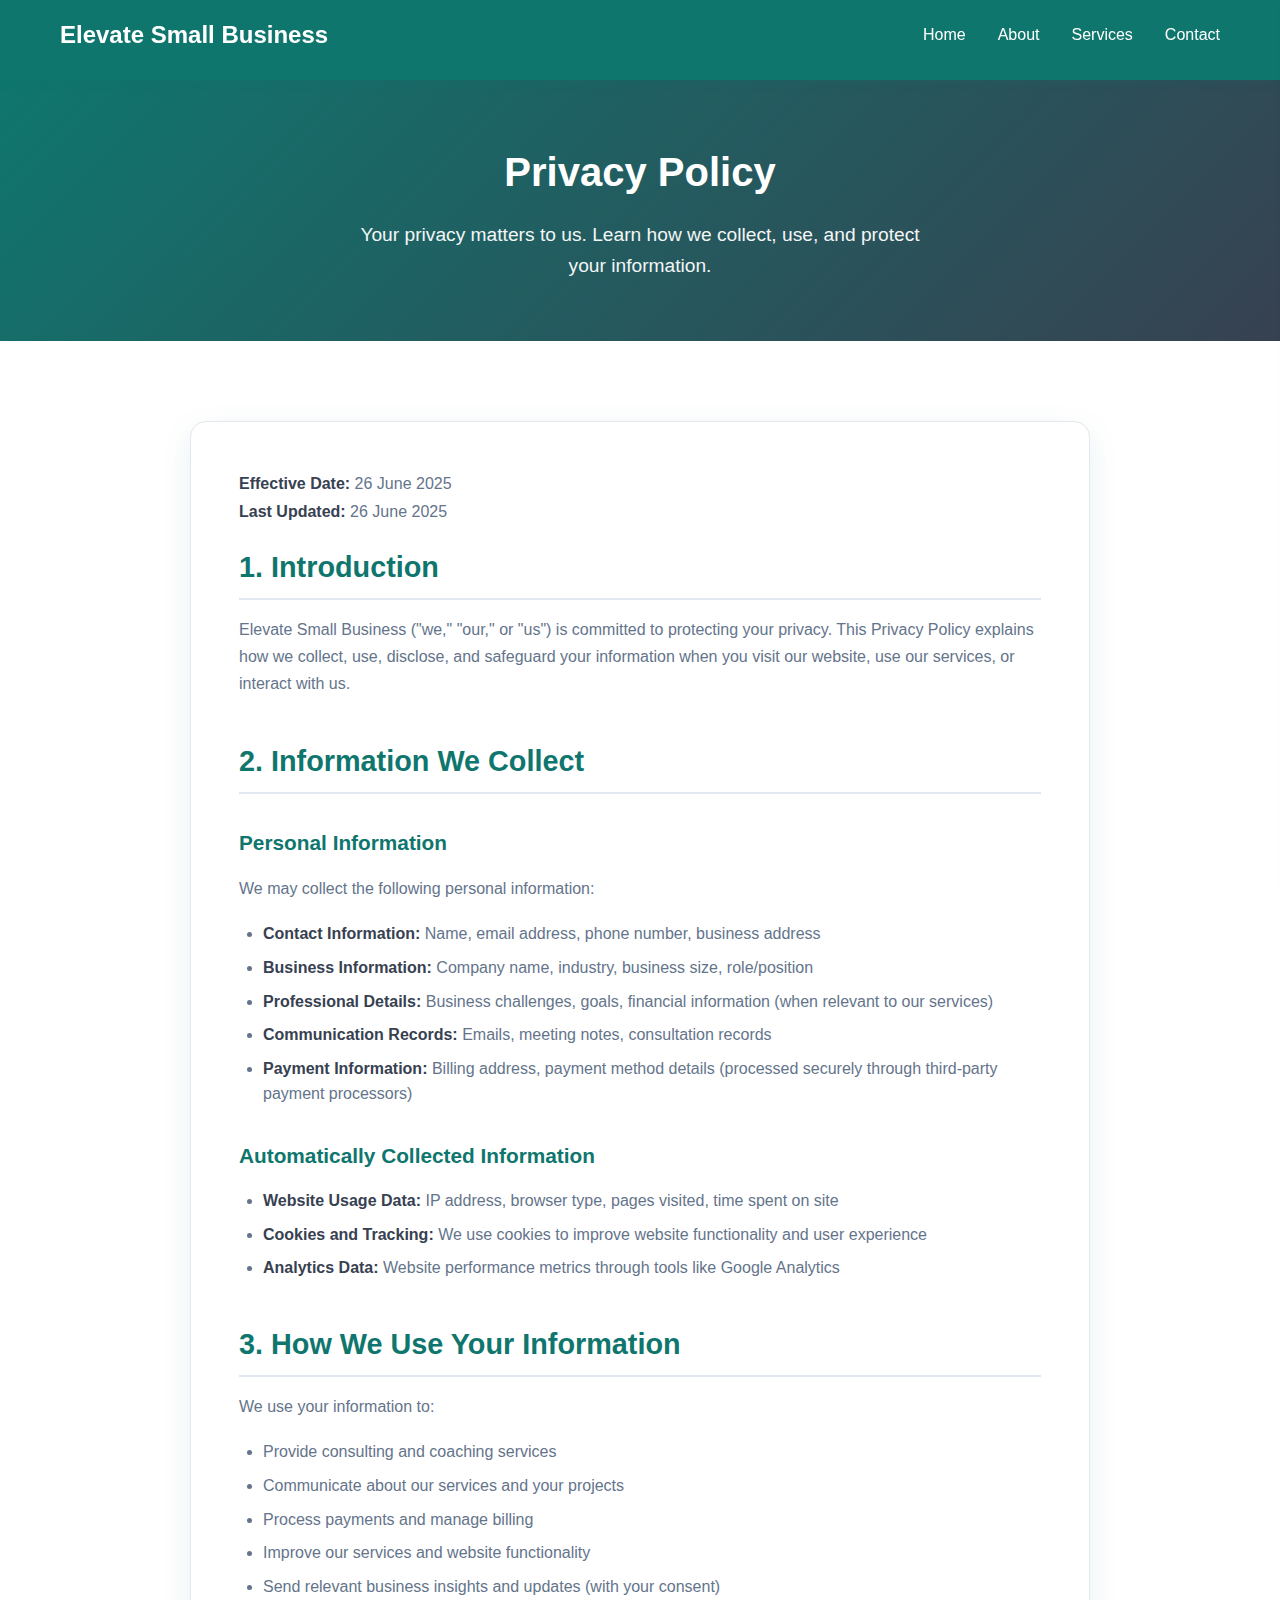
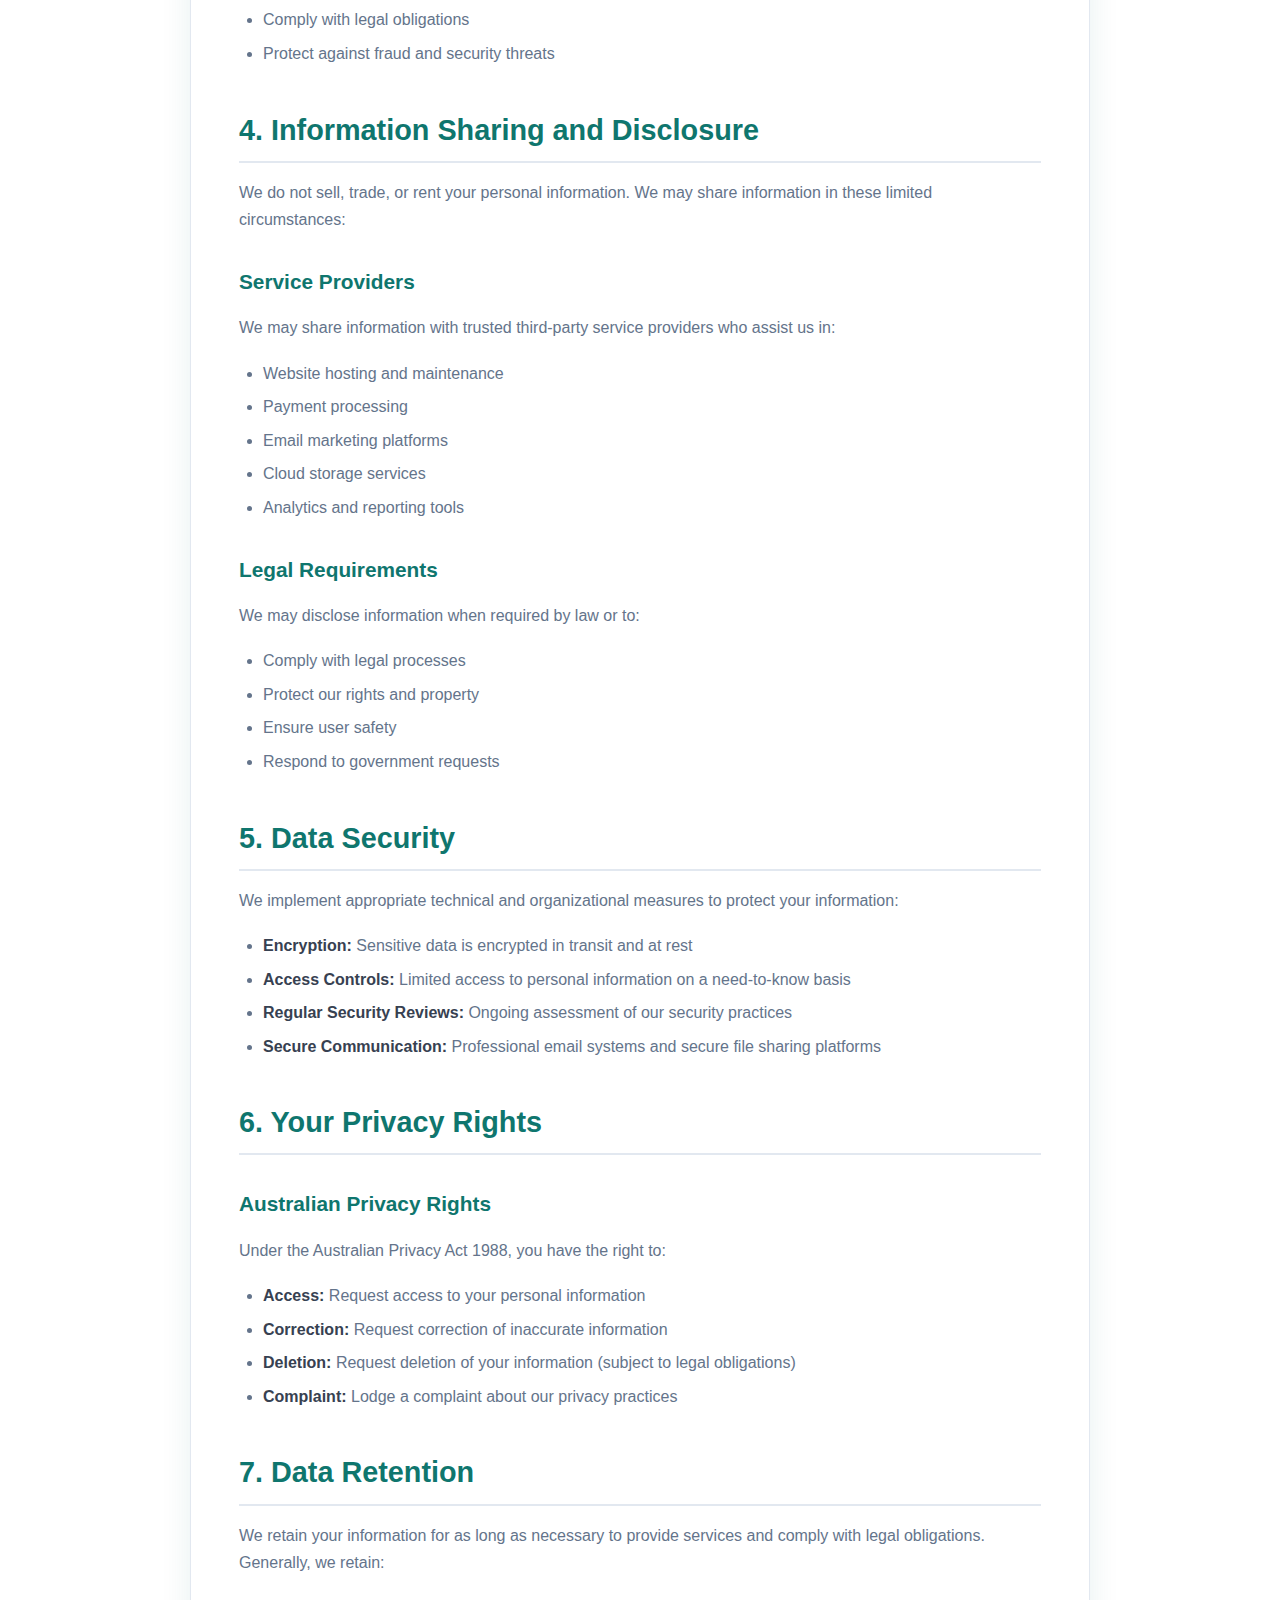
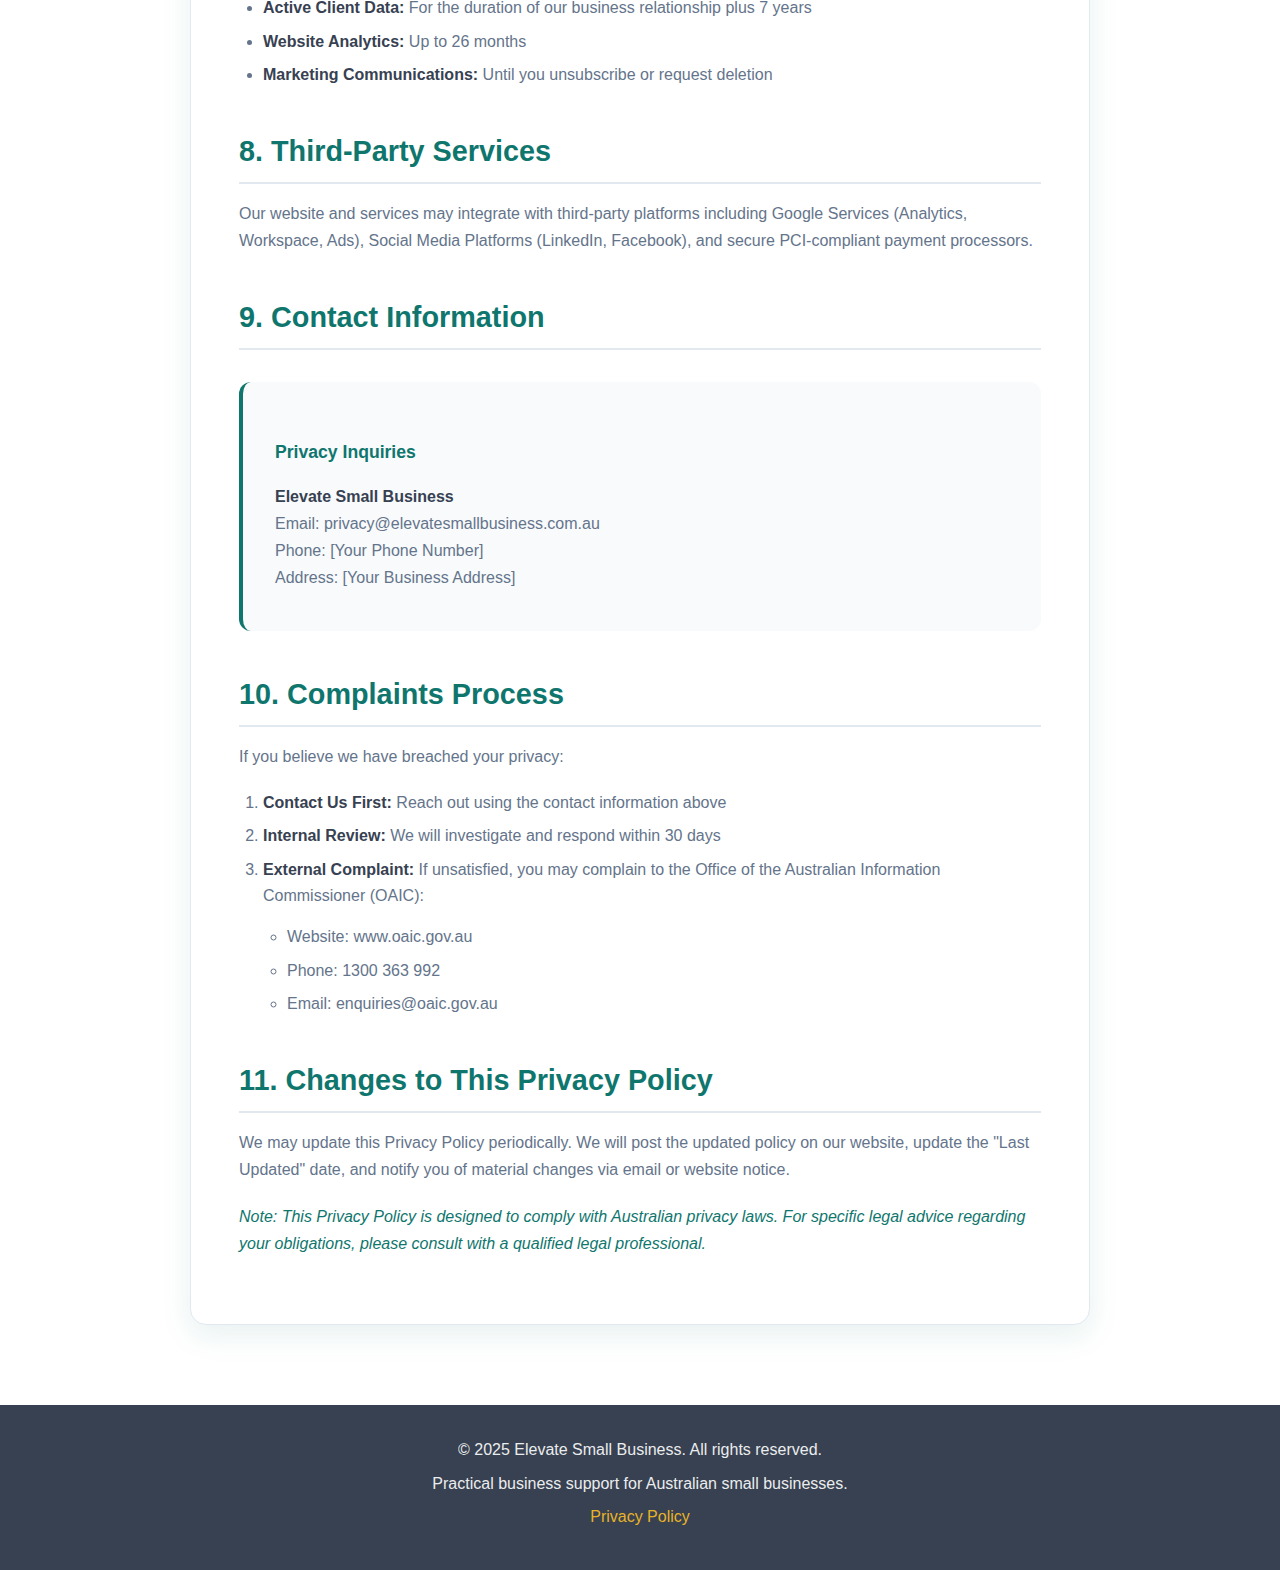
<file: pages/Privacy-Policy.html>
<!DOCTYPE html>
<html lang="en">
<head>
    <!-- Google tag (gtag.js) -->
    <script async src="https://www.googletagmanager.com/gtag/js?id=G-X0D980T1FJ"></script>
    <script>
      window.dataLayer = window.dataLayer || [];
      function gtag(){dataLayer.push(arguments);}
      gtag('js', new Date());
      gtag('config', 'G-X0D980T1FJ');
    </script>

    <!-- Performance Optimizations -->
    <link rel="preconnect" href="https://www.googletagmanager.com">
    <link rel="dns-prefetch" href="//www.googletagmanager.com">
    <meta http-equiv="X-UA-Compatible" content="IE=edge">
    
    <meta charset="UTF-8">
    <meta name="viewport" content="width=device-width, initial-scale=1.0">
    <title>Privacy Policy - Elevate Small Business</title>
    
    <!-- Embedded Stylesheet with Mobile Navigation -->
    <style>
        /* ===== ELEVATE SMALL BUSINESS BRAND COLORS ===== */
        :root {
            /* Core Brand Colors */
            --teal-primary: #0f766e;
            --gray-secondary: #374151;
            
            /* Strategic Accents */
            --amber-action: #d97706;
            --gold-highlight: #fbbf24;
            
            /* Supporting Colors */
            --gray-text: #64748b;
            --gray-light: #e2e8f0;
            --white-clean: #f8fafc;
            --white-pure: #ffffff;
        }

        /* Reset and Base Styles */
        * {
            margin: 0;
            padding: 0;
            box-sizing: border-box;
        }

        body {
            font-family: Arial, sans-serif;
            line-height: 1.6;
            color: var(--gray-text);
            background-color: var(--white-clean);
            margin: 0;
            padding-top: 80px;
        }

        .container {
            max-width: 1200px;
            margin: 0 auto;
            padding: 0 20px;
        }

        /* ===== NAVIGATION WITH MOBILE SUPPORT ===== */
        nav {
            background: var(--teal-primary);
            box-shadow: 0 2px 10px rgba(15, 118, 110, 0.15);
            position: fixed;
            width: 100%;
            top: 0;
            z-index: 1000;
            height: 80px;
        }

        nav .container {
            display: flex;
            justify-content: space-between;
            align-items: center;
            padding: 1rem 20px;
        }

        .logo h2 {
            color: var(--white-pure);
            font-size: 1.5rem;
            font-weight: bold;
        }

        .nav-links {
            display: flex;
            list-style: none;
            gap: 2rem;
        }

        .nav-links a {
            text-decoration: none;
            color: var(--white-pure);
            font-weight: 500;
            transition: color 0.3s ease;
        }

        .nav-links a:hover {
            color: var(--gold-highlight);
        }

        .nav-links a.active {
            color: var(--gold-highlight);
            font-weight: bold;
        }

        /* Mobile Menu Button */
        .mobile-menu-btn {
            display: none;
            background: none;
            border: none;
            color: var(--white-pure);
            font-size: 1.5rem;
            cursor: pointer;
            padding: 8px;
            border-radius: 4px;
            transition: background-color 0.3s ease;
            z-index: 1003;
        }

        .mobile-menu-btn:hover {
            background-color: rgba(255, 255, 255, 0.1);
        }

        /* Mobile Menu Overlay */
        .mobile-menu-overlay {
            display: none;
            position: fixed;
            top: 0;
            left: 0;
            width: 100%;
            height: 100%;
            background-color: rgba(0, 0, 0, 0.5);
            z-index: 1001;
            opacity: 0;
            visibility: hidden;
            transition: opacity 0.3s ease, visibility 0.3s ease;
        }

        .mobile-menu-overlay.active {
            opacity: 1;
            visibility: visible;
        }

        /* Mobile Menu */
        .mobile-menu {
            position: fixed;
            top: 0;
            right: -300px;
            width: 280px;
            height: 100%;
            background: var(--white-pure);
            z-index: 1002;
            transition: right 0.3s ease;
            box-shadow: -4px 0 20px rgba(0, 0, 0, 0.1);
        }

        .mobile-menu.active {
            right: 0;
        }

        .mobile-menu-header {
            background: var(--teal-primary);
            color: var(--white-pure);
            padding: 1rem;
            display: flex;
            justify-content: space-between;
            align-items: center;
            height: 80px;
        }

        .mobile-menu-header h3 {
            font-size: 1.2rem;
            font-weight: bold;
        }

        .mobile-menu-close {
            background: none;
            border: none;
            color: var(--white-pure);
            font-size: 1.5rem;
            cursor: pointer;
            padding: 8px;
            border-radius: 4px;
            transition: background-color 0.3s ease;
        }

        .mobile-menu-close:hover {
            background-color: rgba(255, 255, 255, 0.1);
        }

        .mobile-nav-links {
            list-style: none;
            padding: 0;
            margin: 0;
        }

        .mobile-nav-links li {
            border-bottom: 1px solid var(--gray-light);
        }

        .mobile-nav-links a {
            display: block;
            padding: 1rem 1.5rem;
            text-decoration: none;
            color: var(--gray-secondary);
            font-weight: 500;
            transition: all 0.3s ease;
        }

        .mobile-nav-links a:hover {
            background-color: var(--white-clean);
            color: var(--teal-primary);
            padding-left: 2rem;
        }

        .mobile-nav-links a.active {
            background-color: var(--teal-primary);
            color: var(--white-pure);
        }

        .mobile-nav-links a.active:hover {
            background-color: var(--teal-primary);
            color: var(--white-pure);
            padding-left: 1.5rem;
        }

        /* Prevent scrolling when mobile menu is open */
        body.menu-open {
            overflow: hidden;
        }

        /* ===== PRIVACY POLICY HERO ===== */
        .privacy-hero {
            background: linear-gradient(135deg, var(--teal-primary) 0%, var(--gray-secondary) 100%);
            color: var(--white-pure);
            padding: 60px 0;
            text-align: center;
        }

        .privacy-hero h1 {
            font-size: 2.5rem;
            margin-bottom: 1rem;
            font-weight: bold;
        }

        .privacy-hero p {
            font-size: 1.2rem;
            opacity: 0.95;
            line-height: 1.6;
            max-width: 600px;
            margin: 0 auto;
        }

        /* ===== PRIVACY POLICY CONTENT ===== */
        .privacy-content {
            padding: 80px 0;
            background: var(--white-pure);
        }

        .privacy-wrapper {
            max-width: 900px;
            margin: 0 auto;
            background: var(--white-pure);
            padding: 3rem;
            border-radius: 16px;
            box-shadow: 0 10px 30px rgba(15, 118, 110, 0.1);
            border: 1px solid var(--gray-light);
        }

        .privacy-wrapper h2 {
            color: var(--teal-primary);
            font-size: 1.8rem;
            margin: 2.5rem 0 1rem 0;
            font-weight: bold;
            border-bottom: 2px solid var(--gray-light);
            padding-bottom: 0.5rem;
        }

        .privacy-wrapper h2:first-of-type {
            margin-top: 0;
        }

        .privacy-wrapper h3 {
            color: var(--teal-primary);
            font-size: 1.3rem;
            margin: 2rem 0 1rem 0;
            font-weight: 600;
        }

        .privacy-wrapper h4 {
            color: var(--gray-secondary);
            font-size: 1.1rem;
            margin: 1.5rem 0 0.8rem 0;
            font-weight: 600;
        }

        .privacy-wrapper p {
            margin-bottom: 1.2rem;
            line-height: 1.7;
            color: var(--gray-text);
        }

        .privacy-wrapper ul, .privacy-wrapper ol {
            margin: 1rem 0 1.5rem 1.5rem;
            color: var(--gray-text);
        }

        .privacy-wrapper li {
            margin-bottom: 0.5rem;
            line-height: 1.6;
        }

        .privacy-wrapper strong {
            color: var(--gray-secondary);
            font-weight: 600;
        }

        .privacy-wrapper em {
            color: var(--teal-primary);
            font-style: italic;
        }

        /* ===== CONTACT INFO BOX ===== */
        .contact-box {
            background: var(--white-clean);
            padding: 2rem;
            border-radius: 12px;
            border-left: 4px solid var(--teal-primary);
            margin: 2rem 0;
        }

        .contact-box h4 {
            color: var(--teal-primary);
            margin-bottom: 1rem;
            font-weight: bold;
        }

        .contact-box p {
            margin-bottom: 0.5rem;
            color: var(--gray-text);
        }

        /* ===== BACK TO TOP BUTTON ===== */
        .back-to-top {
            position: fixed;
            bottom: 30px;
            right: 30px;
            background: var(--teal-primary);
            color: var(--white-pure);
            border: none;
            border-radius: 50%;
            width: 50px;
            height: 50px;
            font-size: 1.2rem;
            cursor: pointer;
            box-shadow: 0 4px 15px rgba(15, 118, 110, 0.3);
            transition: all 0.3s ease;
            z-index: 999;
        }

        .back-to-top:hover {
            background: var(--amber-action);
            transform: translateY(-3px);
            box-shadow: 0 6px 20px rgba(217, 119, 6, 0.4);
        }

        /* ===== FOOTER ===== */
        footer {
            background: var(--gray-secondary);
            color: var(--white-pure);
            text-align: center;
            padding: 2rem 0;
        }

        footer p {
            margin-bottom: 0.5rem;
            opacity: 0.9;
        }

        footer a {
            color: var(--gold-highlight);
            text-decoration: none;
        }

        footer a:hover {
            text-decoration: underline;
        }

        /* ===== TABLE STYLING ===== */
        table {
            width: 100%;
            border-collapse: collapse;
            margin: 2rem 0;
            background: var(--white-pure);
            border-radius: 8px;
            overflow: hidden;
            box-shadow: 0 2px 10px rgba(15, 118, 110, 0.1);
        }

        th, td {
            padding: 1rem;
            text-align: left;
            border-bottom: 1px solid var(--gray-light);
        }

        th {
            background: var(--teal-primary);
            color: var(--white-pure);
            font-weight: bold;
        }

        tr:hover {
            background: var(--white-clean);
        }

        /* ===== RESPONSIVE DESIGN ===== */
        @media (max-width: 768px) {
            /* Hide desktop navigation and show mobile menu */
            .nav-links {
                display: none;
            }
            
            .mobile-menu-btn {
                display: block;
            }
            
            .mobile-menu-overlay {
                display: block;
            }
            
            .privacy-hero h1 {
                font-size: 2rem;
            }
            
            .privacy-wrapper {
                padding: 2rem;
                margin: 0 1rem;
            }
            
            .privacy-wrapper h2 {
                font-size: 1.5rem;
            }
            
            .back-to-top {
                bottom: 20px;
                right: 20px;
                width: 45px;
                height: 45px;
            }
        }
    </style>
</head>
<body>
    <!-- Navigation -->
    <nav>
        <div class="container">
            <div class="logo">
                <h2>Elevate Small Business</h2>
            </div>
            <ul class="nav-links">
                <li><a href="../index.html">Home</a></li>
                <li><a href="about.html">About</a></li>
                <li><a href="services.html">Services</a></li>
                <li><a href="contact.html">Contact</a></li>
            </ul>
            
            <!-- Mobile Menu Button -->
            <button class="mobile-menu-btn" id="mobileMenuBtn">
                ☰
            </button>
        </div>
    </nav>

    <!-- Mobile Menu Overlay -->
    <div class="mobile-menu-overlay" id="mobileMenuOverlay"></div>

    <!-- Mobile Menu -->
    <div class="mobile-menu" id="mobileMenu">
        <div class="mobile-menu-header">
            <h3>Menu</h3>
            <button class="mobile-menu-close" id="mobileMenuClose">
                ✕
            </button>
        </div>
        <ul class="mobile-nav-links">
            <li><a href="../index.html">Home</a></li>
            <li><a href="about.html">About</a></li>
            <li><a href="services.html">Services</a></li>
            <li><a href="contact.html">Contact</a></li>
        </ul>
    </div>

    <!-- Privacy Policy Hero -->
    <section class="privacy-hero">
        <div class="container">
            <h1>Privacy Policy</h1>
            <p>Your privacy matters to us. Learn how we collect, use, and protect your information.</p>
        </div>
    </section>

    <!-- Privacy Policy Content -->
    <section class="privacy-content">
        <div class="container">
            <div class="privacy-wrapper">
                <p><strong>Effective Date:</strong> 26 June 2025<br>
                <strong>Last Updated:</strong> 26 June 2025</p>

                <h2>1. Introduction</h2>
                <p>Elevate Small Business ("we," "our," or "us") is committed to protecting your privacy. This Privacy Policy explains how we collect, use, disclose, and safeguard your information when you visit our website, use our services, or interact with us.</p>

                <h2>2. Information We Collect</h2>
                
                <h3>Personal Information</h3>
                <p>We may collect the following personal information:</p>
                <ul>
                    <li><strong>Contact Information:</strong> Name, email address, phone number, business address</li>
                    <li><strong>Business Information:</strong> Company name, industry, business size, role/position</li>
                    <li><strong>Professional Details:</strong> Business challenges, goals, financial information (when relevant to our services)</li>
                    <li><strong>Communication Records:</strong> Emails, meeting notes, consultation records</li>
                    <li><strong>Payment Information:</strong> Billing address, payment method details (processed securely through third-party payment processors)</li>
                </ul>

                <h3>Automatically Collected Information</h3>
                <ul>
                    <li><strong>Website Usage Data:</strong> IP address, browser type, pages visited, time spent on site</li>
                    <li><strong>Cookies and Tracking:</strong> We use cookies to improve website functionality and user experience</li>
                    <li><strong>Analytics Data:</strong> Website performance metrics through tools like Google Analytics</li>
                </ul>

                <h2>3. How We Use Your Information</h2>
                <p>We use your information to:</p>
                <ul>
                    <li>Provide consulting and coaching services</li>
                    <li>Communicate about our services and your projects</li>
                    <li>Process payments and manage billing</li>
                    <li>Improve our services and website functionality</li>
                    <li>Send relevant business insights and updates (with your consent)</li>
                    <li>Comply with legal obligations</li>
                    <li>Protect against fraud and security threats</li>
                </ul>

                <h2>4. Information Sharing and Disclosure</h2>
                <p>We do not sell, trade, or rent your personal information. We may share information in these limited circumstances:</p>

                <h3>Service Providers</h3>
                <p>We may share information with trusted third-party service providers who assist us in:</p>
                <ul>
                    <li>Website hosting and maintenance</li>
                    <li>Payment processing</li>
                    <li>Email marketing platforms</li>
                    <li>Cloud storage services</li>
                    <li>Analytics and reporting tools</li>
                </ul>

                <h3>Legal Requirements</h3>
                <p>We may disclose information when required by law or to:</p>
                <ul>
                    <li>Comply with legal processes</li>
                    <li>Protect our rights and property</li>
                    <li>Ensure user safety</li>
                    <li>Respond to government requests</li>
                </ul>

                <h2>5. Data Security</h2>
                <p>We implement appropriate technical and organizational measures to protect your information:</p>
                <ul>
                    <li><strong>Encryption:</strong> Sensitive data is encrypted in transit and at rest</li>
                    <li><strong>Access Controls:</strong> Limited access to personal information on a need-to-know basis</li>
                    <li><strong>Regular Security Reviews:</strong> Ongoing assessment of our security practices</li>
                    <li><strong>Secure Communication:</strong> Professional email systems and secure file sharing platforms</li>
                </ul>

                <h2>6. Your Privacy Rights</h2>
                
                <h3>Australian Privacy Rights</h3>
                <p>Under the Australian Privacy Act 1988, you have the right to:</p>
                <ul>
                    <li><strong>Access:</strong> Request access to your personal information</li>
                    <li><strong>Correction:</strong> Request correction of inaccurate information</li>
                    <li><strong>Deletion:</strong> Request deletion of your information (subject to legal obligations)</li>
                    <li><strong>Complaint:</strong> Lodge a complaint about our privacy practices</li>
                </ul>

                <h2>7. Data Retention</h2>
                <p>We retain your information for as long as necessary to provide services and comply with legal obligations. Generally, we retain:</p>
                <ul>
                    <li><strong>Active Client Data:</strong> For the duration of our business relationship plus 7 years</li>
                    <li><strong>Website Analytics:</strong> Up to 26 months</li>
                    <li><strong>Marketing Communications:</strong> Until you unsubscribe or request deletion</li>
                </ul>

                <h2>8. Third-Party Services</h2>
                <p>Our website and services may integrate with third-party platforms including Google Services (Analytics, Workspace, Ads), Social Media Platforms (LinkedIn, Facebook), and secure PCI-compliant payment processors.</p>

                <h2>9. Contact Information</h2>
                <div class="contact-box">
                    <h4>Privacy Inquiries</h4>
                    <p><strong>Elevate Small Business</strong><br>
                    Email: privacy@elevatesmallbusiness.com.au<br>
                    Phone: [Your Phone Number]<br>
                    Address: [Your Business Address]</p>
                </div>

                <h2>10. Complaints Process</h2>
                <p>If you believe we have breached your privacy:</p>
                <ol>
                    <li><strong>Contact Us First:</strong> Reach out using the contact information above</li>
                    <li><strong>Internal Review:</strong> We will investigate and respond within 30 days</li>
                    <li><strong>External Complaint:</strong> If unsatisfied, you may complain to the Office of the Australian Information Commissioner (OAIC):
                        <ul>
                            <li>Website: www.oaic.gov.au</li>
                            <li>Phone: 1300 363 992</li>
                            <li>Email: enquiries@oaic.gov.au</li>
                        </ul>
                    </li>
                </ol>

                <h2>11. Changes to This Privacy Policy</h2>
                <p>We may update this Privacy Policy periodically. We will post the updated policy on our website, update the "Last Updated" date, and notify you of material changes via email or website notice.</p>

                <p><em>Note: This Privacy Policy is designed to comply with Australian privacy laws. For specific legal advice regarding your obligations, please consult with a qualified legal professional.</em></p>
            </div>
        </div>
    </section>

    <!-- Footer -->
    <footer>
        <div class="container">
            <p>&copy; 2025 Elevate Small Business. All rights reserved.</p>
            <p>Practical business support for Australian small businesses.</p>
            <p><a href="/pages/Privacy-Policy.html">Privacy Policy</a></p>
        </div>
    </footer>

    <!-- Back to Top Button -->
    <button class="back-to-top" onclick="scrollToTop()" id="backToTop">↑</button>

    <script>
        // Mobile Menu Functionality
        const mobileMenuBtn = document.getElementById('mobileMenuBtn');
        const mobileMenuClose = document.getElementById('mobileMenuClose');
        const mobileMenu = document.getElementById('mobileMenu');
        const mobileMenuOverlay = document.getElementById('mobileMenuOverlay');
        const body = document.body;

        // Open mobile menu
        function openMobileMenu() {
            mobileMenu.classList.add('active');
            mobileMenuOverlay.classList.add('active');
            body.classList.add('menu-open');
        }

        // Close mobile menu
        function closeMobileMenu() {
            mobileMenu.classList.remove('active');
            mobileMenuOverlay.classList.remove('active');
            body.classList.remove('menu-open');
        }

        // Event listeners
        mobileMenuBtn.addEventListener('click', openMobileMenu);
        mobileMenuClose.addEventListener('click', closeMobileMenu);
        mobileMenuOverlay.addEventListener('click', closeMobileMenu);

        // Close menu when clicking on a nav link
        const mobileNavLinks = document.querySelectorAll('.mobile-nav-links a');
        mobileNavLinks.forEach(link => {
            link.addEventListener('click', () => {
                closeMobileMenu();
            });
        });

        // Close menu on escape key
        document.addEventListener('keydown', (e) => {
            if (e.key === 'Escape' && mobileMenu.classList.contains('active')) {
                closeMobileMenu();
            }
        });

        // Back to top functionality
        function scrollToTop() {
            window.scrollTo({
                top: 0,
                behavior: 'smooth'
            });
        }

        // Show/hide back to top button
        window.addEventListener('scroll', function() {
            const backToTop = document.getElementById('backToTop');
            if (window.pageYOffset > 300) {
                backToTop.style.display = 'block';
            } else {
                backToTop.style.display = 'none';
            }
        });

        // Initially hide the button
        document.getElementById('backToTop').style.display = 'none';
    </script>
</body>
</html>
</file>
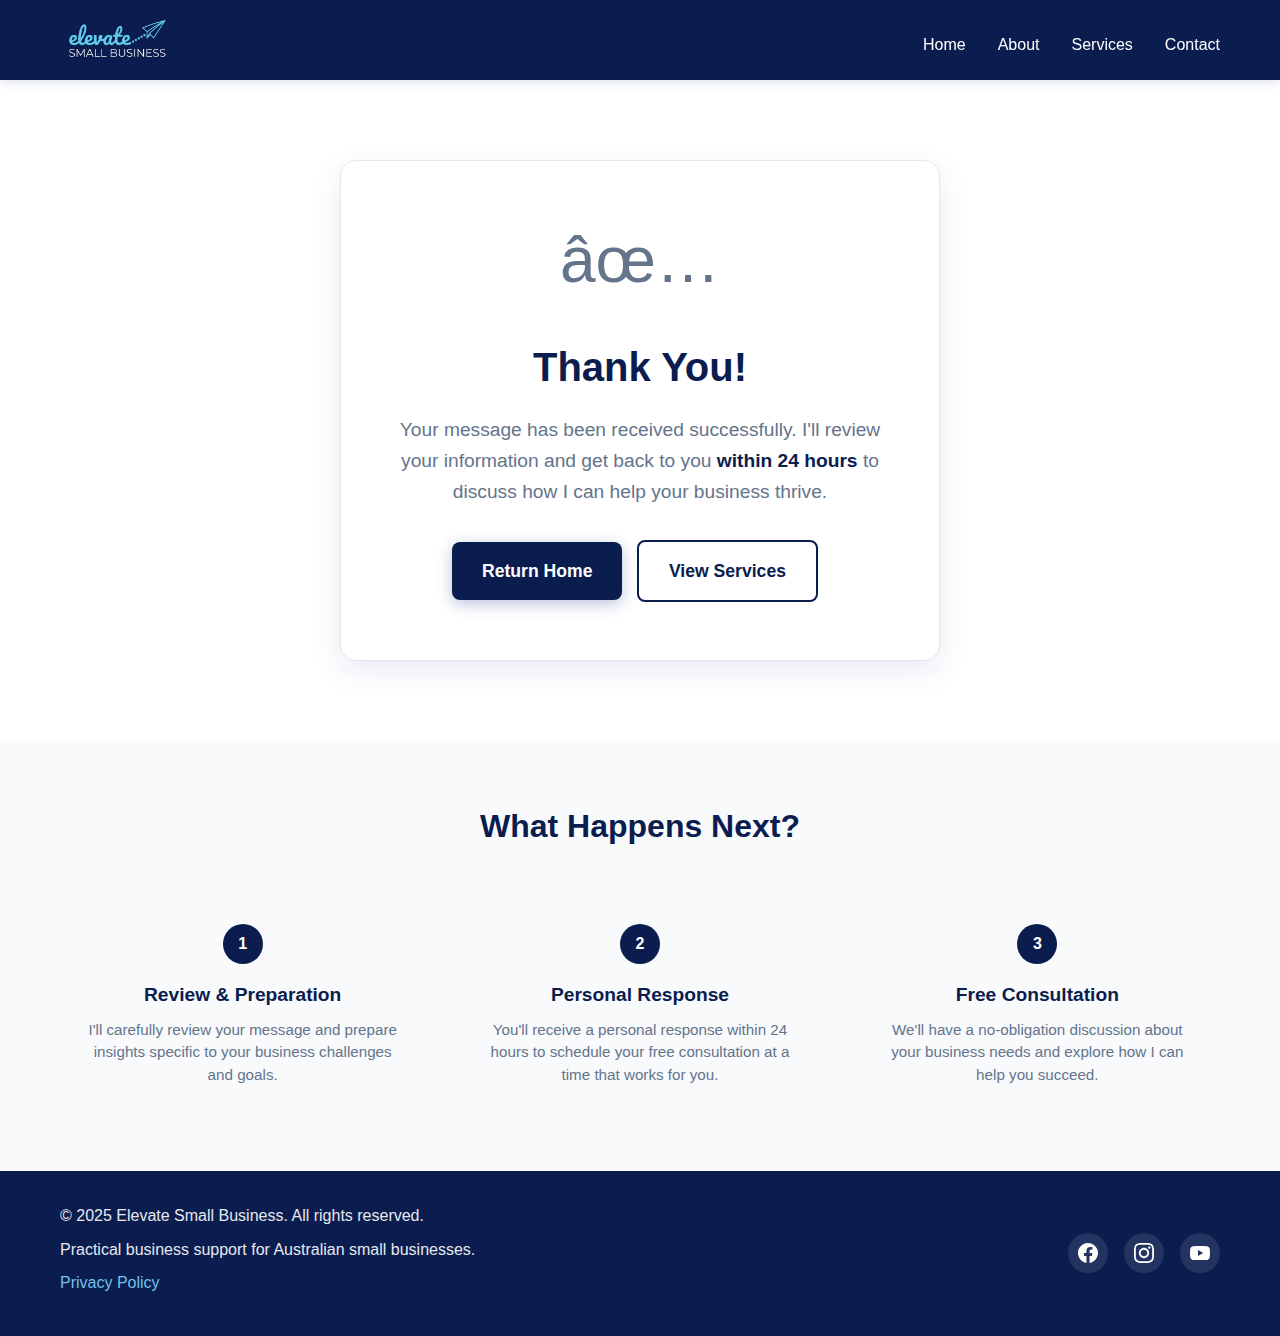
<file: pages/Thankyou.html>
<!DOCTYPE html>
<html lang="en">
<head>
    <link rel="apple-touch-icon" sizes="180x180" href="/apple-touch-icon.png">
    <link rel="icon" type="image/png" sizes="32x32" href="/favicon-32x32.png">
    <link rel="icon" type="image/png" sizes="16x16" href="/favicon-16x16.png">
    <link rel="manifest" href="/site.webmanifest">

    <!-- Google tag (gtag.js) -->
    <script async src="https://www.googletagmanager.com/gtag/js?id=G-X0D980T1FJ"></script>
    <script>
      window.dataLayer = window.dataLayer || [];
      function gtag(){dataLayer.push(arguments);}
      gtag('js', new Date());
      gtag('config', 'G-X0D980T1FJ');
    </script>

    <!-- Meta Pixel Code -->
    <script>
      !function(f,b,e,v,n,t,s){if(f.fbq)return;n=f.fbq=function(){n.callMethod?n.callMethod.apply(n,arguments):n.queue.push(arguments)};if(!f._fbq)f._fbq=n;n.push=n;n.loaded=!0;n.version='2.0';n.queue=[];t=b.createElement(e);t.async=!0;t.src=v;s=b.getElementsByTagName(e)[0];s.parentNode.insertBefore(t,s)}(window,document,'script','https://connect.facebook.net/en_US/fbevents.js'); 
      fbq('init', '1838277250445145'); 
      fbq('track', 'PageView');
      fbq('track', 'Contact');
    </script>
    <noscript> 
      <img height="1" width="1" src="https://www.facebook.com/tr?id=1838277250445145&ev=PageView&noscript=1"/>
    </noscript>
    <!-- End Meta Pixel Code -->

    <!-- Performance Optimizations -->
    <link rel="preconnect" href="https://www.googletagmanager.com">
    <link rel="dns-prefetch" href="//www.googletagmanager.com">
    <meta http-equiv="X-UA-Compatible" content="IE=edge">
    
    <!-- Basic Meta Tags -->
    <meta charset="UTF-8">
    <meta name="viewport" content="width=device-width, initial-scale=1.0">
    
    <!-- SEO Meta Tags -->
    <title>Thank You - Message Received | Elevate Small Business</title>
    <meta name="description" content="Thank you for contacting Elevate Small Business. Your message has been received and we'll respond within 24 hours.">
    <meta name="robots" content="noindex, follow">
    
    <!-- Embedded Stylesheet -->
    <style>
        /* ===== ELEVATE SMALL BUSINESS BRAND COLORS ===== */
        :root {
            /* Core Brand Colors */
            --navy-primary: #0b1d4f;
            --light-blue-secondary: #7dd3fc;
            
            /* Strategic Accents */
            --navy-action: #0b1d4f;
            --light-blue-highlight: #7dd3fc;
            
            /* Supporting Colors */
            --gray-text: #64748b;
            --gray-light: #e2e8f0;
            --white-clean: #f8fafc;
            --white-pure: #ffffff;
        }

        /* Reset and Base Styles */
        * {
            margin: 0;
            padding: 0;
            box-sizing: border-box;
        }

        body {
            font-family: Arial, sans-serif;
            line-height: 1.6;
            color: var(--gray-text);
            background-color: var(--white-clean);
            margin: 0;
            padding-top: 80px;
        }

        .container {
            max-width: 1200px;
            margin: 0 auto;
            padding: 0 20px;
        }

        /* ===== NAVIGATION ===== */
        nav {
            background: var(--navy-primary);
            box-shadow: 0 2px 10px rgba(30, 58, 138, 0.15);
            position: fixed;
            width: 100%;
            top: 0;
            z-index: 1000;
            height: 80px;
        }

        nav .container {
            display: flex;
            justify-content: space-between;
            align-items: center;
            padding: 1rem 20px;
        }

        .logo-img {
            height: 50px;
            width: auto;
            max-width: 200px;
        }

        .nav-links {
            display: flex;
            list-style: none;
            gap: 2rem;
        }

        .nav-links a {
            text-decoration: none;
            color: var(--white-pure);
            font-weight: 500;
            transition: color 0.3s ease;
        }

        .nav-links a:hover {
            color: var(--light-blue-highlight);
        }

        /* Mobile Menu Button */
        .mobile-menu-btn {
            display: none;
            background: none;
            border: none;
            color: var(--white-pure);
            font-size: 1.5rem;
            cursor: pointer;
            padding: 8px;
            border-radius: 4px;
            transition: background-color 0.3s ease;
        }

        .mobile-menu-btn:hover {
            background-color: rgba(255, 255, 255, 0.1);
        }

        /* ===== THANK YOU SECTION ===== */
        .thank-you-section {
            min-height: 70vh;
            display: flex;
            align-items: center;
            justify-content: center;
            padding: 80px 0;
            background: var(--white-pure);
        }

        .thank-you-content {
            text-align: center;
            max-width: 600px;
            margin: 0 auto;
            padding: 3rem;
            background: var(--white-pure);
            border-radius: 16px;
            box-shadow: 0 10px 30px rgba(30, 58, 138, 0.1);
            border: 1px solid var(--gray-light);
        }

        .success-icon {
            font-size: 4rem;
            margin-bottom: 1.5rem;
            display: block;
        }

        .thank-you-content h1 {
            color: var(--navy-primary);
            font-size: 2.5rem;
            margin-bottom: 1rem;
            font-weight: bold;
        }

        .thank-you-content p {
            color: var(--gray-text);
            font-size: 1.2rem;
            line-height: 1.6;
            margin-bottom: 2rem;
        }

        .thank-you-content .highlight {
            color: var(--navy-primary);
            font-weight: 600;
        }

        /* ===== BUTTONS ===== */
        .cta-button {
            display: inline-block;
            background: var(--navy-action);
            color: var(--white-pure);
            padding: 15px 30px;
            text-decoration: none;
            border-radius: 8px;
            font-weight: bold;
            font-size: 1.1rem;
            transition: all 0.3s ease;
            box-shadow: 0 4px 15px rgba(30, 58, 138, 0.3);
            margin: 0 10px 10px 0;
        }

        .cta-button:hover {
            background: #1a365d;
            transform: translateY(-2px);
            box-shadow: 0 6px 20px rgba(30, 58, 138, 0.4);
        }

        .secondary-button {
            display: inline-block;
            background: transparent;
            color: var(--navy-primary);
            padding: 15px 30px;
            text-decoration: none;
            border: 2px solid var(--navy-primary);
            border-radius: 8px;
            font-weight: bold;
            font-size: 1.1rem;
            transition: all 0.3s ease;
            margin: 0 10px 10px 0;
        }

        .secondary-button:hover {
            background: var(--navy-primary);
            color: var(--white-pure);
        }

        /* ===== NEXT STEPS SECTION ===== */
        .next-steps {
            padding: 60px 0;
            background: var(--white-clean);
        }

        .steps-grid {
            display: grid;
            grid-template-columns: repeat(auto-fit, minmax(250px, 1fr));
            gap: 2rem;
            text-align: center;
        }

        .step-item {
            padding: 1.5rem;
        }

        .step-number {
            display: inline-block;
            width: 40px;
            height: 40px;
            background: var(--navy-primary);
            color: var(--white-pure);
            border-radius: 50%;
            line-height: 40px;
            font-weight: bold;
            margin-bottom: 1rem;
        }

        .step-item h3 {
            color: var(--navy-primary);
            margin-bottom: 0.5rem;
            font-size: 1.2rem;
            font-weight: bold;
        }

        .step-item p {
            color: var(--gray-text);
            font-size: 0.95rem;
            line-height: 1.5;
        }

        /* ===== FOOTER ===== */
        footer {
            background: var(--navy-primary);
            color: var(--white-pure);
            padding: 2rem 0;
        }

        .footer-content {
            max-width: 1200px;
            margin: 0 auto;
            padding: 0 20px;
            display: flex;
            justify-content: space-between;
            align-items: center;
            flex-wrap: wrap;
            gap: 2rem;
        }

        .footer-info {
            text-align: left;
        }

        .footer-info p {
            margin-bottom: 0.5rem;
            opacity: 0.9;
        }

        .footer-info a {
            color: var(--light-blue-highlight);
            text-decoration: none;
        }

        .footer-info a:hover {
            text-decoration: underline;
        }

        .social-section {
            display: flex;
            align-items: center;
        }

        .social-links {
            display: flex;
            gap: 1rem;
        }

        .social-link {
            display: flex;
            align-items: center;
            justify-content: center;
            width: 40px;
            height: 40px;
            border-radius: 50%;
            background: rgba(255, 255, 255, 0.1);
            transition: all 0.3s ease;
            text-decoration: none;
        }

        .social-link svg {
            width: 20px;
            height: 20px;
            fill: var(--white-pure);
            transition: fill 0.3s ease;
        }

        .social-link.facebook:hover {
            background: #1877f2;
            transform: translateY(-2px);
        }

        .social-link.instagram:hover {
            background: linear-gradient(45deg, #f09433 0%, #e6683c 25%, #dc2743 50%, #cc2366 75%, #bc1888 100%);
            transform: translateY(-2px);
        }

        .social-link.youtube:hover {
            background: #ff0000;
            transform: translateY(-2px);
        }

        /* ===== RESPONSIVE DESIGN ===== */
        @media (max-width: 768px) {
            .nav-links {
                display: none;
            }
            
            .mobile-menu-btn {
                display: block;
            }
            
            .thank-you-content {
                padding: 2rem;
                margin: 0 1rem;
            }
            
            .thank-you-content h1 {
                font-size: 2rem;
            }
            
            .thank-you-content p {
                font-size: 1.1rem;
            }
            
            .steps-grid {
                grid-template-columns: 1fr;
            }
            
            .cta-button, .secondary-button {
                display: block;
                margin: 10px 0;
                text-align: center;
            }
        }
    </style>
</head>

<body>
    <!-- Navigation -->
    <nav>
        <div class="container">
            <div class="logo">
                <img src="/images/Elevate Small Business - rectangle.jpg" alt="Elevate Small Business" class="logo-img">
            </div>
            <ul class="nav-links">
                <li><a href="/index.html">Home</a></li>
                <li><a href="/pages/about.html">About</a></li>
                <li><a href="/pages/services.html">Services</a></li>
                <li><a href="/pages/contact.html">Contact</a></li>
            </ul>
            
            <!-- Mobile Menu Button -->
            <button class="mobile-menu-btn" id="mobileMenuBtn">
                ☰
            </button>
        </div>
    </nav>

    <!-- Thank You Section -->
    <section class="thank-you-section">
        <div class="container">
            <div class="thank-you-content">
                <div class="success-icon">✅</div>
                <h1>Thank You!</h1>
                <p>Your message has been received successfully. I'll review your information and get back to you <span class="highlight">within 24 hours</span> to discuss how I can help your business thrive.</p>
                
                <div style="margin-top: 2rem;">
                    <a href="/index.html" class="cta-button">Return Home</a>
                    <a href="/pages/services.html" class="secondary-button">View Services</a>
                </div>
            </div>
        </div>
    </section>

    <!-- Next Steps Section -->
    <section class="next-steps">
        <div class="container">
            <h2 style="text-align: center; color: var(--navy-primary); margin-bottom: 3rem; font-size: 2rem;">What Happens Next?</h2>
            <div class="steps-grid">
                <div class="step-item">
                    <div class="step-number">1</div>
                    <h3>Review & Preparation</h3>
                    <p>I'll carefully review your message and prepare insights specific to your business challenges and goals.</p>
                </div>
                <div class="step-item">
                    <div class="step-number">2</div>
                    <h3>Personal Response</h3>
                    <p>You'll receive a personal response within 24 hours to schedule your free consultation at a time that works for you.</p>
                </div>
                <div class="step-item">
                    <div class="step-number">3</div>
                    <h3>Free Consultation</h3>
                    <p>We'll have a no-obligation discussion about your business needs and explore how I can help you succeed.</p>
                </div>
            </div>
        </div>
    </section>

    <!-- Footer -->
    <footer>
        <div class="footer-content">
            <div class="footer-info">
                <p>&copy; 2025 Elevate Small Business. All rights reserved.</p>
                <p>Practical business support for Australian small businesses.</p>
                <p><a href="/pages/Privacy-Policy.html">Privacy Policy</a></p>
            </div>
            <div class="social-section">
                <div class="social-links">
                    <a href="https://www.facebook.com/elevatesmallbusiness/" class="social-link facebook" target="_blank" rel="noopener noreferrer" aria-label="Follow us on Facebook">
                        <svg viewBox="0 0 24 24" xmlns="http://www.w3.org/2000/svg">
                            <path d="M24 12.073c0-6.627-5.373-12-12-12s-12 5.373-12 12c0 5.99 4.388 10.954 10.125 11.854v-8.385H7.078v-3.47h3.047V9.43c0-3.007 1.792-4.669 4.533-4.669 1.312 0 2.686.235 2.686.235v2.953H15.83c-1.491 0-1.956.925-1.956 1.874v2.25h3.328l-.532 3.47h-2.796v8.385C19.612 23.027 24 18.062 24 12.073z"/>
                        </svg>
                    </a>
                    <a href="https://www.instagram.com/elevatesmallbusiness_/" class="social-link instagram" target="_blank" rel="noopener noreferrer" aria-label="Follow us on Instagram">
                        <svg viewBox="0 0 24 24" xmlns="http://www.w3.org/2000/svg">
                            <path d="M12 2.163c3.204 0 3.584.012 4.85.07 3.252.148 4.771 1.691 4.919 4.919.058 1.265.069 1.645.069 4.849 0 3.205-.012 3.584-.069 4.849-.149 3.225-1.664 4.771-4.919 4.919-1.266.058-1.644.07-4.85.07-3.204 0-3.584-.012-4.849-.07-3.26-.149-4.771-1.699-4.919-4.92-.058-1.265-.07-1.644-.07-4.849 0-3.204.013-3.583.07-4.849.149-3.227 1.664-4.771 4.919-4.919 1.266-.057 1.645-.069 4.849-.069zm0-2.163c-3.259 0-3.667.014-4.947.072-4.358.2-6.78 2.618-6.98 6.98-.059 1.281-.073 1.689-.073 4.948 0 3.259.014 3.668.072 4.948.2 4.358 2.618 6.78 6.98 6.98 1.281.058 1.689.072 4.948.072 3.259 0 3.668-.014 4.948-.072 4.354-.2 6.782-2.618 6.979-6.98.059-1.28.073-1.689.073-4.948 0-3.259-.014-3.667-.072-4.947-.196-4.354-2.617-6.78-6.979-6.98-1.281-.059-1.69-.073-4.949-.073zm0 5.838c-3.403 0-6.162 2.759-6.162 6.162s2.759 6.163 6.162 6.163 6.162-2.759 6.162-6.163c0-3.403-2.759-6.162-6.162-6.162zm0 10.162c-2.209 0-4-1.79-4-4 0-2.209 1.791-4 4-4s4 1.791 4 4c0 2.21-1.791 4-4 4zm6.406-11.845c-.796 0-1.441.645-1.441 1.44s.645 1.44 1.441 1.44c.795 0 1.439-.645 1.439-1.44s-.644-1.44-1.439-1.44z"/>
                        </svg>
                    </a>
                    <a href="https://www.youtube.com/@ElevateSmallBusiness" class="social-link youtube" target="_blank" rel="noopener noreferrer" aria-label="Subscribe to our YouTube channel">
                        <svg viewBox="0 0 24 24" xmlns="http://www.w3.org/2000/svg">
                            <path d="M23.498 6.186a3.016 3.016 0 0 0-2.122-2.136C19.505 3.545 12 3.545 12 3.545s-7.505 0-9.377.505A3.017 3.017 0 0 0 .502 6.186C0 8.07 0 12 0 12s0 3.93.502 5.814a3.016 3.016 0 0 0 2.122 2.136c1.871.505 9.376.505 9.376.505s7.505 0 9.377-.505a3.015 3.015 0 0 0 2.122-2.136C24 15.93 24 12 24 12s0-3.93-.502-5.814zM9.545 15.568V8.432L15.818 12l-6.273 3.568z"/>
                        </svg>
                    </a>
                </div>
            </div>
        </div>
    </footer>

    <script>
        // Simple mobile menu functionality
        const mobileMenuBtn = document.getElementById('mobileMenuBtn');
        
        if (mobileMenuBtn) {
            mobileMenuBtn.addEventListener('click', function() {
                // Simple alert for mobile menu - you can enhance this later
                alert('Mobile menu - navigate to: Home, About, Services, or Contact');
            });
        }
    </script>
</body>
</html>
</file>
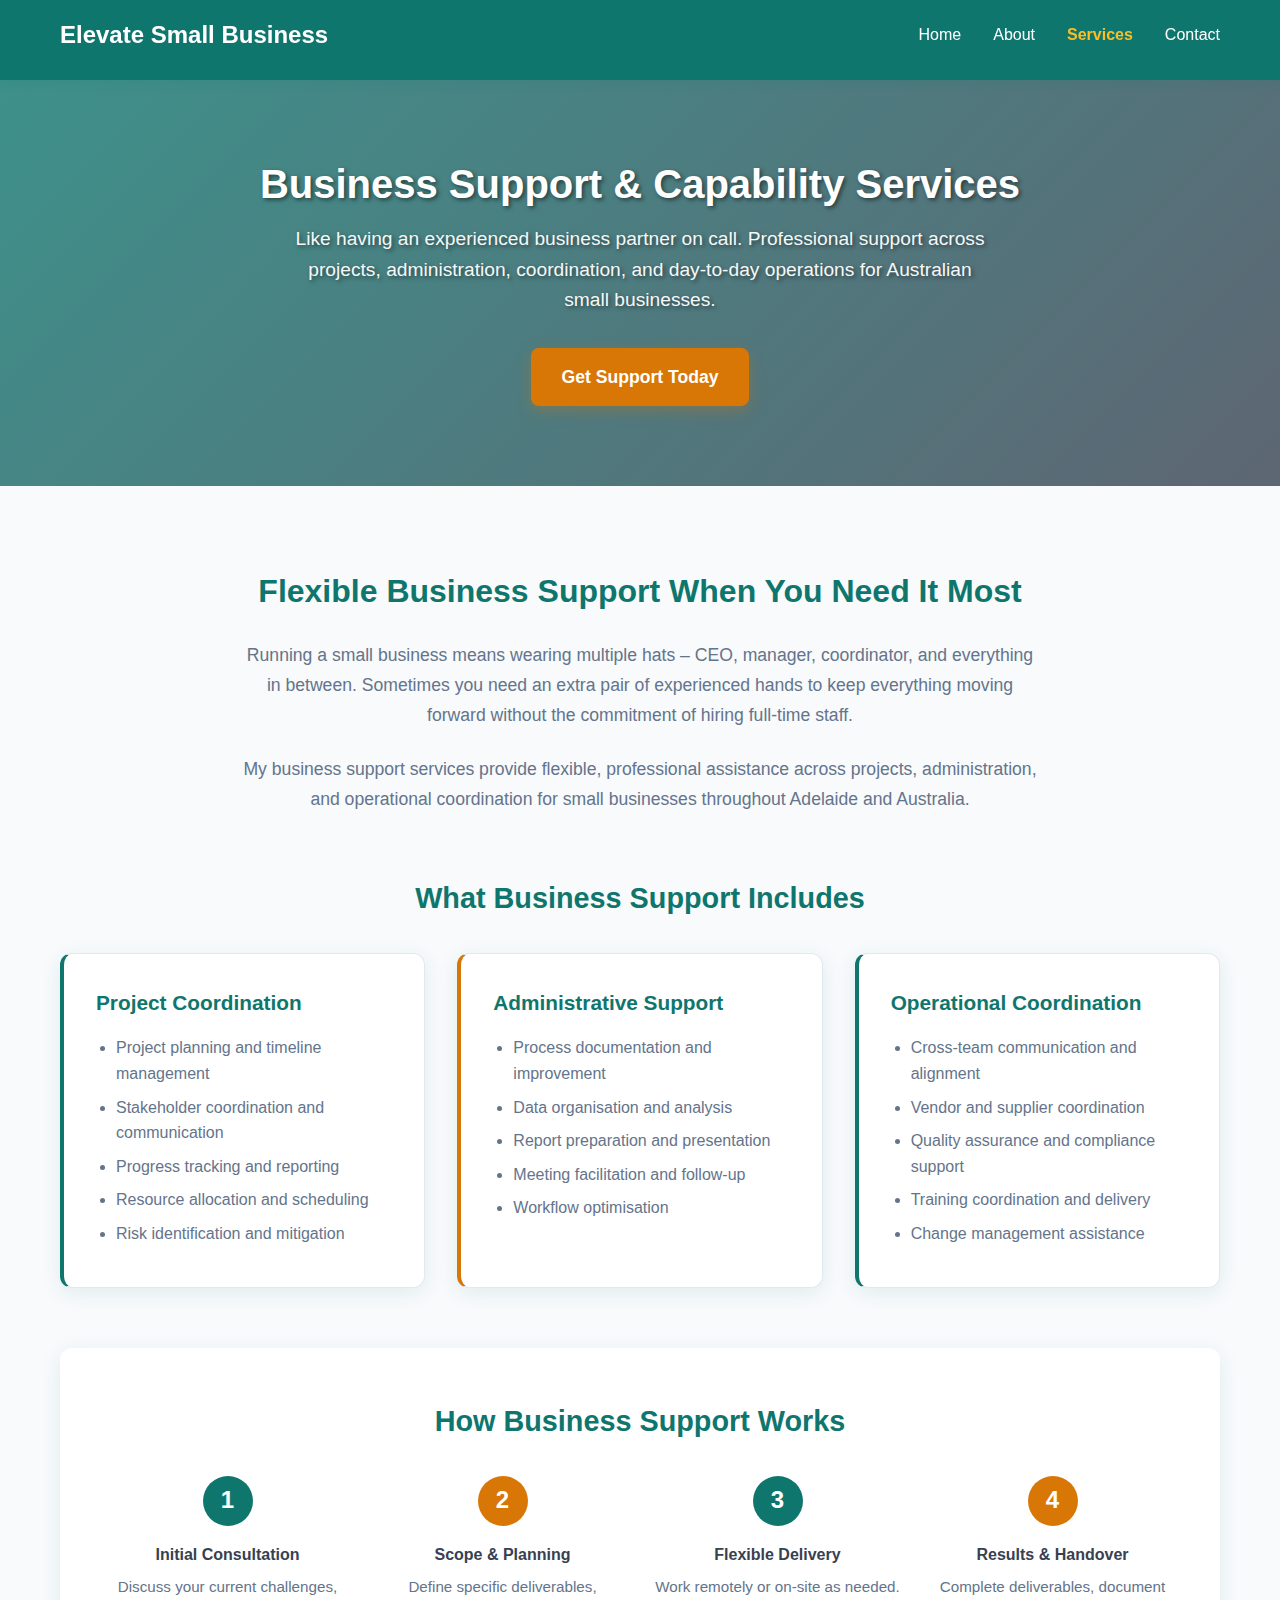
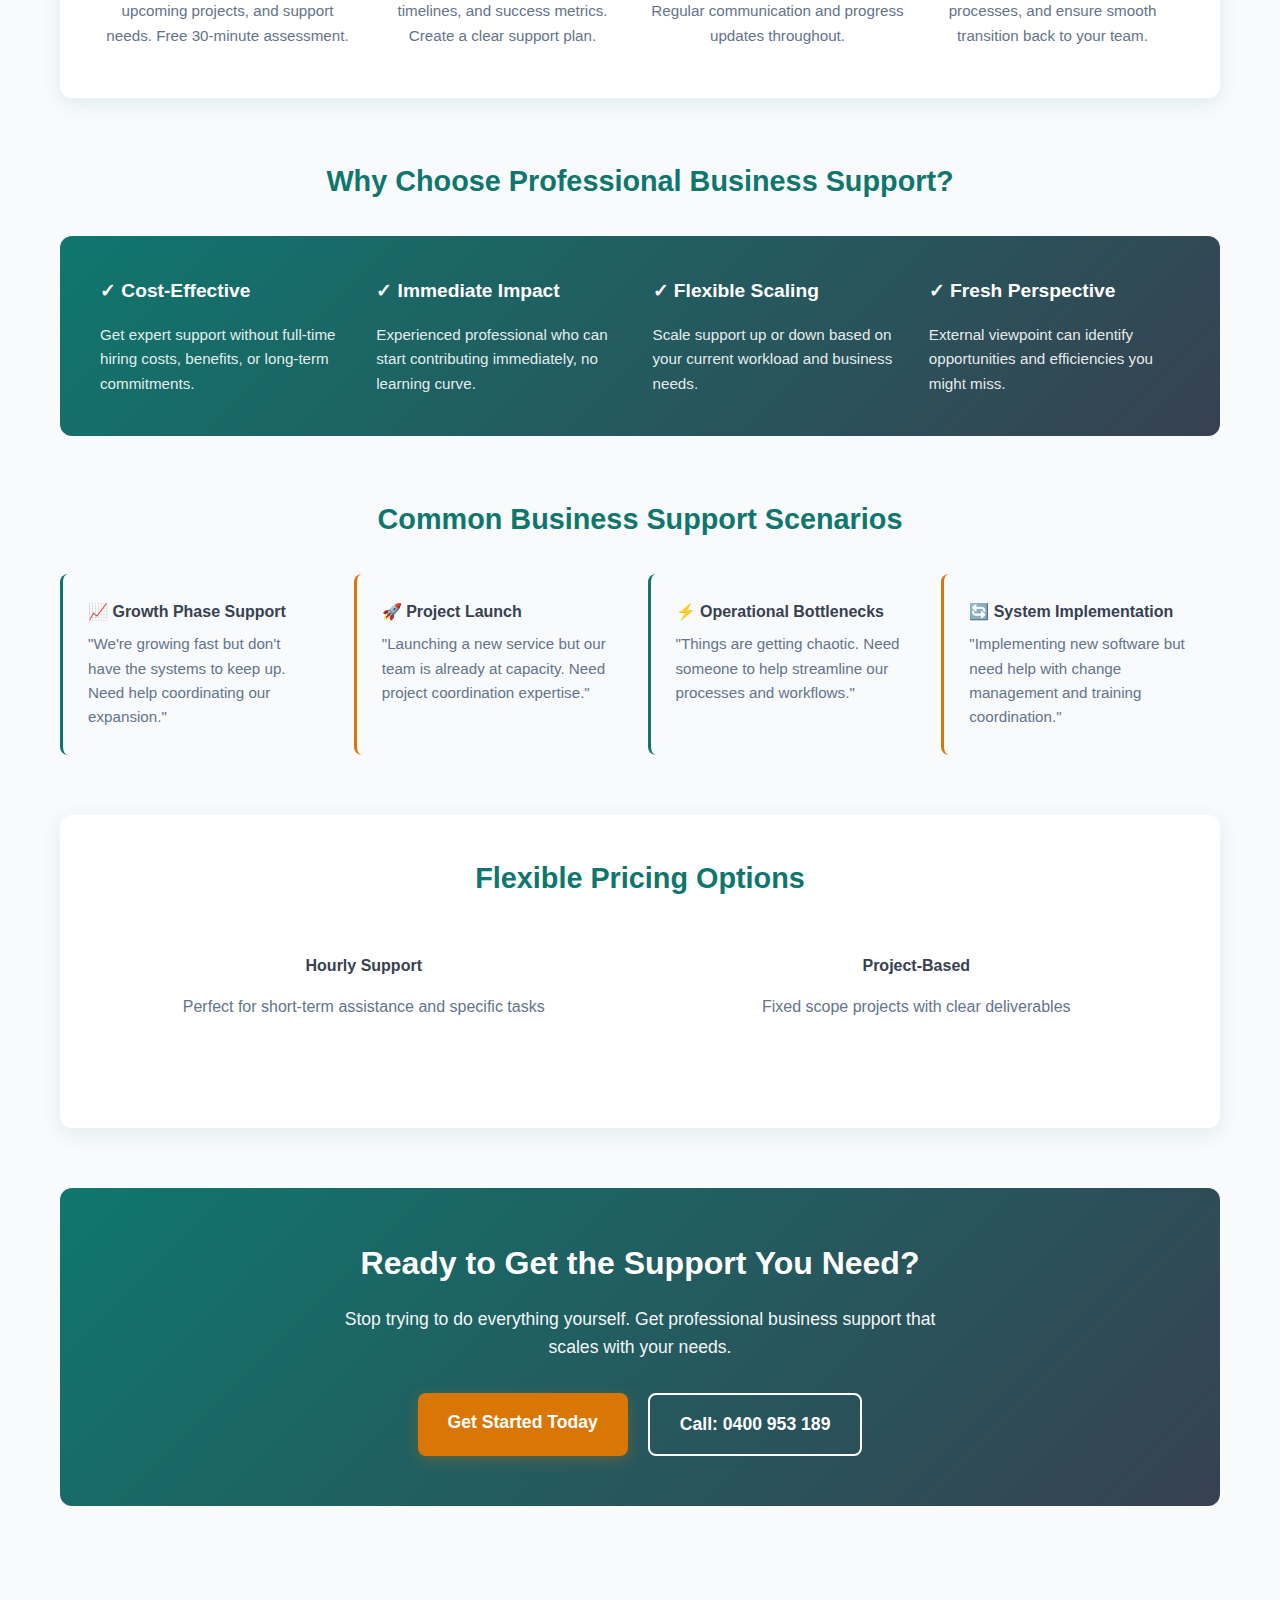
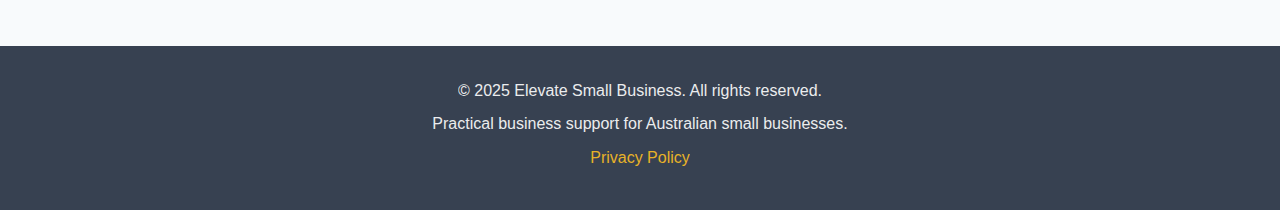
<file: services/business-support.html>
<!DOCTYPE html>
<html lang="en">
<head>
    <!-- Google tag (gtag.js) -->
    <script async src="https://www.googletagmanager.com/gtag/js?id=G-X0D980T1FJ"></script>
    <script>
      window.dataLayer = window.dataLayer || [];
      function gtag(){dataLayer.push(arguments);}
      gtag('js', new Date());
      gtag('config', 'G-X0D980T1FJ');
    </script>

    <!-- Performance Optimizations -->
    <link rel="preconnect" href="https://www.googletagmanager.com">
    <link rel="dns-prefetch" href="//www.googletagmanager.com">
    <meta http-equiv="X-UA-Compatible" content="IE=edge">
    
    <!-- Basic Meta Tags -->
    <meta charset="UTF-8">
    <meta name="viewport" content="width=device-width, initial-scale=1.0">
    
    <!-- SEO Meta Tags -->
    <title>Business Support Services Adelaide | Flexible Business Assistance Australia</title>
    <meta name="description" content="Professional business support services for Australian small businesses. Project coordination, administration support, and flexible business assistance when you need it most.">
    <meta name="keywords" content="business support Adelaide, project coordination, business assistance Australia, administrative support small business">
    <meta name="author" content="Elevate Small Business">
    <meta name="robots" content="index, follow">
    
    <style>
        /* ===== BRAND COLORS ===== */
        :root {
            --teal-primary: #0f766e;
            --gray-secondary: #374151;
            --amber-action: #d97706;
            --gold-highlight: #fbbf24;
            --gray-text: #64748b;
            --gray-light: #e2e8f0;
            --white-clean: #f8fafc;
            --white-pure: #ffffff;
        }

        /* Reset and Base */
        * {
            margin: 0;
            padding: 0;
            box-sizing: border-box;
        }

        body {
            font-family: Arial, sans-serif;
            line-height: 1.6;
            color: var(--gray-text);
            background-color: var(--white-clean);
            margin: 0;
            padding-top: 80px;
        }

        .container {
            max-width: 1200px;
            margin: 0 auto;
            padding: 0 20px;
        }

        /* ===== NAVIGATION ===== */
        nav {
            background: var(--teal-primary);
            box-shadow: 0 2px 10px rgba(15, 118, 110, 0.15);
            position: fixed;
            width: 100%;
            top: 0;
            z-index: 1000;
            height: 80px;
        }

        nav .container {
            display: flex;
            justify-content: space-between;
            align-items: center;
            padding: 1rem 20px;
        }

        .logo h2 {
            color: var(--white-pure);
            font-size: 1.5rem;
            font-weight: bold;
        }

        .nav-links {
            display: flex;
            list-style: none;
            gap: 2rem;
        }

        .nav-links a {
            text-decoration: none;
            color: var(--white-pure);
            font-weight: 500;
            transition: color 0.3s ease;
        }

        .nav-links a:hover {
            color: var(--gold-highlight);
        }

        .nav-links a.active {
            color: var(--gold-highlight);
            font-weight: bold;
        }

        .mobile-menu-btn {
            display: none;
            background: none;
            border: none;
            color: var(--white-pure);
            font-size: 1.5rem;
            cursor: pointer;
        }

        /* ===== HERO SECTION ===== */
        .hero {
            background: linear-gradient(135deg, rgba(15, 118, 110, 0.8) 0%, rgba(55, 65, 81, 0.8) 100%);
            color: var(--white-pure);
            padding: 80px 0;
            text-align: center;
            min-height: 40vh;
            display: flex;
            align-items: center;
        }

        .hero h1 {
            font-size: 2.5rem;
            margin-bottom: 1rem;
            font-weight: bold;
            text-shadow: 2px 2px 4px rgba(0,0,0,0.5);
            line-height: 1.2;
        }

        .hero p {
            font-size: 1.2rem;
            margin-bottom: 2rem;
            opacity: 0.95;
            line-height: 1.6;
            text-shadow: 2px 2px 4px rgba(0,0,0,0.5);
            max-width: 700px;
            margin-left: auto;
            margin-right: auto;
        }

        /* ===== BUTTONS ===== */
        .cta-button {
            display: inline-block;
            background: var(--amber-action);
            color: var(--white-pure);
            padding: 15px 30px;
            text-decoration: none;
            border-radius: 8px;
            font-weight: bold;
            font-size: 1.1rem;
            transition: all 0.3s ease;
            box-shadow: 0 4px 15px rgba(217, 119, 6, 0.3);
        }

        .cta-button:hover {
            background: #b45309;
            transform: translateY(-2px);
            box-shadow: 0 6px 20px rgba(217, 119, 6, 0.4);
        }

        .secondary-button {
            display: inline-block;
            background: transparent;
            color: var(--white-pure);
            padding: 15px 30px;
            text-decoration: none;
            border: 2px solid var(--white-pure);
            border-radius: 8px;
            font-weight: bold;
            font-size: 1.1rem;
            transition: all 0.3s ease;
        }

        .secondary-button:hover {
            background: var(--white-pure);
            color: var(--teal-primary);
        }

        /* ===== MAIN CONTENT ===== */
        .main-content {
            padding: 80px 0;
            background: var(--white-clean);
        }

        .intro-section {
            max-width: 800px;
            margin: 0 auto 60px auto;
            text-align: center;
        }

        .intro-section h2 {
            color: var(--teal-primary);
            font-size: 2rem;
            margin-bottom: 1.5rem;
            font-weight: bold;
        }

        .intro-section p {
            font-size: 1.1rem;
            line-height: 1.7;
            color: var(--gray-text);
            margin-bottom: 1.5rem;
        }

        .section-title {
            color: var(--teal-primary);
            font-size: 1.8rem;
            margin-bottom: 2rem;
            text-align: center;
            font-weight: bold;
        }

        /* ===== CARDS ===== */
        .card-grid {
            display: grid;
            grid-template-columns: repeat(auto-fit, minmax(300px, 1fr));
            gap: 2rem;
            margin-bottom: 60px;
        }

        .card {
            background: var(--white-pure);
            padding: 2rem;
            border-radius: 12px;
            box-shadow: 0 5px 20px rgba(15, 118, 110, 0.1);
            border: 1px solid var(--gray-light);
            transition: all 0.3s ease;
        }

        .card:hover {
            transform: translateY(-5px);
            box-shadow: 0 10px 30px rgba(15, 118, 110, 0.15);
        }

        .card.teal-border {
            border-left: 4px solid var(--teal-primary);
        }

        .card.amber-border {
            border-left: 4px solid var(--amber-action);
        }

        .card h4 {
            color: var(--teal-primary);
            margin-bottom: 1rem;
            font-size: 1.3rem;
            font-weight: bold;
        }

        .card ul {
            color: var(--gray-text);
            line-height: 1.6;
            margin-left: 20px;
        }

        .card ul li {
            margin-bottom: 0.5rem;
        }

        /* ===== PROCESS SECTION ===== */
        .process-section {
            background: var(--white-pure);
            padding: 50px 40px;
            border-radius: 12px;
            box-shadow: 0 5px 20px rgba(15, 118, 110, 0.1);
            margin-bottom: 60px;
        }

        .process-grid {
            display: grid;
            grid-template-columns: repeat(4, 1fr); /* Force 4 columns */
            gap: 20px; /* Reduced gap for better fit */
            margin-top: 2rem;
        }

        @media (max-width: 1024px) {
            .process-grid {
                grid-template-columns: repeat(2, 1fr); /* 2 columns on tablets */
                gap: 25px;
            }
        }

        @media (max-width: 768px) {
            .process-grid {
                grid-template-columns: 1fr; /* Single column on mobile */
                gap: 30px;
            }
        }

        .process-step {
            text-align: center;
        }

        .step-number {
            background: var(--teal-primary);
            color: var(--white-pure);
            width: 50px;
            height: 50px;
            border-radius: 50%;
            display: flex;
            align-items: center;
            justify-content: center;
            margin: 0 auto 1rem auto;
            font-size: 1.5rem;
            font-weight: bold;
        }

        .step-number.amber {
            background: var(--amber-action);
        }

        .process-step h4 {
            color: var(--gray-secondary);
            margin-bottom: 0.5rem;
            font-weight: bold;
        }

        .process-step p {
            color: var(--gray-text);
            font-size: 0.95rem;
            line-height: 1.6;
        }

        /* ===== BENEFITS SECTION ===== */
        .benefits-section {
            background: linear-gradient(135deg, var(--teal-primary) 0%, var(--gray-secondary) 100%);
            color: var(--white-pure);
            padding: 40px;
            border-radius: 12px;
            margin-bottom: 60px;
        }

        .benefits-grid {
            display: grid;
            grid-template-columns: repeat(auto-fit, minmax(250px, 1fr));
            gap: 25px;
        }

        .benefit-item h4 {
            color: var(--white-pure);
            margin-bottom: 1rem;
            font-size: 1.2rem;
        }

        .benefit-item p {
            color: rgba(255, 255, 255, 0.9);
            font-size: 0.95rem;
            line-height: 1.6;
        }

        /* ===== SCENARIOS ===== */
        .scenario-grid {
            display: grid;
            grid-template-columns: repeat(4, 1fr); /* Force 4 columns */
            gap: 15px; /* Reduced gap for better fit */
            margin-bottom: 60px;
        }

        @media (max-width: 1024px) {
            .scenario-grid {
                grid-template-columns: repeat(2, 1fr); /* 2 columns on tablets */
                gap: 20px;
            }
        }

        @media (max-width: 768px) {
            .scenario-grid {
                grid-template-columns: 1fr; /* Single column on mobile */
                gap: 20px;
            }
        }

        .scenario-card {
            background: var(--white-clean);
            padding: 25px;
            border-radius: 8px;
            border-left: 3px solid var(--teal-primary);
        }

        .scenario-card.amber {
            border-left-color: var(--amber-action);
        }

        .scenario-card h4 {
            color: var(--gray-secondary);
            margin-bottom: 0.5rem;
            font-weight: bold;
        }

        .scenario-card p {
            color: var(--gray-text);
            font-size: 0.95rem;
            line-height: 1.6;
        }

        /* ===== PRICING ===== */
        .pricing-section {
            background: var(--white-pure);
            padding: 40px;
            border-radius: 12px;
            box-shadow: 0 5px 20px rgba(15, 118, 110, 0.1);
            text-align: center;
            margin-bottom: 60px;
        }

        .pricing-grid {
            display: grid;
            grid-template-columns: repeat(auto-fit, minmax(250px, 1fr));
            gap: 25px;
            margin: 2rem 0;
        }

        .pricing-card {
            padding: 20px;
            border-radius: 8px;
            transition: all 0.3s ease;
        }

        .pricing-card.featured {
            border: 2px solid var(--teal-primary);
        }

        .pricing-card h4 {
            color: var(--gray-secondary);
            margin-bottom: 1rem;
            font-weight: bold;
        }

        .pricing-card p {
            color: var(--gray-text);
            margin-bottom: 1rem;
            line-height: 1.6;
        }

        .price {
            color: var(--teal-primary);
            font-size: 1.1rem;
            font-weight: bold;
        }

        .pricing-note {
            color: var(--gray-text);
            margin-top: 1.5rem;
            font-style: italic;
            font-size: 0.95rem;
        }

        /* ===== CTA SECTION ===== */
        .cta-section {
            background: linear-gradient(135deg, var(--teal-primary) 0%, var(--gray-secondary) 100%);
            color: var(--white-pure);
            padding: 50px 40px;
            border-radius: 12px;
            text-align: center;
            margin-bottom: 60px;
        }

        .cta-section h3 {
            color: var(--white-pure);
            font-size: 2rem;
            margin-bottom: 1rem;
            font-weight: bold;
        }

        .cta-section p {
            font-size: 1.1rem;
            margin-bottom: 2rem;
            opacity: 0.95;
            max-width: 600px;
            margin-left: auto;
            margin-right: auto;
            line-height: 1.6;
        }

        .cta-buttons {
            display: flex;
            gap: 20px;
            justify-content: center;
            flex-wrap: wrap;
        }

        /* ===== RELATED SERVICES ===== */
        .related-services {
            text-align: center;
        }

        .related-services h3 {
            color: var(--teal-primary);
            font-size: 1.6rem;
            margin-bottom: 1.5rem;
            font-weight: bold;
        }

        .service-links {
            display: flex;
            gap: 20px;
            justify-content: center;
            flex-wrap: wrap;
        }

        .service-link {
            color: var(--teal-primary);
            text-decoration: none;
            padding: 10px 20px;
            border: 1px solid var(--teal-primary);
            border-radius: 6px;
            transition: all 0.3s ease;
            font-weight: 500;
        }

        .service-link:hover {
            background: var(--teal-primary);
            color: var(--white-pure);
        }

        /* ===== FOOTER ===== */
        footer {
            background: var(--gray-secondary);
            color: var(--white-pure);
            text-align: center;
            padding: 2rem 0;
        }

        footer p {
            margin-bottom: 0.5rem;
            opacity: 0.9;
        }

        footer a {
            color: var(--gold-highlight);
            text-decoration: none;
        }

        footer a:hover {
            text-decoration: underline;
        }

        /* ===== RESPONSIVE ===== */
        @media (max-width: 768px) {
            .nav-links {
                display: none;
            }
            
            .mobile-menu-btn {
                display: block;
            }
            
            .hero h1 {
                font-size: 2rem;
            }
            
            .hero p {
                font-size: 1.1rem;
            }
            
            .card-grid,
            .process-grid,
            .benefits-grid,
            .scenario-grid,
            .pricing-grid {
                grid-template-columns: 1fr;
            }
            
            .cta-buttons {
                flex-direction: column;
                align-items: center;
            }
            
            .service-links {
                flex-direction: column;
                align-items: center;
            }
        }
    </style>
</head>

<body>
    <!-- Navigation -->
    <nav>
        <div class="container">
            <div class="logo">
                <h2>Elevate Small Business</h2>
            </div>
            <ul class="nav-links">
                <li><a href="/index.html">Home</a></li>
                <li><a href="/pages/about.html">About</a></li>
                <li><a href="/pages/services.html" class="active">Services</a></li>
                <li><a href="/pages/contact.html">Contact</a></li>
            </ul>
            
            <button class="mobile-menu-btn">☰</button>
        </div>
    </nav>

    <!-- Hero Section -->
    <section class="hero">
        <div class="container">
            <h1>Business Support & Capability Services</h1>
            <p>Like having an experienced business partner on call. Professional support across projects, administration, coordination, and day-to-day operations for Australian small businesses.</p>
            <a href="contact.html" class="cta-button">Get Support Today</a>
        </div>
    </section>

    <!-- Main Content -->
    <section class="main-content">
        <div class="container">
            
            <!-- Introduction -->
            <div class="intro-section">
                <h2>Flexible Business Support When You Need It Most</h2>
                <p>Running a small business means wearing multiple hats – CEO, manager, coordinator, and everything in between. Sometimes you need an extra pair of experienced hands to keep everything moving forward without the commitment of hiring full-time staff.</p>
                <p>My business support services provide flexible, professional assistance across projects, administration, and operational coordination for small businesses throughout Adelaide and Australia.</p>
            </div>

            <!-- What You Get -->
            <h3 class="section-title">What Business Support Includes</h3>
            <div class="card-grid">
                
                <div class="card teal-border">
                    <h4>Project Coordination</h4>
                    <ul>
                        <li>Project planning and timeline management</li>
                        <li>Stakeholder coordination and communication</li>
                        <li>Progress tracking and reporting</li>
                        <li>Resource allocation and scheduling</li>
                        <li>Risk identification and mitigation</li>
                    </ul>
                </div>

                <div class="card amber-border">
                    <h4>Administrative Support</h4>
                    <ul>
                        <li>Process documentation and improvement</li>
                        <li>Data organisation and analysis</li>
                        <li>Report preparation and presentation</li>
                        <li>Meeting facilitation and follow-up</li>
                        <li>Workflow optimisation</li>
                    </ul>
                </div>

                <div class="card teal-border">
                    <h4>Operational Coordination</h4>
                    <ul>
                        <li>Cross-team communication and alignment</li>
                        <li>Vendor and supplier coordination</li>
                        <li>Quality assurance and compliance support</li>
                        <li>Training coordination and delivery</li>
                        <li>Change management assistance</li>
                    </ul>
                </div>

                <!--<div class="card amber-border">
                    <h4>Strategic Support</h4>
                    <ul>
                        <li>Business analysis and recommendations</li>
                        <li>Performance monitoring and KPIs</li>
                        <li>Growth initiative support</li>
                        <li>Market research and analysis</li>
                        <li>Competitive intelligence gathering</li>
                    </ul>
                </div>-->

            </div>

            <!-- How It Works -->
            <div class="process-section">
                <h3 class="section-title">How Business Support Works</h3>
                <div class="process-grid">
                    
                    <div class="process-step">
                        <div class="step-number">1</div>
                        <h4>Initial Consultation</h4>
                        <p>Discuss your current challenges, upcoming projects, and support needs. Free 30-minute assessment.</p>
                    </div>

                    <div class="process-step">
                        <div class="step-number amber">2</div>
                        <h4>Scope & Planning</h4>
                        <p>Define specific deliverables, timelines, and success metrics. Create a clear support plan.</p>
                    </div>

                    <div class="process-step">
                        <div class="step-number">3</div>
                        <h4>Flexible Delivery</h4>
                        <p>Work remotely or on-site as needed. Regular communication and progress updates throughout.</p>
                    </div>

                    <div class="process-step">
                        <div class="step-number amber">4</div>
                        <h4>Results & Handover</h4>
                        <p>Complete deliverables, document processes, and ensure smooth transition back to your team.</p>
                    </div>

                </div>
            </div>

            <!-- Benefits -->
            <h3 class="section-title">Why Choose Professional Business Support?</h3>
            <div class="benefits-section">
                <div class="benefits-grid">
                    
                    <div class="benefit-item">
                        <h4>✓ Cost-Effective</h4>
                        <p>Get expert support without full-time hiring costs, benefits, or long-term commitments.</p>
                    </div>

                    <div class="benefit-item">
                        <h4>✓ Immediate Impact</h4>
                        <p>Experienced professional who can start contributing immediately, no learning curve.</p>
                    </div>

                    <div class="benefit-item">
                        <h4>✓ Flexible Scaling</h4>
                        <p>Scale support up or down based on your current workload and business needs.</p>
                    </div>

                    <div class="benefit-item">
                        <h4>✓ Fresh Perspective</h4>
                        <p>External viewpoint can identify opportunities and efficiencies you might miss.</p>
                    </div>

                </div>
            </div>

            <!-- Scenarios -->
            <h3 class="section-title">Common Business Support Scenarios</h3>
            <div class="scenario-grid">
                
                <div class="scenario-card">
                    <h4>📈 Growth Phase Support</h4>
                    <p>"We're growing fast but don't have the systems to keep up. Need help coordinating our expansion."</p>
                </div>

                <div class="scenario-card amber">
                    <h4>🚀 Project Launch</h4>
                    <p>"Launching a new service but our team is already at capacity. Need project coordination expertise."</p>
                </div>

                <div class="scenario-card">
                    <h4>⚡ Operational Bottlenecks</h4>
                    <p>"Things are getting chaotic. Need someone to help streamline our processes and workflows."</p>
                </div>

                <div class="scenario-card amber">
                    <h4>🔄 System Implementation</h4>
                    <p>"Implementing new software but need help with change management and training coordination."</p>
                </div>

            </div>

            <!-- Pricing -->
            <div class="pricing-section">
                <h3 class="section-title">Flexible Pricing Options</h3>
                <div class="pricing-grid">
                    
                    <div class="pricing-card">
                        <h4>Hourly Support</h4>
                        <p>Perfect for short-term assistance and specific tasks</p>
                        <!--<div class="price">Custom Quote</div>-->
                    </div>

                    <div class="pricing-card">
                        <h4>Project-Based</h4>
                        <p>Fixed scope projects with clear deliverables</p>
                        <!--<div class="price">Custom Quote</div>-->
                    </div>
                </div>
            </div>

            <!-- CTA Section -->
            <div class="cta-section">
                <h3>Ready to Get the Support You Need?</h3>
                <p>Stop trying to do everything yourself. Get professional business support that scales with your needs.</p>
                <div class="cta-buttons">
                    <a href="/pages/contact.html" class="cta-button">Get Started Today</a>
                    <a href="tel:+61400953189" class="secondary-button">Call: 0400 953 189</a>
                </div>
            </div>

            <!-- Related Services -->
            <!--<div class="related-services">
                <h3>Related Services</h3>
                <div class="service-links">
                    <a href="services.html" class="service-link">All Services</a>
                    <a href="#" class="service-link">Strategic Planning</a>
                    <a href="#" class="service-link">Process Improvement</a>
                </div>
            </div>-->
        </div>
    </section>

    <!-- Footer -->
    <footer>
        <div class="container">
            <p>&copy; 2025 Elevate Small Business. All rights reserved.</p>
            <p>Practical business support for Australian small businesses.</p>
            <p><a href="Privacy-Policy.html">Privacy Policy</a></p>
        </div>
    </footer>

    <script>
        // Simple mobile menu toggle
        document.querySelector('.mobile-menu-btn').addEventListener('click', function() {
            alert('Mobile menu would open here - add your existing mobile menu JavaScript');
        });

        // Smooth scrolling for anchor links
        document.querySelectorAll('a[href^="#"]').forEach(anchor => {
            anchor.addEventListener('click', function (e) {
                e.preventDefault();
                document.querySelector(this.getAttribute('href')).scrollIntoView({
                    behavior: 'smooth'
                });
            });
        });
    </script>

</body>
</html>
</file>
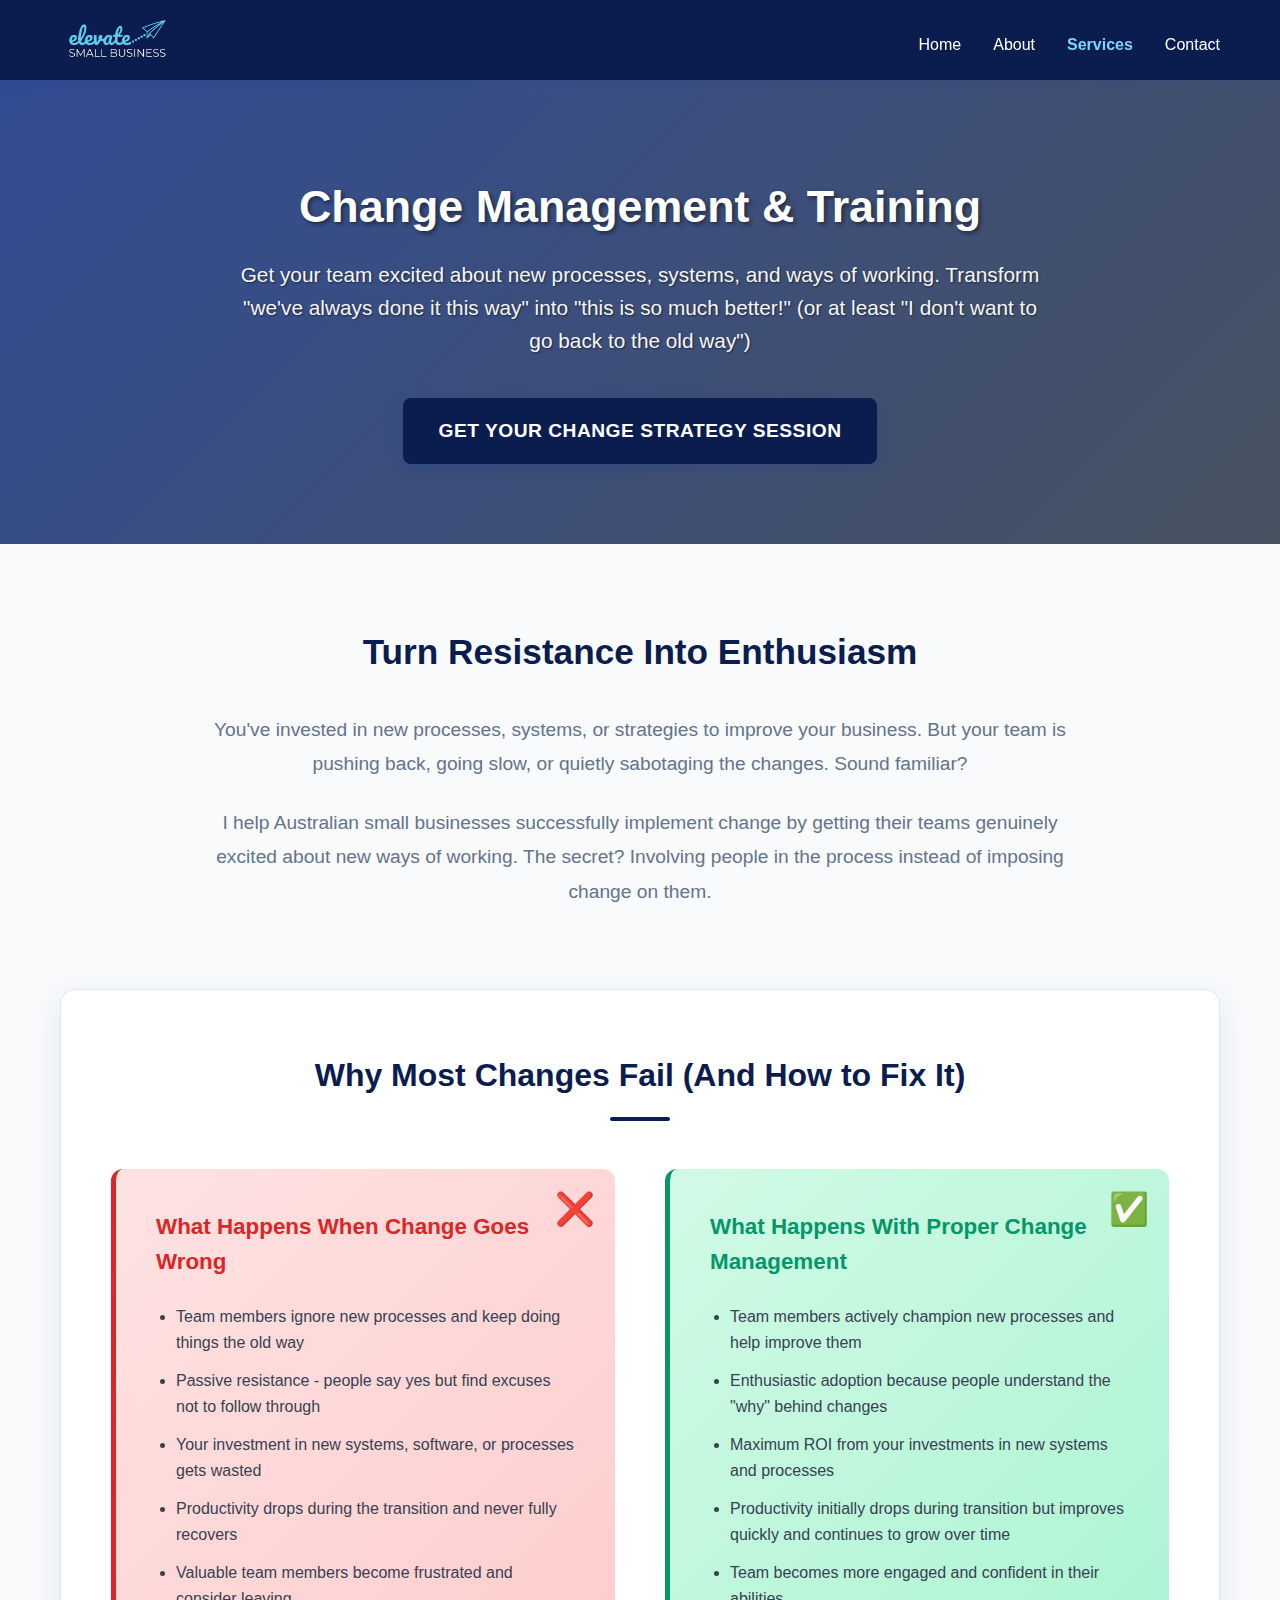
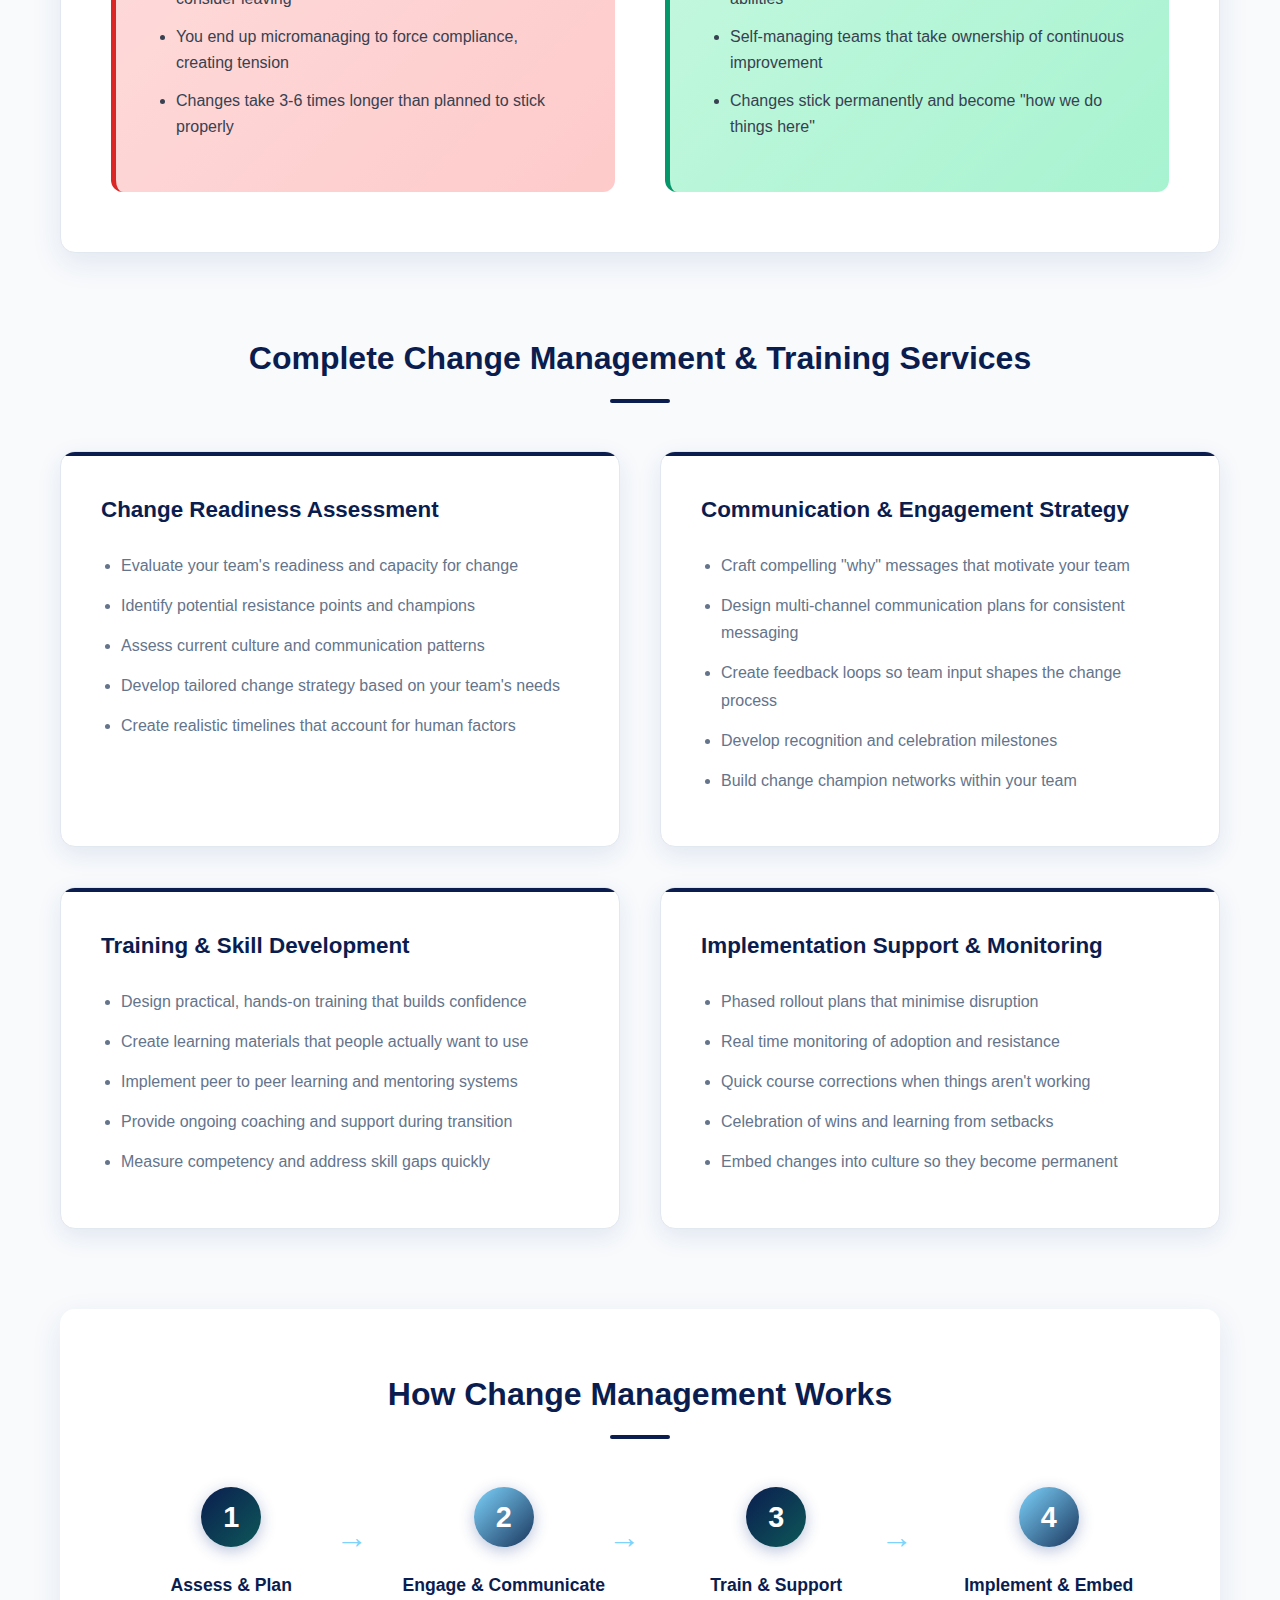
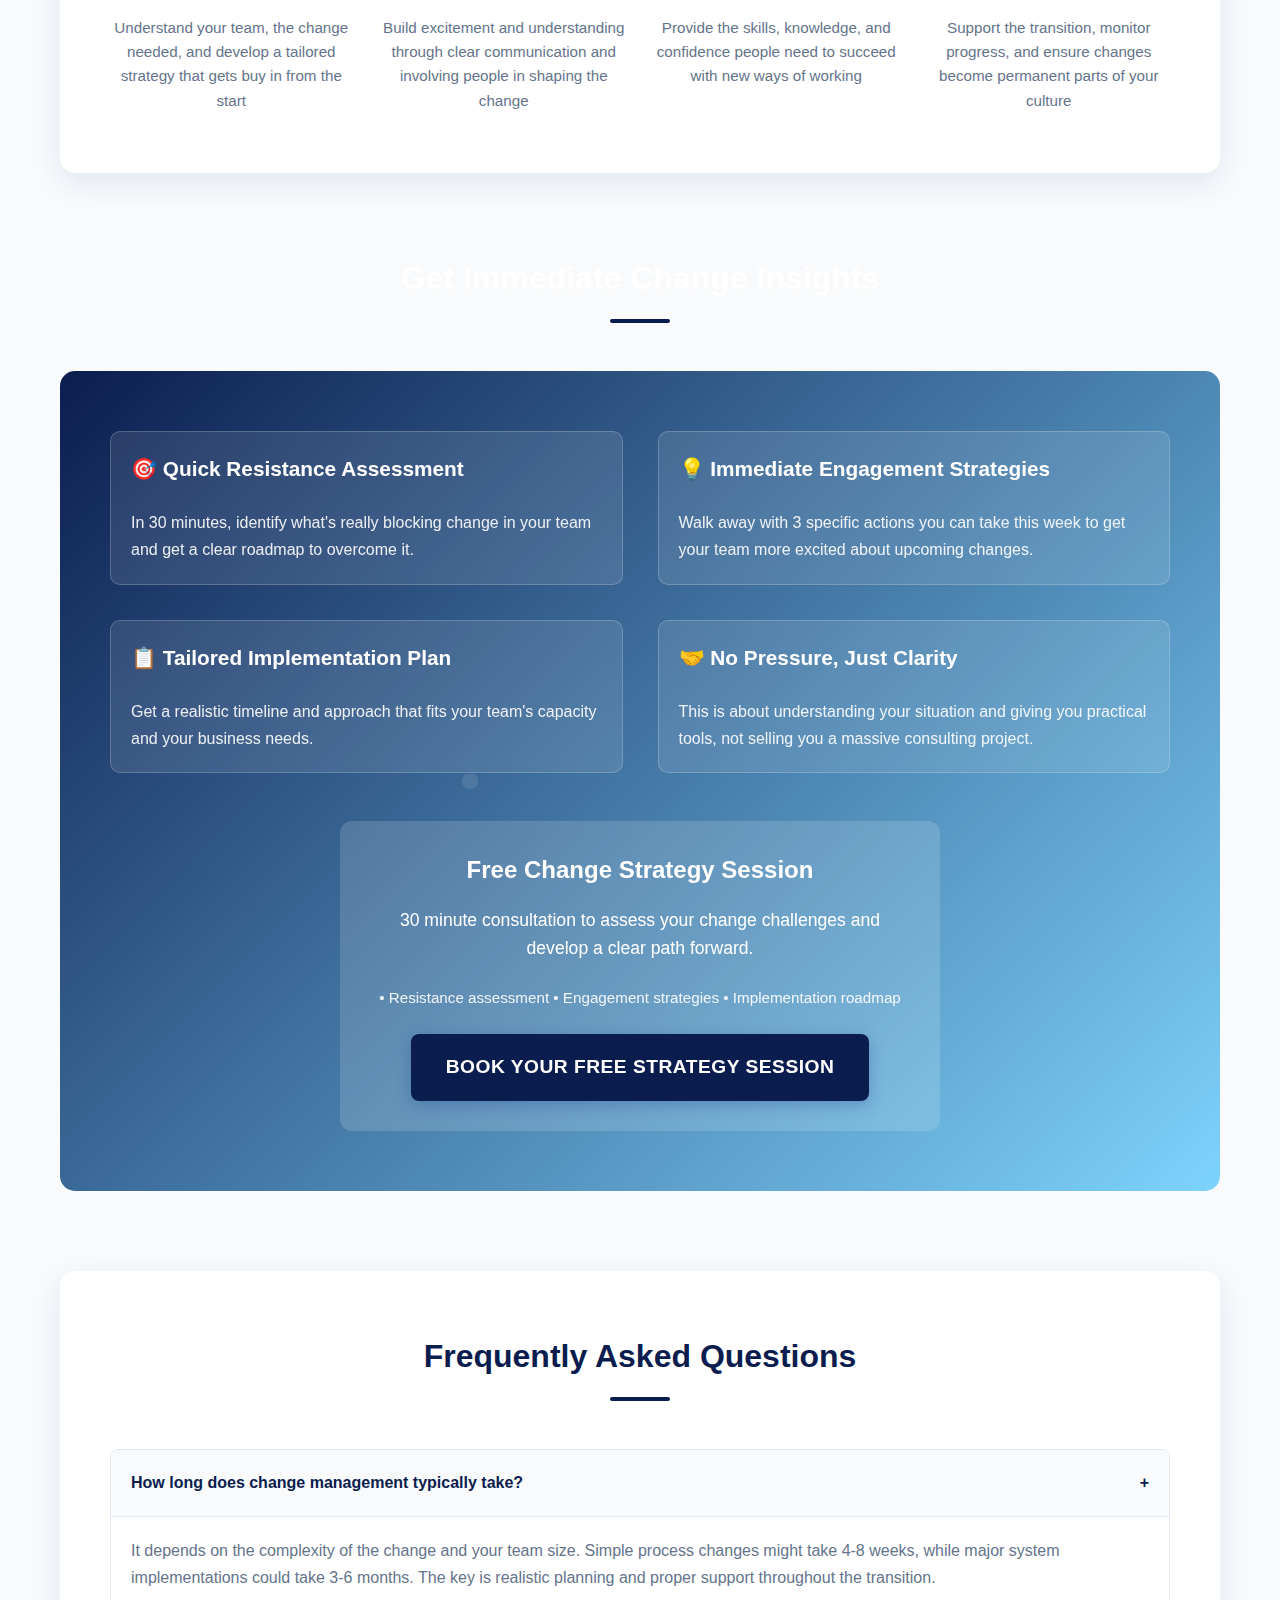
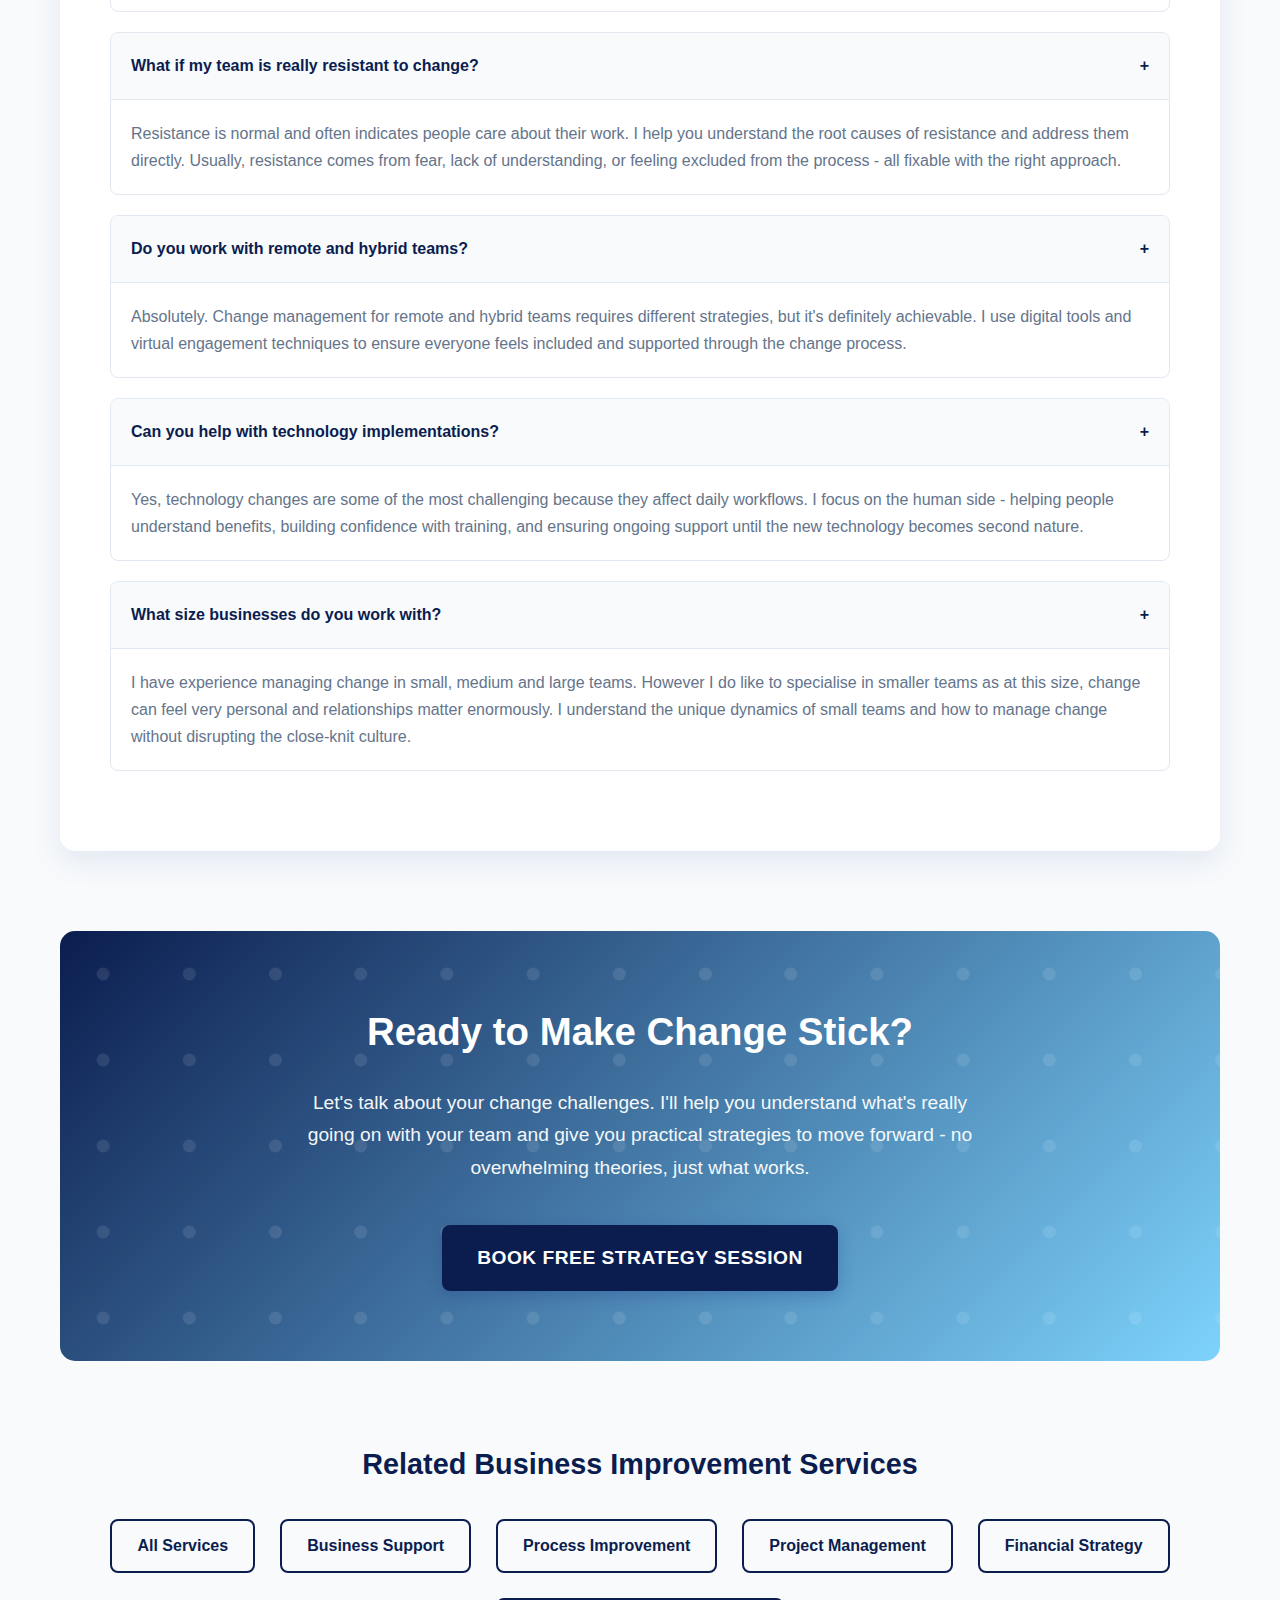
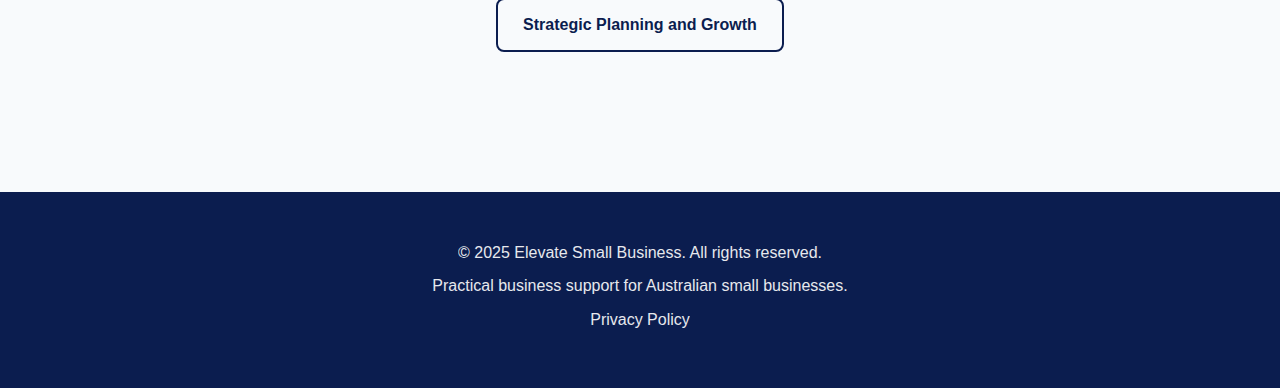
<file: services/change-management-and-training.html>
<!DOCTYPE html>
<html lang="en">
<head>
    <!-- Google tag (gtag.js) -->
    <script async src="https://www.googletagmanager.com/gtag/js?id=G-X0D980T1FJ"></script>
    <script>
      window.dataLayer = window.dataLayer || [];
      function gtag(){dataLayer.push(arguments);}
      gtag('js', new Date());
      gtag('config', 'G-X0D980T1FJ');
    </script>

    <!-- Performance Optimizations -->
    <link rel="preconnect" href="https://www.googletagmanager.com">
    <link rel="dns-prefetch" href="//www.googletagmanager.com">
    <meta http-equiv="X-UA-Compatible" content="IE=edge">
    
    <!-- Basic Meta Tags -->
    <meta charset="UTF-8">
    <meta name="viewport" content="width=device-width, initial-scale=1.0">
    
    <!-- Enhanced SEO Meta Tags -->
    <title>Change Management & Training Adelaide | Small Business Team Development Australia</title>
    <meta name="description" content="Get your team on board with change! Change management and training specialist in Adelaide. Help small businesses implement new processes, systems, and strategies with team buy-in and smooth adoption.">
    <meta name="keywords" content="change management consultant Adelaide, team training Australia, business change management, staff training Adelaide, process adoption, team development consultant, organizational change Australia">
    <meta name="author" content="Elevate Small Business">
    <meta name="robots" content="index, follow">
    
    <!-- Local SEO -->
    <meta name="geo.region" content="AU-SA">
    <meta name="geo.placename" content="Adelaide">
    <meta name="geo.position" content="-34.9285;138.6007">
    <meta name="ICBM" content="-34.9285, 138.6007">
    
    <!-- Open Graph / Social Media -->
    <meta property="og:type" content="website">
    <meta property="og:title" content="Change Management & Training Adelaide | Small Business Team Development">
    <meta property="og:description" content="Stop fighting resistance to change. Adelaide specialist in helping small business teams embrace new processes, systems, and ways of working with confidence.">
    <meta property="og:url" content="https://elevatesmallbusiness.com.au/services/change-management.html">
    <meta property="og:site_name" content="Elevate Small Business">
    <meta property="og:locale" content="en_AU">
    
    <!-- Twitter Card -->
    <meta name="twitter:card" content="summary_large_image">
    <meta name="twitter:title" content="Change Management & Training Adelaide | Small Business Team Development">
    <meta name="twitter:description" content="Transform resistance into enthusiasm. Expert change management for small businesses implementing new processes and systems.">
    
    <!-- Canonical URL -->
    <link rel="canonical" href="https://elevatesmallbusiness.com.au/services/change-management.html">
    
    <!-- Structured Data Schema -->
    <script type="application/ld+json">
    {
      "@context": "https://schema.org",
      "@type": "ProfessionalService",
      "name": "Elevate Small Business - Change Management & Training",
      "description": "Change management and team training consulting for small businesses in Adelaide and South Australia. Smooth adoption of new processes, systems, and strategies.",
      "url": "https://elevatesmallbusiness.com.au/services/change-management.html",
      "telephone": "+61400953189",
      "priceRange": "$2000-$8000",
      "address": {
        "@type": "PostalAddress",
        "addressLocality": "Adelaide",
        "addressRegion": "SA",
        "addressCountry": "AU"
      },
      "geo": {
        "@type": "GeoCoordinates",
        "latitude": -34.9285,
        "longitude": 138.6007
      },
      "areaServed": [
        {
          "@type": "State",
          "name": "South Australia"
        },
        {
          "@type": "Country", 
          "name": "Australia"
        }
      ],
      "serviceType": [
        "Change Management Consulting",
        "Team Training & Development",
        "Process Implementation Support",
        "Organizational Development"
      ],
      "hasOfferCatalog": {
        "@type": "OfferCatalog",
        "name": "Change Management Services",
        "itemListElement": [
          {
            "@type": "Offer",
            "itemOffered": {
              "@type": "Service",
              "name": "Change Readiness Assessment",
              "description": "Evaluate team readiness and develop tailored change strategy"
            },
            "price": "2000",
            "priceCurrency": "AUD"
          },
          {
            "@type": "Offer",
            "itemOffered": {
              "@type": "Service", 
              "name": "Complete Change Implementation",
              "description": "End-to-end change management with training and ongoing support"
            },
            "priceRange": "4000-8000",
            "priceCurrency": "AUD"
          }
        ]
      }
    }
    </script>
    
    <style>
        /* ===== BRAND COLORS ===== */
        :root {
            /* Core Brand Colors */
            --navy-primary: #0b1d4f;
            --light-blue-secondary: #7dd3fc;
            
            /* Strategic Accents */
            --navy-action: #0b1d4f;
            --light-blue-highlight: #7dd3fc;
            
            /* Supporting Colors */
            --gray-text: #64748b;
            --gray-light: #e2e8f0;
            --white-clean: #f8fafc;
            --white-pure: #ffffff;
        }

        /* Reset and Base */
        * {
            margin: 0;
            padding: 0;
            box-sizing: border-box;
        }

        body {
            font-family: 'Segoe UI', Tahoma, Geneva, Verdana, sans-serif;
            line-height: 1.6;
            color: var(--gray-text);
            background-color: var(--white-clean);
            margin: 0;
            padding-top: 80px;
        }

        .container {
            max-width: 1200px;
            margin: 0 auto;
            padding: 0 20px;
        }

        /* ===== NAVIGATION ===== */
        nav {
            background: var(--navy-primary);
            box-shadow: 0 2px 10px rgba(30, 58, 138, 0.15);
            position: fixed;
            width: 100%;
            top: 0;
            z-index: 1000;
            height: 80px;
        }

        nav .container {
            display: flex;
            justify-content: space-between;
            align-items: center;
            padding: 1rem 20px;
        }

        .logo-img {
            height: 50px;
            width: auto;
            max-width: 200px;
        }

        .nav-links {
            display: flex;
            list-style: none;
            gap: 2rem;
        }

        .nav-links a {
            text-decoration: none;
            color: var(--white-pure);
            font-weight: 500;
            transition: color 0.3s ease;
        }

        .nav-links a:hover {
            color: var(--light-blue-highlight);
        }

        .nav-links a.active {
            color: var(--light-blue-highlight);
            font-weight: bold;
        }

        .mobile-menu-btn {
            display: none;
            background: none;
            border: none;
            color: var(--white-pure);
            font-size: 1.5rem;
            cursor: pointer;
        }

        /* ===== HERO SECTION ===== */
        .hero {
            background: linear-gradient(135deg, rgba(30, 58, 138, 0.9) 0%, rgba(55, 65, 81, 0.9) 100%), 
                        url('data:image/svg+xml,<svg xmlns="http://www.w3.org/2000/svg" viewBox="0 0 1000 300"><defs><linearGradient id="grad" x1="0%" y1="0%" x2="100%" y2="0%"><stop offset="0%" style="stop-color:%230f766e;stop-opacity:0.1" /><stop offset="100%" style="stop-color:%23374151;stop-opacity:0.1" /></linearGradient></defs><rect width="1000" height="300" fill="url(%23grad)"/></svg>');
            color: var(--white-pure);
            padding: 100px 0 80px 0;
            text-align: center;
            min-height: 50vh;
            display: flex;
            align-items: center;
            background-size: cover;
            background-position: center;
        }

        .hero h1 {
            font-size: 2.8rem;
            margin-bottom: 1.5rem;
            font-weight: 700;
            text-shadow: 2px 2px 4px rgba(0,0,0,0.5);
            line-height: 1.2;
        }

        .hero p {
            font-size: 1.3rem;
            margin-bottom: 2.5rem;
            opacity: 0.95;
            line-height: 1.6;
            text-shadow: 1px 1px 2px rgba(0,0,0,0.5);
            max-width: 800px;
            margin-left: auto;
            margin-right: auto;
        }

        /* ===== BUTTONS ===== */
        .cta-button {
            display: inline-block;
            background: var(--navy-action);
            color: var(--white-pure);
            padding: 18px 35px;
            text-decoration: none;
            border-radius: 8px;
            font-weight: bold;
            font-size: 1.2rem;
            transition: all 0.3s ease;
            box-shadow: 0 4px 15px rgba(30, 58, 138, 0.3);
            text-transform: uppercase;
            letter-spacing: 0.5px;
        }

        .cta-button:hover {
            background: #1a365d;
            transform: translateY(-3px);
            box-shadow: 0 8px 25px rgba(30, 58, 138, 0.4);
        }

        .secondary-button {
            display: inline-block;
            background: transparent;
            color: var(--white-pure);
            padding: 18px 35px;
            text-decoration: none;
            border: 2px solid var(--white-pure);
            border-radius: 8px;
            font-weight: bold;
            font-size: 1.1rem;
            transition: all 0.3s ease;
        }

        .secondary-button:hover {
            background: var(--white-pure);
            color: var(--navy-primary);
            transform: translateY(-2px);
        }

        /* ===== MAIN CONTENT ===== */
        .main-content {
            padding: 80px 0;
            background: var(--white-clean);
        }

        .intro-section {
            max-width: 900px;
            margin: 0 auto 80px auto;
            text-align: center;
        }

        .intro-section h2 {
            color: var(--navy-primary);
            font-size: 2.2rem;
            margin-bottom: 2rem;
            font-weight: 700;
        }

        .intro-section p {
            font-size: 1.2rem;
            line-height: 1.8;
            color: var(--gray-text);
            margin-bottom: 1.5rem;
        }

        .section-title {
            color: var(--navy-primary);
            font-size: 2rem;
            margin-bottom: 3rem;
            text-align: center;
            font-weight: 700;
            position: relative;
        }

        .section-title::after {
            content: '';
            display: block;
            width: 60px;
            height: 4px;
            background: var(--navy-action);
            margin: 15px auto 0;
            border-radius: 2px;
        }

        /* ===== PROBLEM SOLUTION SECTION ===== */
        .problem-solution {
            background: var(--white-pure);
            padding: 60px 50px;
            border-radius: 15px;
            box-shadow: 0 10px 30px rgba(30, 58, 138, 0.1);
            margin-bottom: 80px;
            border: 1px solid var(--gray-light);
        }

        .problem-solution-grid {
            display: grid;
            grid-template-columns: 1fr 1fr;
            gap: 50px;
            margin-top: 3rem;
        }

        .problem-side {
            padding: 40px;
            background: linear-gradient(135deg, #fee2e2 0%, #fecaca 100%);
            border-radius: 12px;
            border-left: 5px solid #dc2626;
            position: relative;
        }

        .solution-side {
            padding: 40px;
            background: linear-gradient(135deg, #d1fae5 0%, #a7f3d0 100%);
            border-radius: 12px;
            border-left: 5px solid #059669;
            position: relative;
        }

        .problem-side::before {
            content: '❌';
            position: absolute;
            top: 15px;
            right: 20px;
            font-size: 2rem;
        }

        .solution-side::before {
            content: '✅';
            position: absolute;
            top: 15px;
            right: 20px;
            font-size: 2rem;
        }

        .problem-side h4 {
            color: #dc2626;
            margin-bottom: 1.5rem;
            font-size: 1.4rem;
            font-weight: 700;
        }

        .solution-side h4 {
            color: #059669;
            margin-bottom: 1.5rem;
            font-size: 1.4rem;
            font-weight: 700;
        }

        .problem-side ul,
        .solution-side ul {
            margin-left: 20px;
            color: #374151;
        }

        .problem-side ul li,
        .solution-side ul li {
            margin-bottom: 0.8rem;
            line-height: 1.6;
            font-weight: 500;
        }

        /* ===== CARDS ===== */
        .card-grid {
            display: grid;
            grid-template-columns: repeat(2, 1fr);
            gap: 2.5rem;
            margin-bottom: 80px;
        }
        
        @media (max-width: 768px) {
            .card-grid {
                grid-template-columns: 1fr;
            }
        }

        .card {
            background: var(--white-pure);
            padding: 2.5rem;
            border-radius: 15px;
            box-shadow: 0 8px 25px rgba(30, 58, 138, 0.1);
            border: 1px solid var(--gray-light);
            transition: all 0.4s ease;
            position: relative;
            overflow: hidden;
        }

        .card::before {
            content: '';
            position: absolute;
            top: 0;
            left: 0;
            width: 100%;
            height: 4px;
            background: linear-gradient(90deg, var(--navy-primary) 0%, var(--navy-action) 100%);
        }

        .card:hover {
            transform: translateY(-8px);
            box-shadow: 0 15px 40px rgba(30, 58, 138, 0.2);
        }

        .card h4 {
            color: var(--navy-primary);
            margin-bottom: 1.5rem;
            font-size: 1.4rem;
            font-weight: 700;
        }

        .card ul {
            color: var(--gray-text);
            line-height: 1.7;
            margin-left: 20px;
        }

        .card ul li {
            margin-bottom: 0.8rem;
            font-weight: 500;
        }

        /* ===== PROCESS SECTION ===== */
        .process-section {
            background: var(--white-pure);
            padding: 60px 50px;
            border-radius: 15px;
            box-shadow: 0 10px 30px rgba(30, 58, 138, 0.1);
            margin-bottom: 80px;
        }

        .process-grid {
            display: grid;
            grid-template-columns: repeat(4, 1fr);
            gap: 30px;
            margin-top: 3rem;
        }

        .process-step {
            text-align: center;
            position: relative;
        }

        .process-step::after {
            content: '→';
            position: absolute;
            top: 25px;
            right: -15px;
            color: var(--light-blue-highlight);
            font-size: 2rem;
            font-weight: bold;
        }

        .process-step:last-child::after {
            display: none;
        }

        .step-number {
            background: linear-gradient(135deg, var(--navy-primary) 0%, #0d5858 100%);
            color: var(--white-pure);
            width: 60px;
            height: 60px;
            border-radius: 50%;
            display: flex;
            align-items: center;
            justify-content: center;
            margin: 0 auto 1.5rem auto;
            font-size: 1.8rem;
            font-weight: bold;
            box-shadow: 0 4px 15px rgba(30, 58, 138, 0.3);
        }

        .step-number.amber {
            background: linear-gradient(135deg, var(--light-blue-highlight) 0%, #1a365d 100%);
        }

        .process-step h4 {
            color: var(--navy-primary);
            margin-bottom: 1rem;
            font-weight: 700;
            font-size: 1.1rem;
        }

        .process-step p {
            color: var(--gray-text);
            font-size: 0.95rem;
            line-height: 1.6;
            font-weight: 500;
        }

        /* ===== BENEFITS SECTION ===== */
        .benefits-section {
            background: linear-gradient(135deg, var(--navy-primary) 0%, var(--light-blue-secondary) 100%);
            color: var(--white-pure);
            padding: 60px 50px;
            border-radius: 15px;
            margin-bottom: 80px;
            position: relative;
            overflow: hidden;
        }

        .benefits-section::before {
            content: '';
            position: absolute;
            top: 0;
            left: 0;
            right: 0;
            bottom: 0;
            background: url('data:image/svg+xml,<svg xmlns="http://www.w3.org/2000/svg" viewBox="0 0 100 100"><defs><pattern id="grain" width="100" height="100" patternUnits="userSpaceOnUse"><circle cx="50" cy="50" r="1" fill="white" opacity="0.1"/></pattern></defs><rect width="100" height="100" fill="url(%23grain)"/></svg>');
            pointer-events: none;
        }

        .benefits-grid {
            display: grid;
            grid-template-columns: repeat(2, 1fr);
            gap: 35px;
            position: relative;
            z-index: 1;
        }
        
        @media (max-width: 768px) {
            .benefits-grid {
                grid-template-columns: 1fr;
            }
        }

        .benefit-item {
            padding: 20px;
            border-radius: 10px;
            background: rgba(255, 255, 255, 0.1);
            backdrop-filter: blur(10px);
            border: 1px solid rgba(255, 255, 255, 0.2);
        }

        .benefit-item h4 {
            color: var(--white-pure);
            margin-bottom: 1.5rem;
            font-size: 1.3rem;
            font-weight: 700;
        }

        .benefit-item p {
            color: rgba(255, 255, 255, 0.9);
            font-size: 1rem;
            line-height: 1.7;
            font-weight: 500;
        }

        /* ===== FAQ SECTION ===== */
        .faq-section {
            background: var(--white-pure);
            padding: 60px 50px;
            border-radius: 15px;
            box-shadow: 0 10px 30px rgba(30, 58, 138, 0.1);
            margin-bottom: 80px;
        }

        .faq-item {
            margin-bottom: 20px;
            border: 1px solid var(--gray-light);
            border-radius: 8px;
            overflow: hidden;
        }

        .faq-question {
            background: var(--white-clean);
            padding: 20px;
            font-weight: 700;
            color: var(--navy-primary);
            cursor: pointer;
            display: flex;
            justify-content: space-between;
            align-items: center;
        }

        .faq-question:hover {
            background: #e2e8f0;
        }

        .faq-answer {
            padding: 20px;
            color: var(--gray-text);
            line-height: 1.7;
            border-top: 1px solid var(--gray-light);
        }

        /* ===== CTA SECTION ===== */
        .cta-section {
            background: linear-gradient(135deg, var(--navy-primary) 0%, var(--light-blue-secondary) 100%);
            color: var(--white-pure);
            padding: 70px 50px;
            border-radius: 15px;
            text-align: center;
            margin-bottom: 80px;
            position: relative;
            overflow: hidden;
        }

        .cta-section::before {
            content: '';
            position: absolute;
            top: 0;
            left: 0;
            right: 0;
            bottom: 0;
            background: url('data:image/svg+xml,<svg xmlns="http://www.w3.org/2000/svg" viewBox="0 0 100 100"><defs><pattern id="dots" width="20" height="20" patternUnits="userSpaceOnUse"><circle cx="10" cy="10" r="1.5" fill="white" opacity="0.1"/></pattern></defs><rect width="100" height="100" fill="url(%23dots)"/></svg>');
            pointer-events: none;
        }

        .cta-section h3 {
            color: var(--white-pure);
            font-size: 2.4rem;
            margin-bottom: 1.5rem;
            font-weight: 700;
            position: relative;
            z-index: 1;
        }

        .cta-section p {
            font-size: 1.2rem;
            margin-bottom: 2.5rem;
            opacity: 0.95;
            max-width: 700px;
            margin-left: auto;
            margin-right: auto;
            line-height: 1.7;
            position: relative;
            z-index: 1;
        }

        .cta-buttons {
            display: flex;
            gap: 25px;
            justify-content: center;
            flex-wrap: wrap;
            position: relative;
            z-index: 1;
        }

        /* ===== RELATED SERVICES ===== */
        .related-services {
            text-align: center;
        }

        .related-services h3 {
            color: var(--navy-primary);
            font-size: 1.8rem;
            margin-bottom: 2rem;
            font-weight: 700;
        }

        .service-links {
            display: flex;
            gap: 25px;
            justify-content: center;
            flex-wrap: wrap;
        }

        .service-link {
            color: var(--navy-primary);
            text-decoration: none;
            padding: 12px 25px;
            border: 2px solid var(--navy-primary);
            border-radius: 8px;
            transition: all 0.3s ease;
            font-weight: 600;
        }

        .service-link:hover {
            background: var(--navy-primary);
            color: var(--white-pure);
            transform: translateY(-2px);
        }

        /* ===== FOOTER ===== */
        footer {
            background: var(--navy-primary);
            color: var(--white-pure);
            text-align: center;
            padding: 3rem 0;
            margin-top: 60px;
        }

        footer p {
            margin-bottom: 0.5rem;
            opacity: 0.9;
        }

        footer a {
            color: var(--white-pure);
            text-decoration: none;
            font-weight: 500;
        }

        footer a:hover {
            text-decoration: underline;
            color: var(--light-blue-highlight);
        }

        /* ===== RESPONSIVE ===== */
        @media (max-width: 1024px) {
            .process-grid {
                grid-template-columns: repeat(2, 1fr);
                gap: 30px;
            }
            
            .problem-solution-grid {
                grid-template-columns: 1fr;
                gap: 40px;
            }

            .hero h1 {
                font-size: 2.4rem;
            }

            .process-step::after {
                display: none;
            }
        }

        @media (max-width: 768px) {
            .nav-links {
                display: none;
            }
            
            .mobile-menu-btn {
                display: block;
            }
            
            .hero {
                padding: 80px 0 60px 0;
            }
            
            .hero h1 {
                font-size: 2rem;
            }
            
            .hero p {
                font-size: 1.1rem;
            }
            
            .card-grid,
            .process-grid,
            .benefits-grid {
                grid-template-columns: 1fr;
                gap: 25px;
            }
            
            .cta-buttons {
                flex-direction: column;
                align-items: center;
            }
            
            .service-links {
                flex-direction: column;
                align-items: center;
            }

            .problem-solution,
            .process-section,
            .faq-section,
            .cta-section {
                padding: 40px 25px;
            }

            .section-title {
                font-size: 1.6rem;
            }

            .intro-section h2 {
                font-size: 1.8rem;
            }
        }

        @media (max-width: 480px) {
            .container {
                padding: 0 15px;
            }

            .hero h1 {
                font-size: 1.8rem;
            }

            .hero p {
                font-size: 1rem;
            }

            .cta-button,
            .secondary-button {
                padding: 15px 25px;
                font-size: 1rem;
            }
        }
    </style>
</head>

<body>
    <!-- Navigation -->
    <nav>
        <div class="container">
            <div class="logo">
                <img src="/images/Elevate Small Business - rectangle.jpg" alt="Elevate Small Business" class="logo-img">
            </div>
            <ul class="nav-links">
                <li><a href="/index.html">Home</a></li>
                <li><a href="/pages/about.html">About</a></li>
                <li><a href="/pages/services.html" class="active">Services</a></li>
                <li><a href="/pages/contact.html">Contact</a></li>
            </ul>
            
            <button class="mobile-menu-btn" aria-label="Toggle mobile menu">☰</button>
        </div>
    </nav>

    <!-- Hero Section -->
    <section class="hero">
        <div class="container">
            <h1>Change Management & Training</h1>
            <p>Get your team excited about new processes, systems, and ways of working. Transform "we've always done it this way" into "this is so much better!" (or at least "I don't want to go back to the old way")</p>
            <a href="/pages/contact.html" class="cta-button">Get Your Change Strategy Session</a>
        </div>
    </section>

    <!-- Main Content -->
    <main class="main-content">
        <div class="container">
            
            <!-- Introduction -->
            <section class="intro-section">
                <h2>Turn Resistance Into Enthusiasm</h2>
                <p>You've invested in new processes, systems, or strategies to improve your business. But your team is pushing back, going slow, or quietly sabotaging the changes. Sound familiar?</p>
                <p>I help Australian small businesses successfully implement change by getting their teams genuinely excited about new ways of working. The secret? Involving people in the process instead of imposing change on them.</p>
            </section>

            <!-- Problem vs Solution -->
            <section class="problem-solution">
                <h3 class="section-title">Why Most Changes Fail (And How to Fix It)</h3>
                <div class="problem-solution-grid">
                    
                    <div class="problem-side">
                        <h4>What Happens When Change Goes Wrong</h4>
                        <ul>
                            <li>Team members ignore new processes and keep doing things the old way</li>
                            <li>Passive resistance - people say yes but find excuses not to follow through</li>
                            <li>Your investment in new systems, software, or processes gets wasted</li>
                            <li>Productivity drops during the transition and never fully recovers</li>
                            <li>Valuable team members become frustrated and consider leaving</li>
                            <li>You end up micromanaging to force compliance, creating tension</li>
                            <li>Changes take 3-6 times longer than planned to stick properly</li>
                        </ul>
                    </div>

                    <div class="solution-side">
                        <h4>What Happens With Proper Change Management</h4>
                        <ul>
                            <li>Team members actively champion new processes and help improve them</li>
                            <li>Enthusiastic adoption because people understand the "why" behind changes</li>
                            <li>Maximum ROI from your investments in new systems and processes</li>
                            <li>Productivity initially drops during transition but improves quickly and continues to grow over time</li>
                            <li>Team becomes more engaged and confident in their abilities</li>
                            <li>Self-managing teams that take ownership of continuous improvement</li>
                            <li>Changes stick permanently and become "how we do things here"</li>
                        </ul>
                    </div>

                </div>
            </section>

            <!-- What's Included -->
            <section aria-labelledby="services-heading">
                <h3 id="services-heading" class="section-title">Complete Change Management & Training Services</h3>
                <div class="card-grid">
                    
                    <article class="card">
                        <h4>Change Readiness Assessment</h4>
                        <ul>
                            <li>Evaluate your team's readiness and capacity for change</li>
                            <li>Identify potential resistance points and champions</li>
                            <li>Assess current culture and communication patterns</li>
                            <li>Develop tailored change strategy based on your team's needs</li>
                            <li>Create realistic timelines that account for human factors</li>
                        </ul>
                    </article>

                    <article class="card">
                        <h4>Communication & Engagement Strategy</h4>
                        <ul>
                            <li>Craft compelling "why" messages that motivate your team</li>
                            <li>Design multi-channel communication plans for consistent messaging</li>
                            <li>Create feedback loops so team input shapes the change process</li>
                            <li>Develop recognition and celebration milestones</li>
                            <li>Build change champion networks within your team</li>
                        </ul>
                    </article>

                    <article class="card">
                        <h4>Training & Skill Development</h4>
                        <ul>
                            <li>Design practical, hands-on training that builds confidence</li>
                            <li>Create learning materials that people actually want to use</li>
                            <li>Implement peer to peer learning and mentoring systems</li>
                            <li>Provide ongoing coaching and support during transition</li>
                            <li>Measure competency and address skill gaps quickly</li>
                        </ul>
                    </article>

                    <article class="card">
                        <h4>Implementation Support & Monitoring</h4>
                        <ul>
                            <li>Phased rollout plans that minimise disruption</li>
                            <li>Real time monitoring of adoption and resistance</li>
                            <li>Quick course corrections when things aren't working</li>
                            <li>Celebration of wins and learning from setbacks</li>
                            <li>Embed changes into culture so they become permanent</li>
                        </ul>
                    </article>

                </div>
            </section>

            <!-- How It Works -->
            <section class="process-section" aria-labelledby="process-heading">
                <h3 id="process-heading" class="section-title">How Change Management Works</h3>
                <div class="process-grid">
                    
                    <div class="process-step">
                        <div class="step-number">1</div>
                        <h4>Assess & Plan</h4>
                        <p>Understand your team, the change needed, and develop a tailored strategy that gets buy in from the start</p>
                    </div>

                    <div class="process-step">
                        <div class="step-number amber">2</div>
                        <h4>Engage & Communicate</h4>
                        <p>Build excitement and understanding through clear communication and involving people in shaping the change</p>
                    </div>

                    <div class="process-step">
                        <div class="step-number">3</div>
                        <h4>Train & Support</h4>
                        <p>Provide the skills, knowledge, and confidence people need to succeed with new ways of working</p>
                    </div>

                    <div class="process-step">
                        <div class="step-number amber">4</div>
                        <h4>Implement & Embed</h4>
                        <p>Support the transition, monitor progress, and ensure changes become permanent parts of your culture</p>
                    </div>

                </div>
            </section>

            <!-- Benefits Section -->
            <section aria-labelledby="benefits-heading">
                <h3 id="benefits-heading" class="section-title" style="color: var(--white-pure);">Get Immediate Change Insights</h3>
                <div class="benefits-section">
                    <div class="benefits-grid">
                        
                        <div class="benefit-item">
                            <h4>🎯 Quick Resistance Assessment</h4>
                            <p>In 30 minutes, identify what's really blocking change in your team and get a clear roadmap to overcome it.</p>
                        </div>

                        <div class="benefit-item">
                            <h4>💡 Immediate Engagement Strategies</h4>
                            <p>Walk away with 3 specific actions you can take this week to get your team more excited about upcoming changes.</p>
                        </div>

                        <div class="benefit-item">
                            <h4>📋 Tailored Implementation Plan</h4>
                            <p>Get a realistic timeline and approach that fits your team's capacity and your business needs.</p>
                        </div>

                        <div class="benefit-item">
                            <h4>🤝 No Pressure, Just Clarity</h4>
                            <p>This is about understanding your situation and giving you practical tools, not selling you a massive consulting project.</p>
                        </div>

                    </div>
                    
                    <div style="text-align: center; margin-top: 3rem;">
                        <div style="background: rgba(255, 255, 255, 0.15); backdrop-filter: blur(10px); border-radius: 12px; padding: 30px; max-width: 600px; margin: 0 auto;">
                            <h4 style="color: var(--white-pure); font-size: 1.5rem; margin-bottom: 1rem;">Free Change Strategy Session</h4>
                            <p style="color: var(--white-pure); font-size: 1.1rem; margin-bottom: 1.5rem;">30 minute consultation to assess your change challenges and develop a clear path forward.</p>
                            <p style="color: rgba(255, 255, 255, 0.9); font-size: 0.95rem; margin-bottom: 1.5rem;">• Resistance assessment • Engagement strategies • Implementation roadmap</p>
                            <a href="/pages/contact.html" class="cta-button">Book Your Free Strategy Session</a>
                        </div>
                    </div>
                </div>
            </section>

            <!-- FAQ Section -->
            <section class="faq-section" aria-labelledby="faq-heading">
                <h3 id="faq-heading" class="section-title">Frequently Asked Questions</h3>
                
                <div class="faq-item">
                    <div class="faq-question">
                        <span>How long does change management typically take?</span>
                        <span>+</span>
                    </div>
                    <div class="faq-answer">
                        It depends on the complexity of the change and your team size. Simple process changes might take 4-8 weeks, while major system implementations could take 3-6 months. The key is realistic planning and proper support throughout the transition.
                    </div>
                </div>

                <div class="faq-item">
                    <div class="faq-question">
                        <span>What if my team is really resistant to change?</span>
                        <span>+</span>
                    </div>
                    <div class="faq-answer">
                        Resistance is normal and often indicates people care about their work. I help you understand the root causes of resistance and address them directly. Usually, resistance comes from fear, lack of understanding, or feeling excluded from the process - all fixable with the right approach.
                    </div>
                </div>

                <div class="faq-item">
                    <div class="faq-question">
                        <span>Do you work with remote and hybrid teams?</span>
                        <span>+</span>
                    </div>
                    <div class="faq-answer">
                        Absolutely. Change management for remote and hybrid teams requires different strategies, but it's definitely achievable. I use digital tools and virtual engagement techniques to ensure everyone feels included and supported through the change process.
                    </div>
                </div>

                <div class="faq-item">
                    <div class="faq-question">
                        <span>Can you help with technology implementations?</span>
                        <span>+</span>
                    </div>
                    <div class="faq-answer">
                        Yes, technology changes are some of the most challenging because they affect daily workflows. I focus on the human side - helping people understand benefits, building confidence with training, and ensuring ongoing support until the new technology becomes second nature.
                    </div>
                </div>

                <div class="faq-item">
                    <div class="faq-question">
                        <span>What size businesses do you work with?</span>
                        <span>+</span>
                    </div>
                    <div class="faq-answer">
                        I have experience managing change in small, medium and large teams. However I do like to specialise in smaller teams as at this size, change can feel very personal and relationships matter enormously. I understand the unique dynamics of small teams and how to manage change without disrupting the close-knit culture.
                    </div>
                </div>
            </section>

            <!-- CTA Section -->
            <section class="cta-section">
                <h3>Ready to Make Change Stick?</h3>
                <p>Let's talk about your change challenges. I'll help you understand what's really going on with your team and give you practical strategies to move forward - no overwhelming theories, just what works.</p>
                <div class="cta-buttons">
                    <a href="/pages/contact.html" class="cta-button">Book Free Strategy Session</a>
                </div>
            </section>

            <!-- Related Services -->
            <section class="related-services">
                <h3>Related Business Improvement Services</h3>
                <div class="service-links">
                    <a href="/pages/services.html" class="service-link">All Services</a>
                    <a href="/services/business-support.html" class="service-link">Business Support</a>
                    <a href="/services/process-improvement.html" class="service-link">Process Improvement</a>
                    <a href="/services/project-management.html" class="service-link">Project Management</a>
                    <a href="/services/financial-strategy.html" class="service-link">Financial Strategy</a>
                    <a href="/services/strategic-Planning-and-Growth.html" class="service-link">Strategic Planning and Growth</a>
                </div>
            </section>

        </div>
    </main>

    <!-- Footer -->
    <footer>
        <div class="container">
            <p>&copy; 2025 Elevate Small Business. All rights reserved.</p>
            <p>Practical business support for Australian small businesses.</p>
            <p><a href="Privacy-Policy.html">Privacy Policy</a></p>
        </div>
    </footer>

    <!-- JavaScript for FAQ toggles and mobile menu -->
    <script>
        // FAQ Toggle Functionality
        document.querySelectorAll('.faq-question').forEach(question => {
            question.addEventListener('click', () => {
                const answer = question.nextElementSibling;
                const isOpen = answer.style.display === 'block';
                
                // Close all other FAQs
                document.querySelectorAll('.faq-answer').forEach(ans => {
                    ans.style.display = 'none';
                });
                document.querySelectorAll('.faq-question span:last-child').forEach(icon => {
                    icon.textContent = '+';
                });
                
                // Toggle current FAQ
                if (!isOpen) {
                    answer.style.display = 'block';
                    question.querySelector('span:last-child').textContent = '−';
                }
            });
        });

        // Mobile Menu Toggle
        document.querySelector('.mobile-menu-btn').addEventListener('click', () => {
            const navLinks = document.querySelector('.nav-links');
            navLinks.style.display = navLinks.style.display === 'flex' ? 'none' : 'flex';
        });

        // Smooth scrolling for anchor links
        document.querySelectorAll('a[href^="#"]').forEach(anchor => {
            anchor.addEventListener('click', function (e) {
                e.preventDefault();
                document.querySelector(this.getAttribute('href')).scrollIntoView({
                    behavior: 'smooth'
                });
            });
        });
    </script>
</body>
</html>
</file>
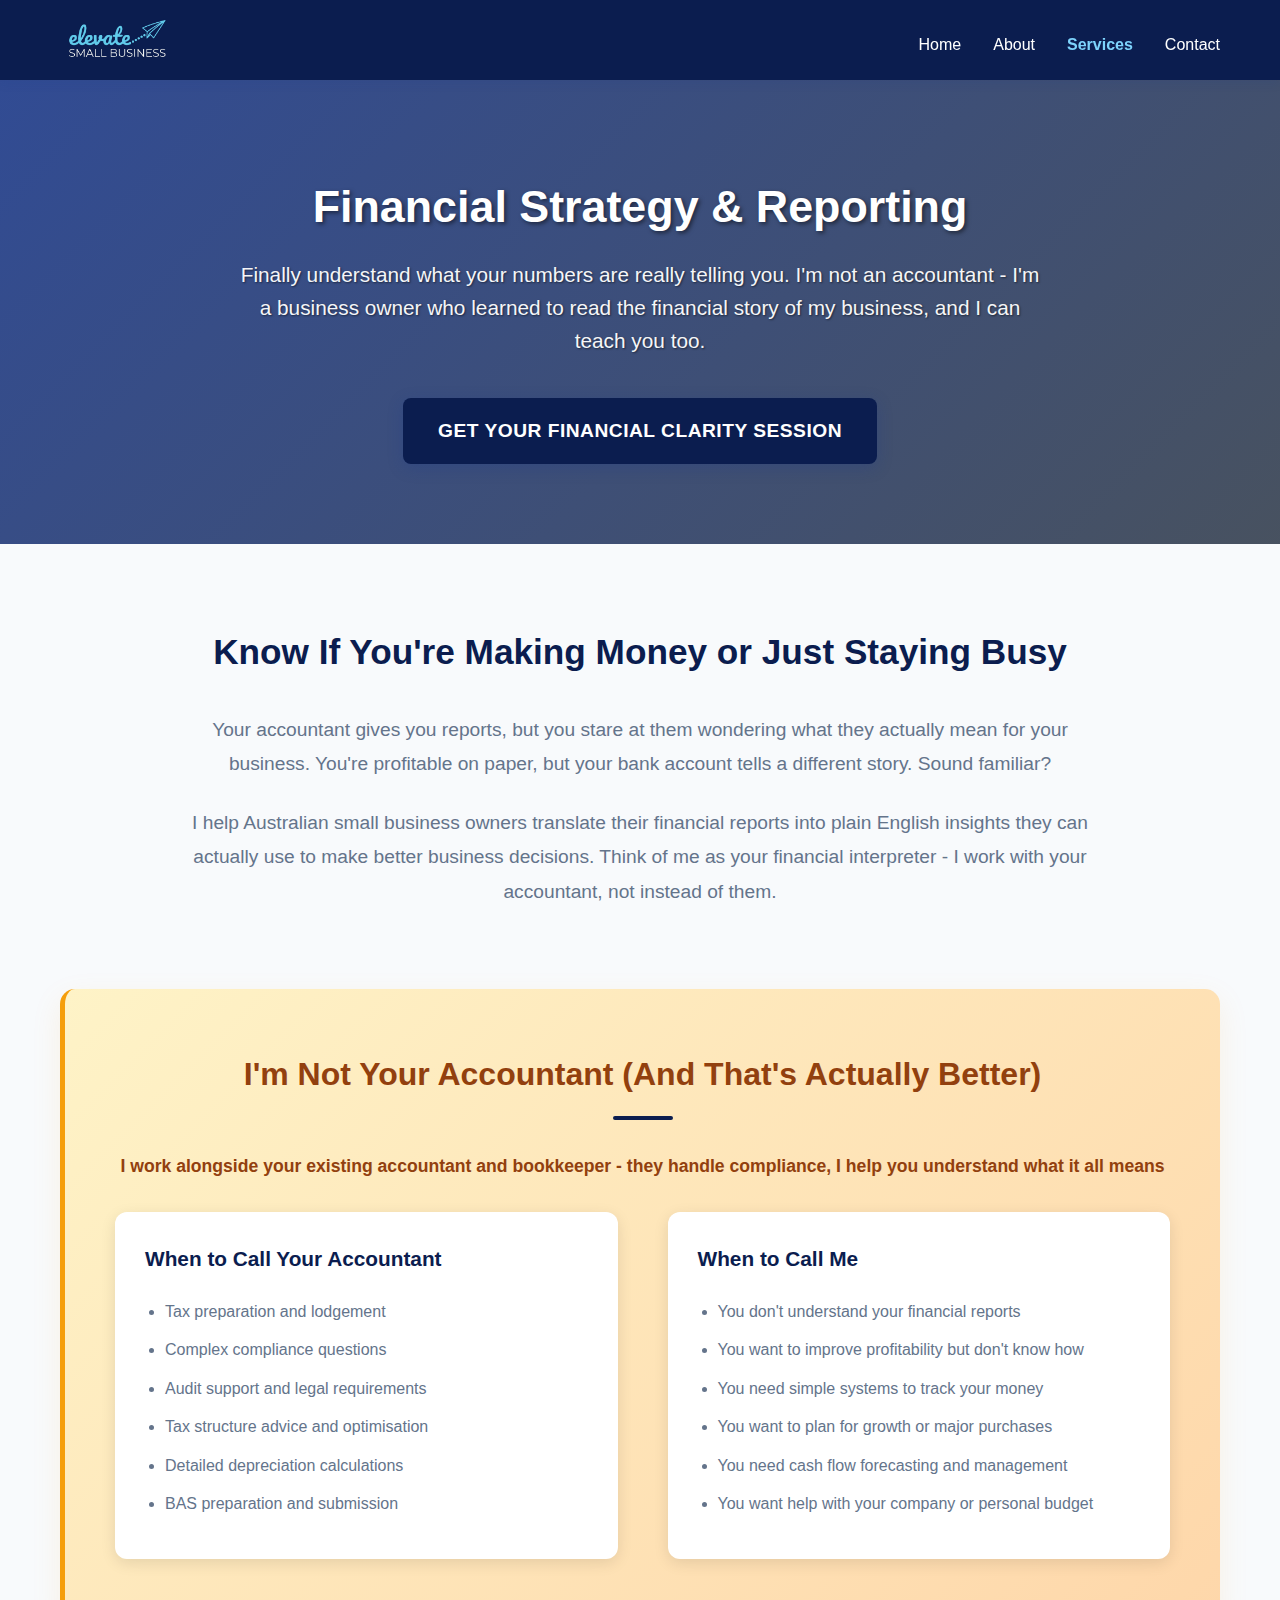
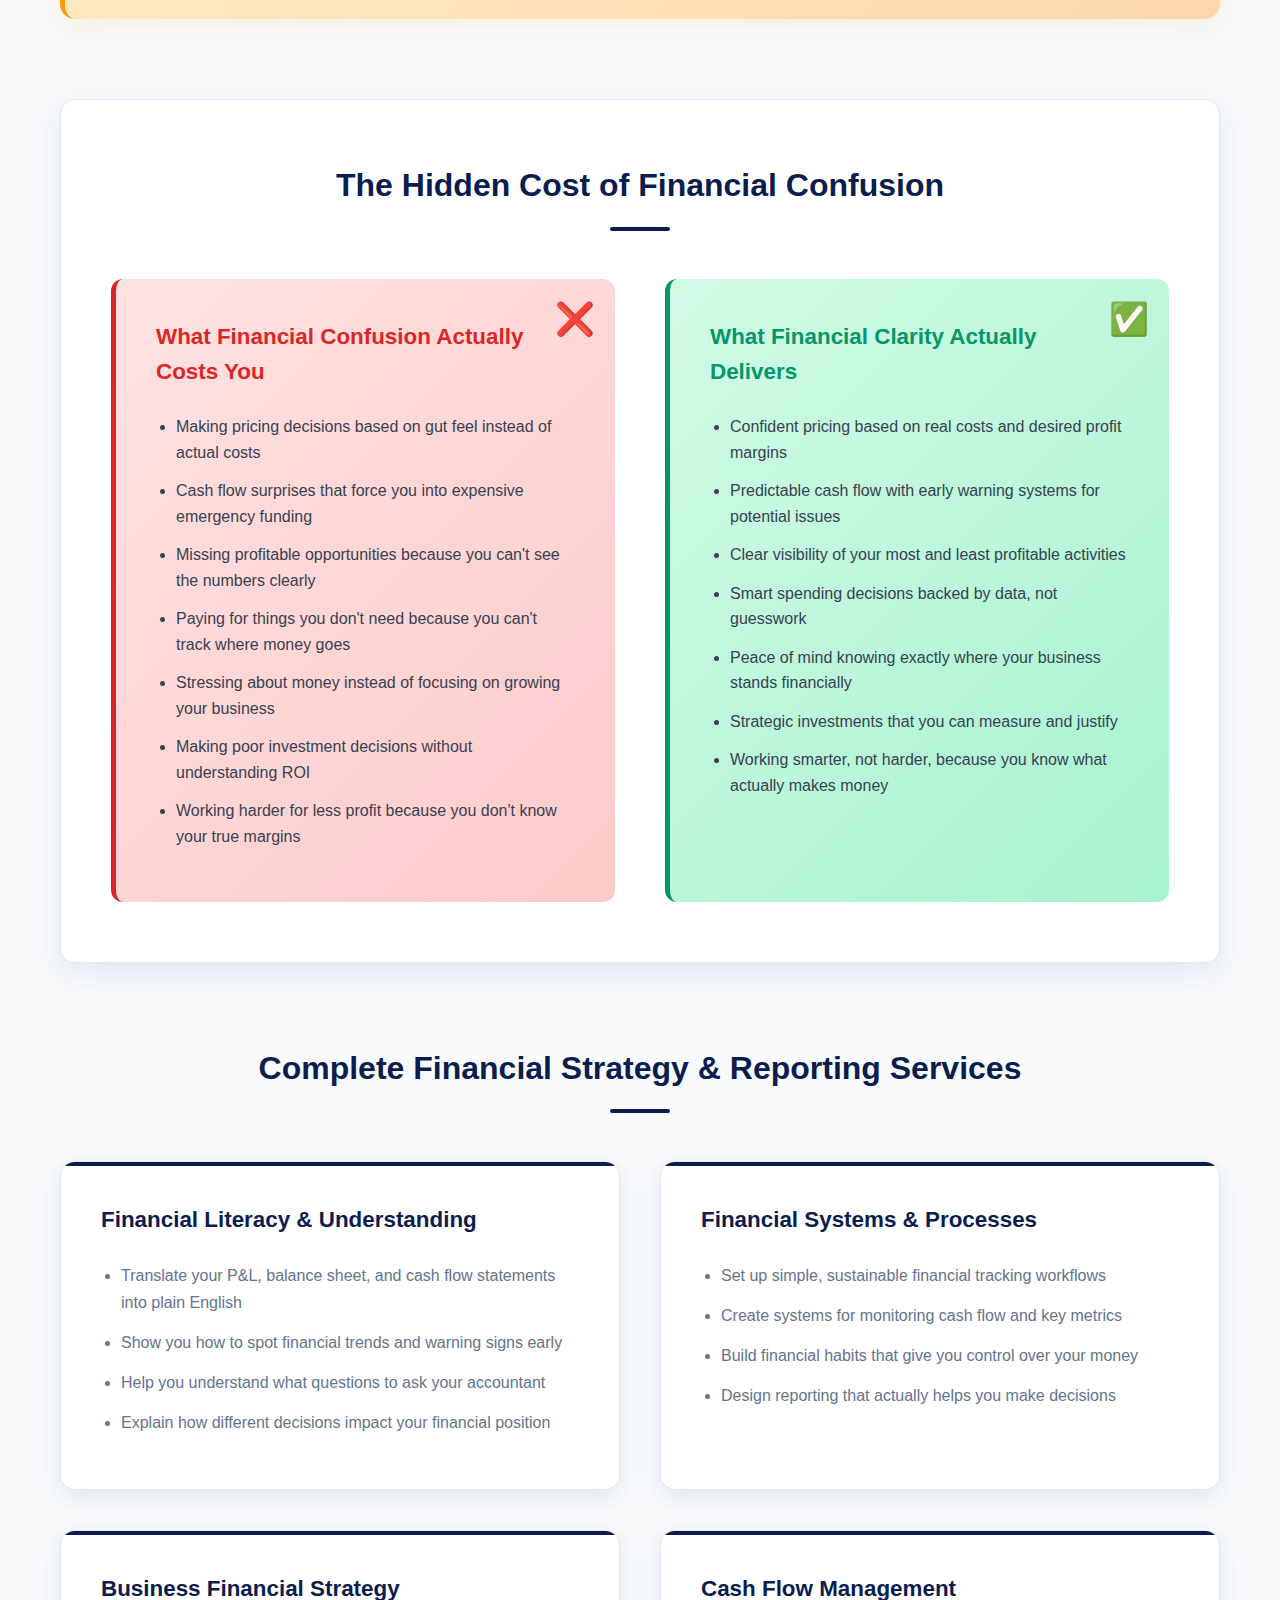
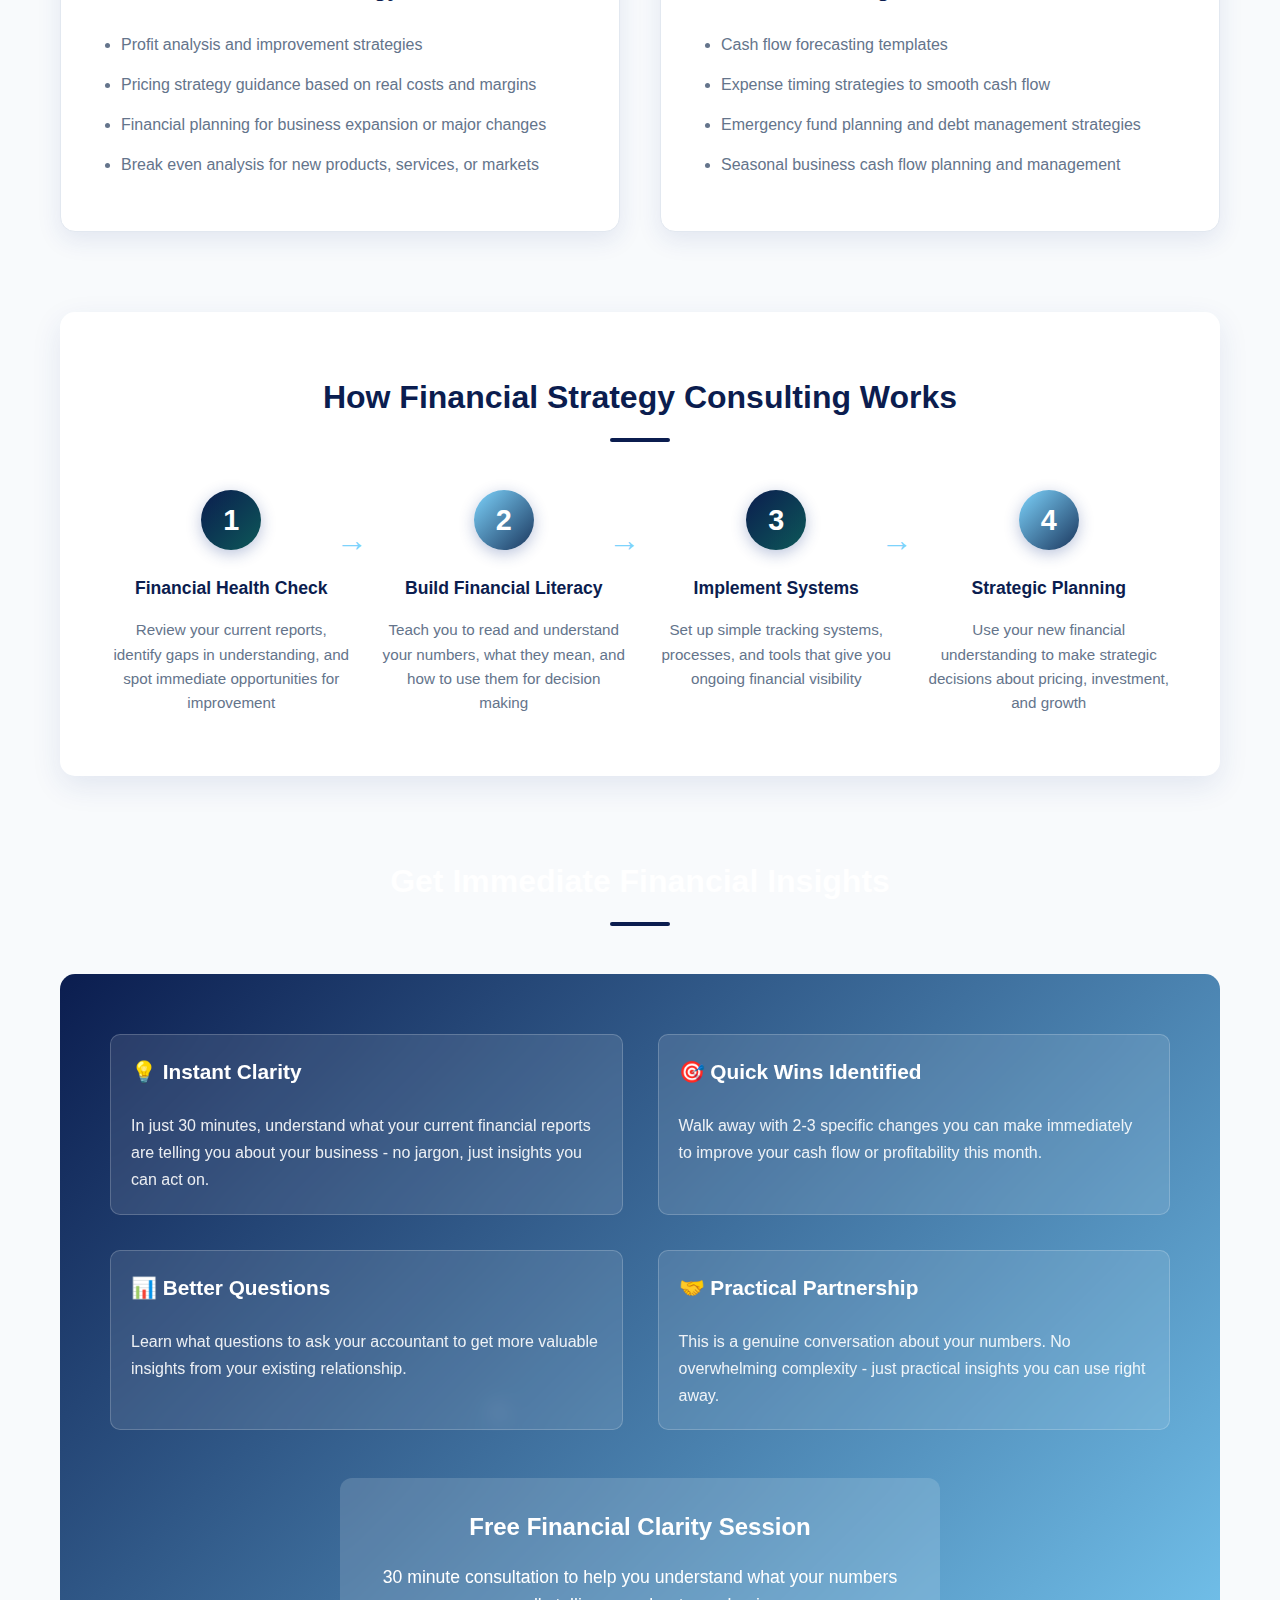
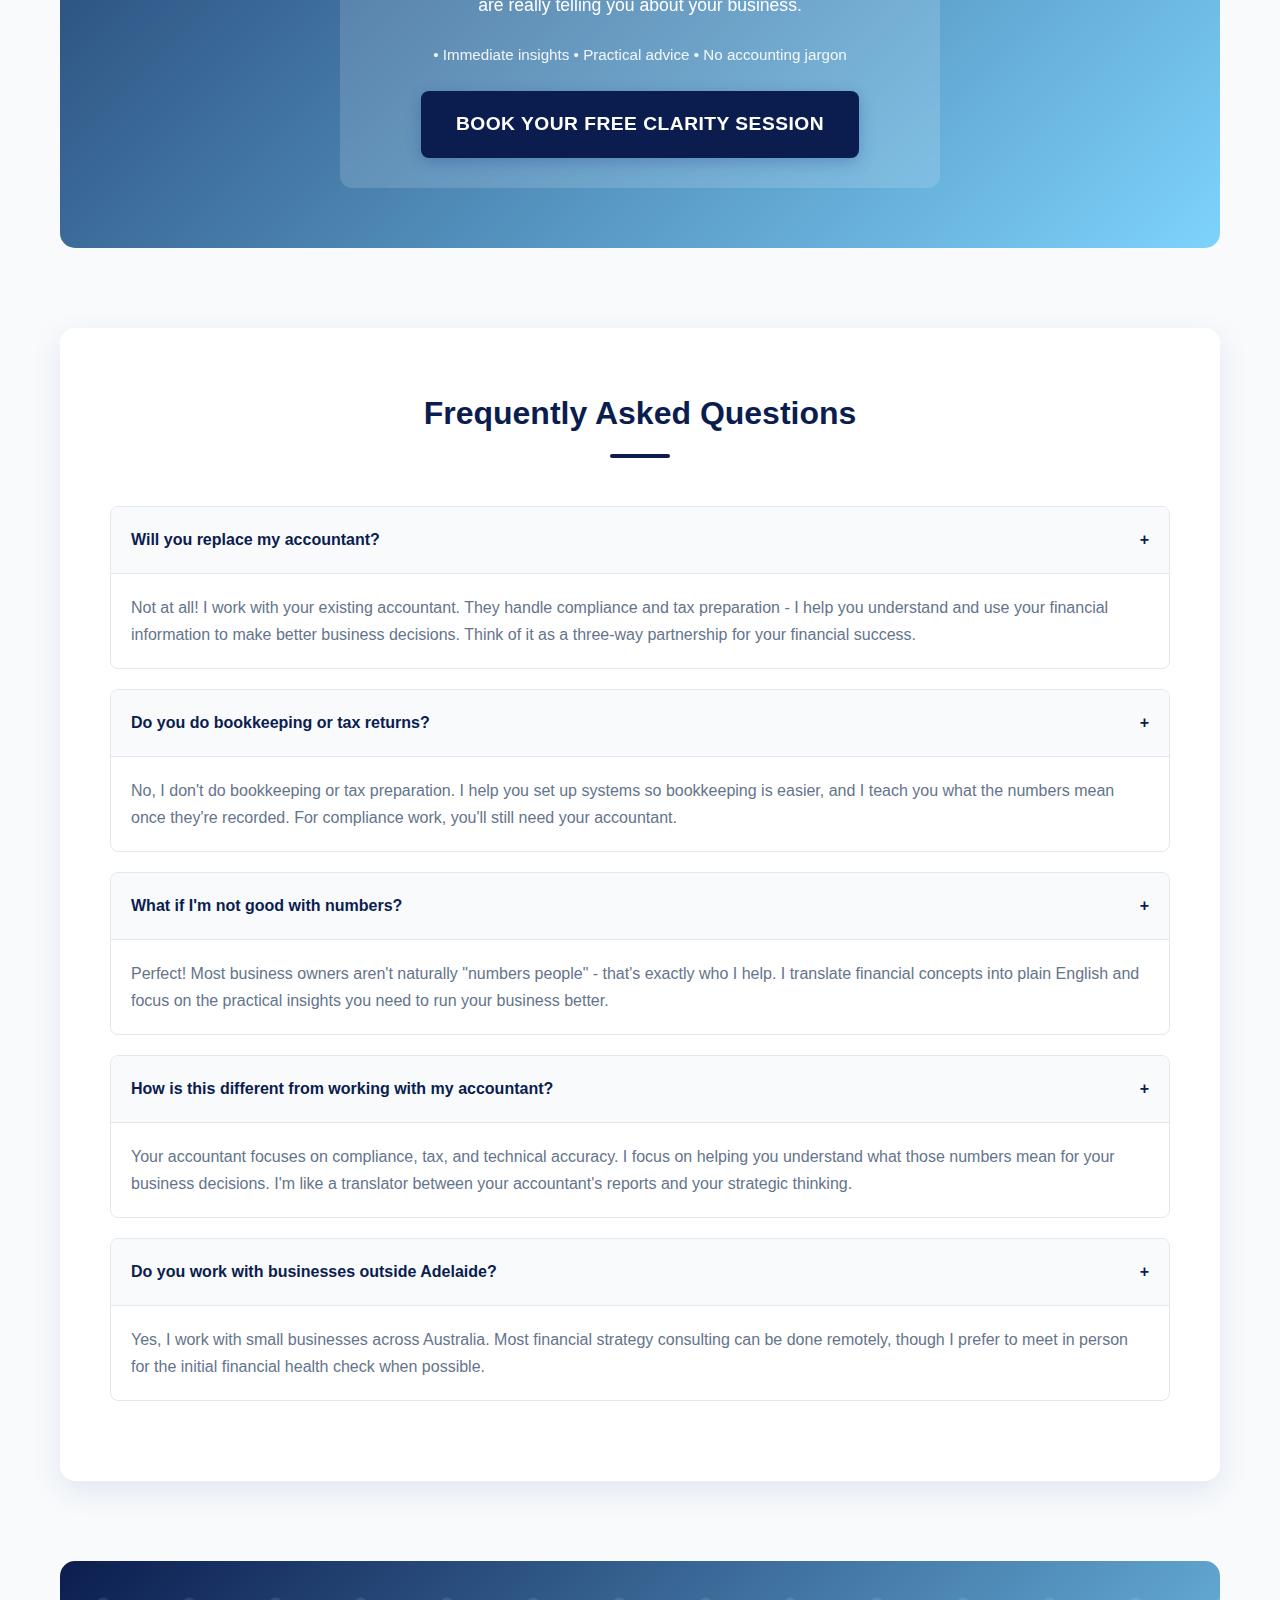
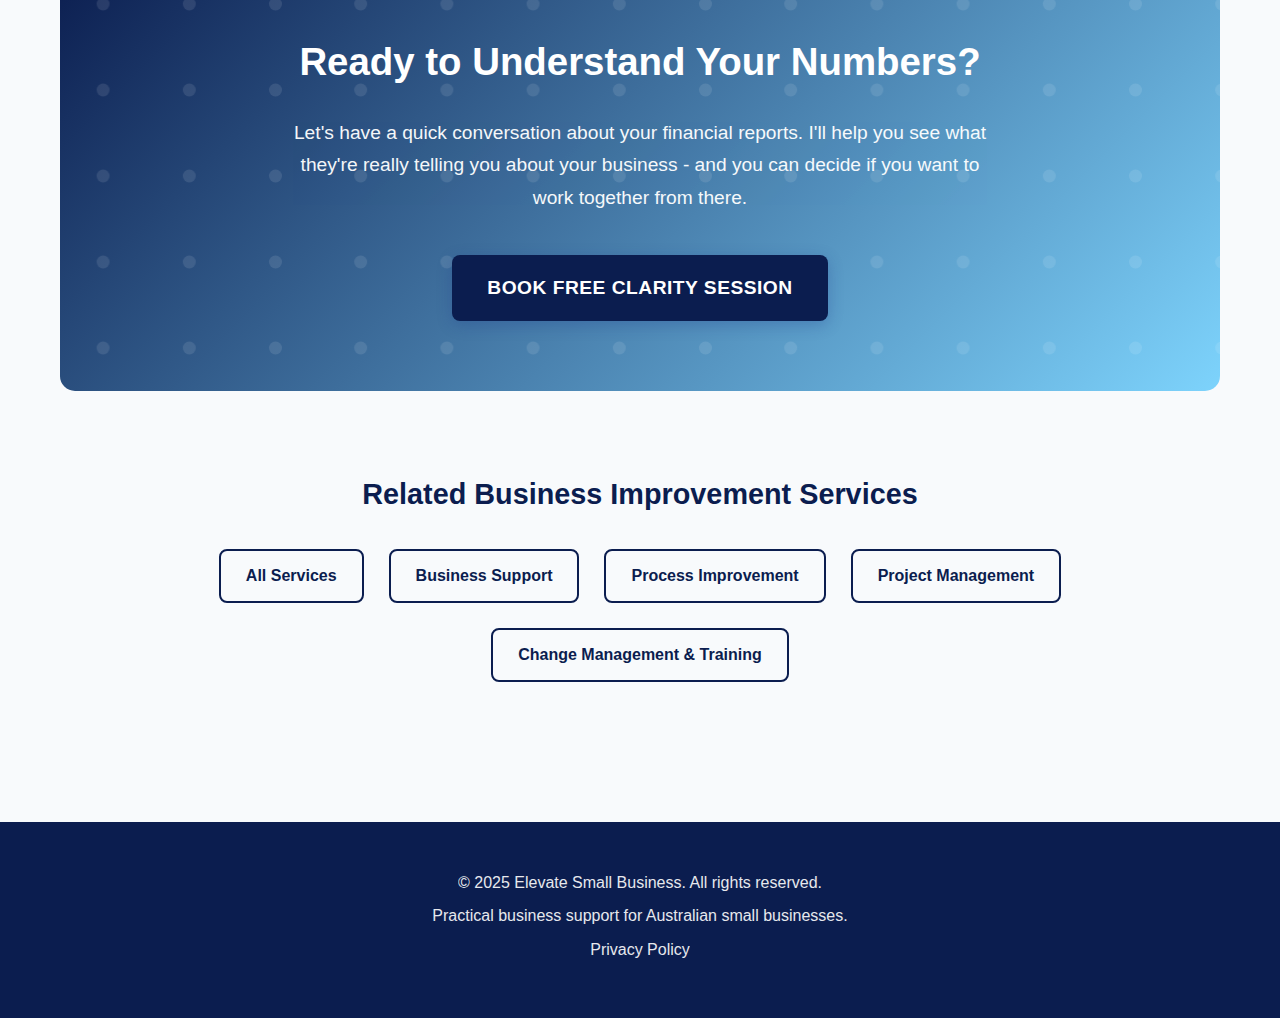
<file: services/financial-strategy-and-reporting.html>
<!DOCTYPE html>
<html lang="en">
<head>
    <!-- Google tag (gtag.js) -->
    <script async src="https://www.googletagmanager.com/gtag/js?id=G-X0D980T1FJ"></script>
    <script>
      window.dataLayer = window.dataLayer || [];
      function gtag(){dataLayer.push(arguments);}
      gtag('js', new Date());
      gtag('config', 'G-X0D980T1FJ');
    </script>

    <!-- Performance Optimizations -->
    <link rel="preconnect" href="https://www.googletagmanager.com">
    <link rel="dns-prefetch" href="//www.googletagmanager.com">
    <meta http-equiv="X-UA-Compatible" content="IE=edge">
    
    <!-- Basic Meta Tags -->
    <meta charset="UTF-8">
    <meta name="viewport" content="width=device-width, initial-scale=1.0">
    
    <!-- Enhanced SEO Meta Tags -->
    <title>Financial Strategy & Reporting Adelaide | Small Business Finance Consultant Australia</title>
    <meta name="description" content="Finally understand what your numbers mean! Small business financial consultant in Adelaide. Cash flow management, profit analysis, and financial literacy for micro businesses. Not an accountant - I translate your reports into plain English.">
    <meta name="keywords" content="small business finance Adelaide, cash flow management Australia, financial reporting consultant, MYOB setup Adelaide, business financial strategy Australia, financial literacy consultant, small business financial health">
    <meta name="author" content="Elevate Small Business">
    <meta name="robots" content="index, follow">
    
    <!-- Local SEO -->
    <meta name="geo.region" content="AU-SA">
    <meta name="geo.placename" content="Adelaide">
    <meta name="geo.position" content="-34.9285;138.6007">
    <meta name="ICBM" content="-34.9285, 138.6007">
    
    <!-- Open Graph / Social Media -->
    <meta property="og:type" content="website">
    <meta property="og:title" content="Financial Strategy & Reporting Adelaide | Business Finance Consultant">
    <meta property="og:description" content="Know if you're making money or just staying busy. Adelaide financial consultant who speaks plain English, not accounting jargon. Cash flow, profit analysis, financial systems.">
    <meta property="og:url" content="https://elevatesmallbusiness.com.au/services/financial-strategy.html">
    <meta property="og:site_name" content="Elevate Small Business">
    <meta property="og:locale" content="en_AU">
    
    <!-- Twitter Card -->
    <meta name="twitter:card" content="summary_large_image">
    <meta name="twitter:title" content="Financial Strategy & Reporting Adelaide | Business Finance Consultant">
    <meta name="twitter:description" content="Finally understand your business numbers. Financial consultant who translates accounting reports into actionable business insights.">
    
    <!-- Canonical URL -->
    <link rel="canonical" href="https://elevatesmallbusiness.com.au/services/financial-strategy.html">
    
    <!-- Structured Data Schema -->
    <script type="application/ld+json">
    {
      "@context": "https://schema.org",
      "@type": "ProfessionalService",
      "name": "Elevate Small Business - Financial Strategy & Reporting",
      "description": "Financial strategy and reporting consulting for small businesses in Adelaide and South Australia. Cash flow management, profit analysis, and financial literacy training.",
      "url": "https://elevatesmallbusiness.com.au/services/financial-strategy.html",
      "telephone": "+61400953189",
      "priceRange": "$1500-$7500",
      "address": {
        "@type": "PostalAddress",
        "addressLocality": "Adelaide",
        "addressRegion": "SA",
        "addressCountry": "AU"
      },
      "geo": {
        "@type": "GeoCoordinates",
        "latitude": -34.9285,
        "longitude": 138.6007
      },
      "areaServed": [
        {
          "@type": "State",
          "name": "South Australia"
        },
        {
          "@type": "Country", 
          "name": "Australia"
        }
      ],
      "serviceType": [
        "Financial Strategy Consulting",
        "Business Financial Analysis",
        "Cash Flow Management",
        "Financial Literacy Training",
        "Financial Reporting & Analysis"
      ],
      "hasOfferCatalog": {
        "@type": "OfferCatalog",
        "name": "Financial Strategy Services",
        "itemListElement": [
          {
            "@type": "Offer",
            "itemOffered": {
              "@type": "Service",
              "name": "Business Financial Health Check",
              "description": "Comprehensive analysis of your financial position and immediate improvement opportunities"
            },
            "price": "1500",
            "priceCurrency": "AUD"
          },
          {
            "@type": "Offer",
            "itemOffered": {
              "@type": "Service", 
              "name": "Complete Financial System Setup",
              "description": "End-to-end financial workflow implementation with training and ongoing support"
            },
            "priceRange": "3500-7500",
            "priceCurrency": "AUD"
          }
        ]
      }
    }
    </script>
    
    <style>
        /* ===== BRAND COLORS ===== */
        :root {
            /* Core Brand Colors */
            --navy-primary: #0b1d4f;
            --light-blue-secondary: #7dd3fc;
            
            /* Strategic Accents */
            --navy-action: #0b1d4f;
            --light-blue-highlight: #7dd3fc;
            
            /* Supporting Colors */
            --gray-text: #64748b;
            --gray-light: #e2e8f0;
            --white-clean: #f8fafc;
            --white-pure: #ffffff;
        }

        /* Reset and Base */
        * {
            margin: 0;
            padding: 0;
            box-sizing: border-box;
        }

        body {
            font-family: 'Segoe UI', Tahoma, Geneva, Verdana, sans-serif;
            line-height: 1.6;
            color: var(--gray-text);
            background-color: var(--white-clean);
            margin: 0;
            padding-top: 80px;
        }

        .container {
            max-width: 1200px;
            margin: 0 auto;
            padding: 0 20px;
        }

        /* ===== NAVIGATION ===== */
        nav {
            background: var(--navy-primary);
            box-shadow: 0 2px 10px rgba(30, 58, 138, 0.15);
            position: fixed;
            width: 100%;
            top: 0;
            z-index: 1000;
            height: 80px;
        }

        nav .container {
            display: flex;
            justify-content: space-between;
            align-items: center;
            padding: 1rem 20px;
        }

        .logo-img {
            height: 50px;
            width: auto;
            max-width: 200px;
        }

        .nav-links {
            display: flex;
            list-style: none;
            gap: 2rem;
        }

        .nav-links a {
            text-decoration: none;
            color: var(--white-pure);
            font-weight: 500;
            transition: color 0.3s ease;
        }

        .nav-links a:hover {
            color: var(--light-blue-highlight);
        }

        .nav-links a.active {
            color: var(--light-blue-highlight);
            font-weight: bold;
        }

        .mobile-menu-btn {
            display: none;
            background: none;
            border: none;
            color: var(--white-pure);
            font-size: 1.5rem;
            cursor: pointer;
        }

        /* ===== HERO SECTION ===== */
        .hero {
            background: linear-gradient(135deg, rgba(30, 58, 138, 0.9) 0%, rgba(55, 65, 81, 0.9) 100%), 
                        url('data:image/svg+xml,<svg xmlns="http://www.w3.org/2000/svg" viewBox="0 0 1000 300"><defs><linearGradient id="grad" x1="0%" y1="0%" x2="100%" y2="0%"><stop offset="0%" style="stop-color:%230f766e;stop-opacity:0.1" /><stop offset="100%" style="stop-color:%23374151;stop-opacity:0.1" /></linearGradient></defs><rect width="1000" height="300" fill="url(%23grad)"/></svg>');
            color: var(--white-pure);
            padding: 100px 0 80px 0;
            text-align: center;
            min-height: 50vh;
            display: flex;
            align-items: center;
            background-size: cover;
            background-position: center;
        }

        .hero h1 {
            font-size: 2.8rem;
            margin-bottom: 1.5rem;
            font-weight: 700;
            text-shadow: 2px 2px 4px rgba(0,0,0,0.5);
            line-height: 1.2;
        }

        .hero p {
            font-size: 1.3rem;
            margin-bottom: 2.5rem;
            opacity: 0.95;
            line-height: 1.6;
            text-shadow: 1px 1px 2px rgba(0,0,0,0.5);
            max-width: 800px;
            margin-left: auto;
            margin-right: auto;
        }

        /* ===== BUTTONS ===== */
        .cta-button {
            display: inline-block;
            background: var(--navy-action);
            color: var(--white-pure);
            padding: 18px 35px;
            text-decoration: none;
            border-radius: 8px;
            font-weight: bold;
            font-size: 1.2rem;
            transition: all 0.3s ease;
            box-shadow: 0 4px 15px rgba(30, 58, 138, 0.3);
            text-transform: uppercase;
            letter-spacing: 0.5px;
        }

        .cta-button:hover {
            background: #1a365d;
            transform: translateY(-3px);
            box-shadow: 0 8px 25px rgba(30, 58, 138, 0.4);
        }

        .secondary-button {
            display: inline-block;
            background: transparent;
            color: var(--white-pure);
            padding: 18px 35px;
            text-decoration: none;
            border: 2px solid var(--white-pure);
            border-radius: 8px;
            font-weight: bold;
            font-size: 1.1rem;
            transition: all 0.3s ease;
        }

        .secondary-button:hover {
            background: var(--white-pure);
            color: var(--navy-primary);
            transform: translateY(-2px);
        }

        /* ===== MAIN CONTENT ===== */
        .main-content {
            padding: 80px 0;
            background: var(--white-clean);
        }

        .intro-section {
            max-width: 900px;
            margin: 0 auto 80px auto;
            text-align: center;
        }

        .intro-section h2 {
            color: var(--navy-primary);
            font-size: 2.2rem;
            margin-bottom: 2rem;
            font-weight: 700;
        }

        .intro-section p {
            font-size: 1.2rem;
            line-height: 1.8;
            color: var(--gray-text);
            margin-bottom: 1.5rem;
        }

        .section-title {
            color: var(--navy-primary);
            font-size: 2rem;
            margin-bottom: 3rem;
            text-align: center;
            font-weight: 700;
            position: relative;
        }

        .section-title::after {
            content: '';
            display: block;
            width: 60px;
            height: 4px;
            background: var(--navy-action);
            margin: 15px auto 0;
            border-radius: 2px;
        }

        /* ===== PROBLEM SOLUTION SECTION ===== */
        .problem-solution {
            background: var(--white-pure);
            padding: 60px 50px;
            border-radius: 15px;
            box-shadow: 0 10px 30px rgba(30, 58, 138, 0.1);
            margin-bottom: 80px;
            border: 1px solid var(--gray-light);
        }

        .problem-solution-grid {
            display: grid;
            grid-template-columns: 1fr 1fr;
            gap: 50px;
            margin-top: 3rem;
        }

        .problem-side {
            padding: 40px;
            background: linear-gradient(135deg, #fee2e2 0%, #fecaca 100%);
            border-radius: 12px;
            border-left: 5px solid #dc2626;
            position: relative;
        }

        .solution-side {
            padding: 40px;
            background: linear-gradient(135deg, #d1fae5 0%, #a7f3d0 100%);
            border-radius: 12px;
            border-left: 5px solid #059669;
            position: relative;
        }

        .problem-side::before {
            content: '❌';
            position: absolute;
            top: 15px;
            right: 20px;
            font-size: 2rem;
        }

        .solution-side::before {
            content: '✅';
            position: absolute;
            top: 15px;
            right: 20px;
            font-size: 2rem;
        }

        .problem-side h4 {
            color: #dc2626;
            margin-bottom: 1.5rem;
            font-size: 1.4rem;
            font-weight: 700;
        }

        .solution-side h4 {
            color: #059669;
            margin-bottom: 1.5rem;
            font-size: 1.4rem;
            font-weight: 700;
        }

        .problem-side ul,
        .solution-side ul {
            margin-left: 20px;
            color: #374151;
        }

        .problem-side ul li,
        .solution-side ul li {
            margin-bottom: 0.8rem;
            line-height: 1.6;
            font-weight: 500;
        }

        /* ===== BOUNDARY SECTION ===== */
        .boundary-section {
            background: linear-gradient(135deg, #fef3c7 0%, #fed7aa 100%);
            padding: 60px 50px;
            border-radius: 15px;
            box-shadow: 0 10px 30px rgba(245, 158, 11, 0.1);
            margin-bottom: 80px;
            border-left: 5px solid #f59e0b;
        }

        .boundary-grid {
            display: grid;
            grid-template-columns: 1fr 1fr;
            gap: 50px;
            margin-top: 2rem;
        }

        .when-to-call {
            background: var(--white-pure);
            padding: 30px;
            border-radius: 12px;
            box-shadow: 0 4px 15px rgba(0,0,0,0.1);
        }

        .when-to-call h4 {
            color: var(--navy-primary);
            margin-bottom: 1.5rem;
            font-size: 1.3rem;
            font-weight: 700;
        }

        .when-to-call ul {
            margin-left: 20px;
            color: var(--gray-text);
        }

        .when-to-call ul li {
            margin-bottom: 0.8rem;
            line-height: 1.6;
            font-weight: 500;
        }

        /* ===== CARDS ===== */
        .card-grid {
            display: grid;
            grid-template-columns: repeat(2, 1fr);
            gap: 2.5rem;
            margin-bottom: 80px;
        }
        
        @media (max-width: 768px) {
            .card-grid {
                grid-template-columns: 1fr;
            }
        }

        .card {
            background: var(--white-pure);
            padding: 2.5rem;
            border-radius: 15px;
            box-shadow: 0 8px 25px rgba(30, 58, 138, 0.1);
            border: 1px solid var(--gray-light);
            transition: all 0.4s ease;
            position: relative;
            overflow: hidden;
        }

        .card::before {
            content: '';
            position: absolute;
            top: 0;
            left: 0;
            width: 100%;
            height: 4px;
            background: linear-gradient(90deg, var(--navy-primary) 0%, var(--navy-action) 100%);
        }

        .card:hover {
            transform: translateY(-8px);
            box-shadow: 0 15px 40px rgba(30, 58, 138, 0.2);
        }

        .card h4 {
            color: var(--navy-primary);
            margin-bottom: 1.5rem;
            font-size: 1.4rem;
            font-weight: 700;
        }

        .card ul {
            color: var(--gray-text);
            line-height: 1.7;
            margin-left: 20px;
        }

        .card ul li {
            margin-bottom: 0.8rem;
            font-weight: 500;
        }

        /* ===== PROCESS SECTION ===== */
        .process-section {
            background: var(--white-pure);
            padding: 60px 50px;
            border-radius: 15px;
            box-shadow: 0 10px 30px rgba(30, 58, 138, 0.1);
            margin-bottom: 80px;
        }

        .process-grid {
            display: grid;
            grid-template-columns: repeat(4, 1fr);
            gap: 30px;
            margin-top: 3rem;
        }

        .process-step {
            text-align: center;
            position: relative;
        }

        .process-step::after {
            content: '→';
            position: absolute;
            top: 25px;
            right: -15px;
            color: var(--light-blue-highlight);
            font-size: 2rem;
            font-weight: bold;
        }

        .process-step:last-child::after {
            display: none;
        }

        .step-number {
            background: linear-gradient(135deg, var(--navy-primary) 0%, #0d5858 100%);
            color: var(--white-pure);
            width: 60px;
            height: 60px;
            border-radius: 50%;
            display: flex;
            align-items: center;
            justify-content: center;
            margin: 0 auto 1.5rem auto;
            font-size: 1.8rem;
            font-weight: bold;
            box-shadow: 0 4px 15px rgba(30, 58, 138, 0.3);
        }

        .step-number.amber {
            background: linear-gradient(135deg, var(--light-blue-highlight) 0%, #1a365d 100%);
        }

        .process-step h4 {
            color: var(--navy-primary);
            margin-bottom: 1rem;
            font-weight: 700;
            font-size: 1.1rem;
        }

        .process-step p {
            color: var(--gray-text);
            font-size: 0.95rem;
            line-height: 1.6;
            font-weight: 500;
        }

        /* ===== BENEFITS SECTION ===== */
        .benefits-section {
            background: linear-gradient(135deg, var(--navy-primary) 0%, var(--light-blue-secondary) 100%);
            color: var(--white-pure);
            padding: 60px 50px;
            border-radius: 15px;
            margin-bottom: 80px;
            position: relative;
            overflow: hidden;
        }

        .benefits-section::before {
            content: '';
            position: absolute;
            top: 0;
            left: 0;
            right: 0;
            bottom: 0;
            background: url('data:image/svg+xml,<svg xmlns="http://www.w3.org/2000/svg" viewBox="0 0 100 100"><defs><pattern id="grain" width="100" height="100" patternUnits="userSpaceOnUse"><circle cx="50" cy="50" r="1" fill="white" opacity="0.1"/></pattern></defs><rect width="100" height="100" fill="url(%23grain)"/></svg>');
            pointer-events: none;
        }

        .benefits-grid {
            display: grid;
            grid-template-columns: repeat(2, 1fr);
            gap: 35px;
            position: relative;
            z-index: 1;
        }
        
        @media (max-width: 768px) {
            .benefits-grid {
                grid-template-columns: 1fr;
            }
        }

        .benefit-item {
            padding: 20px;
            border-radius: 10px;
            background: rgba(255, 255, 255, 0.1);
            backdrop-filter: blur(10px);
            border: 1px solid rgba(255, 255, 255, 0.2);
        }

        .benefit-item h4 {
            color: var(--white-pure);
            margin-bottom: 1.5rem;
            font-size: 1.3rem;
            font-weight: 700;
        }

        .benefit-item p {
            color: rgba(255, 255, 255, 0.9);
            font-size: 1rem;
            line-height: 1.7;
            font-weight: 500;
        }

        /* ===== FAQ SECTION ===== */
        .faq-section {
            background: var(--white-pure);
            padding: 60px 50px;
            border-radius: 15px;
            box-shadow: 0 10px 30px rgba(30, 58, 138, 0.1);
            margin-bottom: 80px;
        }

        .faq-item {
            margin-bottom: 20px;
            border: 1px solid var(--gray-light);
            border-radius: 8px;
            overflow: hidden;
        }

        .faq-question {
            background: var(--white-clean);
            padding: 20px;
            font-weight: 700;
            color: var(--navy-primary);
            cursor: pointer;
            display: flex;
            justify-content: space-between;
            align-items: center;
        }

        .faq-question:hover {
            background: #e2e8f0;
        }

        .faq-answer {
            padding: 20px;
            color: var(--gray-text);
            line-height: 1.7;
            border-top: 1px solid var(--gray-light);
        }

        /* ===== CTA SECTION ===== */
        .cta-section {
            background: linear-gradient(135deg, var(--navy-primary) 0%, var(--light-blue-secondary) 100%);
            color: var(--white-pure);
            padding: 70px 50px;
            border-radius: 15px;
            text-align: center;
            margin-bottom: 80px;
            position: relative;
            overflow: hidden;
        }

        .cta-section::before {
            content: '';
            position: absolute;
            top: 0;
            left: 0;
            right: 0;
            bottom: 0;
            background: url('data:image/svg+xml,<svg xmlns="http://www.w3.org/2000/svg" viewBox="0 0 100 100"><defs><pattern id="dots" width="20" height="20" patternUnits="userSpaceOnUse"><circle cx="10" cy="10" r="1.5" fill="white" opacity="0.1"/></pattern></defs><rect width="100" height="100" fill="url(%23dots)"/></svg>');
            pointer-events: none;
        }

        .cta-section h3 {
            color: var(--white-pure);
            font-size: 2.4rem;
            margin-bottom: 1.5rem;
            font-weight: 700;
            position: relative;
            z-index: 1;
        }

        .cta-section p {
            font-size: 1.2rem;
            margin-bottom: 2.5rem;
            opacity: 0.95;
            max-width: 700px;
            margin-left: auto;
            margin-right: auto;
            line-height: 1.7;
            position: relative;
            z-index: 1;
        }

        .cta-buttons {
            display: flex;
            gap: 25px;
            justify-content: center;
            flex-wrap: wrap;
            position: relative;
            z-index: 1;
        }

        /* ===== RELATED SERVICES ===== */
        .related-services {
            text-align: center;
        }

        .related-services h3 {
            color: var(--navy-primary);
            font-size: 1.8rem;
            margin-bottom: 2rem;
            font-weight: 700;
        }

        .service-links {
            display: flex;
            gap: 25px;
            justify-content: center;
            flex-wrap: wrap;
        }

        .service-link {
            color: var(--navy-primary);
            text-decoration: none;
            padding: 12px 25px;
            border: 2px solid var(--navy-primary);
            border-radius: 8px;
            transition: all 0.3s ease;
            font-weight: 600;
        }

        .service-link:hover {
            background: var(--navy-primary);
            color: var(--white-pure);
            transform: translateY(-2px);
        }

        /* ===== FOOTER ===== */
        footer {
            background: var(--navy-primary);
            color: var(--white-pure);
            text-align: center;
            padding: 3rem 0;
            margin-top: 60px;
        }

        footer p {
            margin-bottom: 0.5rem;
            opacity: 0.9;
        }

        footer a {
            color: var(--white-pure);
            text-decoration: none;
            font-weight: 500;
        }

        footer a:hover {
            text-decoration: underline;
            color: var(--light-blue-highlight);
        }

        /* ===== RESPONSIVE ===== */
        @media (max-width: 1024px) {
            .process-grid {
                grid-template-columns: repeat(2, 1fr);
                gap: 30px;
            }
            
            .problem-solution-grid,
            .boundary-grid {
                grid-template-columns: 1fr;
                gap: 40px;
            }

            .hero h1 {
                font-size: 2.4rem;
            }

            .process-step::after {
                display: none;
            }
        }

        @media (max-width: 768px) {
            .nav-links {
                display: none;
            }
            
            .mobile-menu-btn {
                display: block;
            }
            
            .hero {
                padding: 80px 0 60px 0;
            }
            
            .hero h1 {
                font-size: 2rem;
            }
            
            .hero p {
                font-size: 1.1rem;
            }
            
            .card-grid,
            .process-grid,
            .benefits-grid {
                grid-template-columns: 1fr;
                gap: 25px;
            }
            
            .cta-buttons {
                flex-direction: column;
                align-items: center;
            }
            
            .service-links {
                flex-direction: column;
                align-items: center;
            }

            .problem-solution,
            .boundary-section,
            .process-section,
            .faq-section,
            .cta-section {
                padding: 40px 25px;
            }

            .section-title {
                font-size: 1.6rem;
            }

            .intro-section h2 {
                font-size: 1.8rem;
            }
        }

        @media (max-width: 480px) {
            .container {
                padding: 0 15px;
            }

            .hero h1 {
                font-size: 1.8rem;
            }

            .hero p {
                font-size: 1rem;
            }

            .cta-button,
            .secondary-button {
                padding: 15px 25px;
                font-size: 1rem;
            }
        }
    </style>
</head>

<body>
    <!-- Navigation -->
    <nav>
        <div class="container">
            <div class="logo">
                <img src="/images/Elevate Small Business - rectangle.jpg" alt="Elevate Small Business" class="logo-img">
            </div>
            <ul class="nav-links">
                <li><a href="/index.html">Home</a></li>
                <li><a href="/pages/about.html">About</a></li>
                <li><a href="/pages/services.html" class="active">Services</a></li>
                <li><a href="/pages/contact.html">Contact</a></li>
            </ul>
            
            <button class="mobile-menu-btn" aria-label="Toggle mobile menu">☰</button>
        </div>
    </nav>

    <!-- Hero Section -->
    <section class="hero">
        <div class="container">
            <h1>Financial Strategy & Reporting</h1>
            <p>Finally understand what your numbers are really telling you. I'm not an accountant - I'm a business owner who learned to read the financial story of my business, and I can teach you too.</p>
            <a href="/pages/contact.html" class="cta-button">Get Your Financial Clarity Session</a>
        </div>
    </section>

    <!-- Main Content -->
    <main class="main-content">
        <div class="container">
            
            <!-- Introduction -->
            <section class="intro-section">
                <h2>Know If You're Making Money or Just Staying Busy</h2>
                <p>Your accountant gives you reports, but you stare at them wondering what they actually mean for your business. You're profitable on paper, but your bank account tells a different story. Sound familiar?</p>
                <p>I help Australian small business owners translate their financial reports into plain English insights they can actually use to make better business decisions. Think of me as your financial interpreter - I work with your accountant, not instead of them.</p>
            </section>

            <!-- Boundary Setting Section -->
            <section class="boundary-section">
                <h3 class="section-title" style="color: #92400e; margin-bottom: 2rem;">I'm Not Your Accountant (And That's Actually Better)</h3>
                <p style="text-align: center; color: #92400e; font-size: 1.1rem; margin-bottom: 2rem; font-weight: 600;">I work alongside your existing accountant and bookkeeper - they handle compliance, I help you understand what it all means</p>
                
                <div class="boundary-grid">
                    <div class="when-to-call">
                        <h4>When to Call Your Accountant</h4>
                        <ul>
                            <li>Tax preparation and lodgement</li>
                            <li>Complex compliance questions</li>
                            <li>Audit support and legal requirements</li>
                            <li>Tax structure advice and optimisation</li>
                            <li>Detailed depreciation calculations</li>
                            <li>BAS preparation and submission</li>
                        </ul>
                    </div>

                    <div class="when-to-call">
                        <h4>When to Call Me</h4>
                        <ul>
                            <li>You don't understand your financial reports</li>
                            <li>You want to improve profitability but don't know how</li>
                            <li>You need simple systems to track your money</li>
                            <li>You want to plan for growth or major purchases</li>
                            <li>You need cash flow forecasting and management</li>
                            <li>You want help with your company or personal budget</li>
                        </ul>
                    </div>
                </div>
            </section>

            <!-- Problem vs Solution -->
            <section class="problem-solution">
                <h3 class="section-title">The Hidden Cost of Financial Confusion</h3>
                <div class="problem-solution-grid">
                    
                    <div class="problem-side">
                        <h4>What Financial Confusion Actually Costs You</h4>
                        <ul>
                            <li>Making pricing decisions based on gut feel instead of actual costs</li>
                            <li>Cash flow surprises that force you into expensive emergency funding</li>
                            <li>Missing profitable opportunities because you can't see the numbers clearly</li>
                            <li>Paying for things you don't need because you can't track where money goes</li>
                            <li>Stressing about money instead of focusing on growing your business</li>
                            <li>Making poor investment decisions without understanding ROI</li>
                            <li>Working harder for less profit because you don't know your true margins</li>
                        </ul>
                    </div>

                    <div class="solution-side">
                        <h4>What Financial Clarity Actually Delivers</h4>
                        <ul>
                            <li>Confident pricing based on real costs and desired profit margins</li>
                            <li>Predictable cash flow with early warning systems for potential issues</li>
                            <li>Clear visibility of your most and least profitable activities</li>
                            <li>Smart spending decisions backed by data, not guesswork</li>
                            <li>Peace of mind knowing exactly where your business stands financially</li>
                            <li>Strategic investments that you can measure and justify</li>
                            <li>Working smarter, not harder, because you know what actually makes money</li>
                        </ul>
                    </div>

                </div>
            </section>

            <!-- What's Included -->
            <section aria-labelledby="services-heading">
                <h3 id="services-heading" class="section-title">Complete Financial Strategy & Reporting Services</h3>
                <div class="card-grid">
                    
                    <article class="card">
                        <h4>Financial Literacy & Understanding</h4>
                        <ul>
                            <li>Translate your P&L, balance sheet, and cash flow statements into plain English</li>
                            <li>Show you how to spot financial trends and warning signs early</li>
                            <li>Help you understand what questions to ask your accountant</li>
                            <li>Explain how different decisions impact your financial position</li>
                        </ul>
                    </article>

                    <article class="card">
                        <h4>Financial Systems & Processes</h4>
                        <ul>
                            <li>Set up simple, sustainable financial tracking workflows</li>
                            <li>Create systems for monitoring cash flow and key metrics</li>
                            <li>Build financial habits that give you control over your money</li>
                            <li>Design reporting that actually helps you make decisions</li>
                        </ul>
                    </article>

                    <article class="card">
                        <h4>Business Financial Strategy</h4>
                        <ul>
                            <li>Profit analysis and improvement strategies</li>
                            <li>Pricing strategy guidance based on real costs and margins</li>
                            <li>Financial planning for business expansion or major changes</li>
                            <li>Break even analysis for new products, services, or markets</li>
                        </ul>
                    </article>

                    <article class="card">
                        <h4>Cash Flow Management</h4>
                        <ul>
                            <li>Cash flow forecasting templates</li>
                            <li>Expense timing strategies to smooth cash flow</li>
                            <li>Emergency fund planning and debt management strategies</li>
                            <li>Seasonal business cash flow planning and management</li>
                        </ul>
                    </article>

                </div>
            </section>

            <!-- How It Works -->
            <section class="process-section" aria-labelledby="process-heading">
                <h3 id="process-heading" class="section-title">How Financial Strategy Consulting Works</h3>
                <div class="process-grid">
                    
                    <div class="process-step">
                        <div class="step-number">1</div>
                        <h4>Financial Health Check</h4>
                        <p>Review your current reports, identify gaps in understanding, and spot immediate opportunities for improvement</p>
                    </div>

                    <div class="process-step">
                        <div class="step-number amber">2</div>
                        <h4>Build Financial Literacy</h4>
                        <p>Teach you to read and understand your numbers, what they mean, and how to use them for decision making</p>
                    </div>

                    <div class="process-step">
                        <div class="step-number">3</div>
                        <h4>Implement Systems</h4>
                        <p>Set up simple tracking systems, processes, and tools that give you ongoing financial visibility</p>
                    </div>

                    <div class="process-step">
                        <div class="step-number amber">4</div>
                        <h4>Strategic Planning</h4>
                        <p>Use your new financial understanding to make strategic decisions about pricing, investment, and growth</p>
                    </div>

                </div>
            </section>

            <!-- Benefits Section -->
            <section aria-labelledby="benefits-heading">
                <h3 id="benefits-heading" class="section-title" style="color: var(--white-pure);">Get Immediate Financial Insights</h3>
                <div class="benefits-section">
                    <div class="benefits-grid">
                        
                        <div class="benefit-item">
                            <h4>💡 Instant Clarity</h4>
                            <p>In just 30 minutes, understand what your current financial reports are telling you about your business - no jargon, just insights you can act on.</p>
                        </div>

                        <div class="benefit-item">
                            <h4>🎯 Quick Wins Identified</h4>
                            <p>Walk away with 2-3 specific changes you can make immediately to improve your cash flow or profitability this month.</p>
                        </div>

                        <div class="benefit-item">
                            <h4>📊 Better Questions</h4>
                            <p>Learn what questions to ask your accountant to get more valuable insights from your existing relationship.</p>
                        </div>

                        <div class="benefit-item">
                            <h4>🤝 Practical Partnership</h4>
                            <p>This is a genuine conversation about your numbers. No overwhelming complexity - just practical insights you can use right away.</p>
                        </div>

                    </div>
                    
                    <div style="text-align: center; margin-top: 3rem;">
                        <div style="background: rgba(255, 255, 255, 0.15); backdrop-filter: blur(10px); border-radius: 12px; padding: 30px; max-width: 600px; margin: 0 auto;">
                            <h4 style="color: var(--white-pure); font-size: 1.5rem; margin-bottom: 1rem;">Free Financial Clarity Session</h4>
                            <p style="color: var(--white-pure); font-size: 1.1rem; margin-bottom: 1.5rem;">30 minute consultation to help you understand what your numbers are really telling you about your business.</p>
                            <p style="color: rgba(255, 255, 255, 0.9); font-size: 0.95rem; margin-bottom: 1.5rem;">• Immediate insights • Practical advice • No accounting jargon</p>
                            <a href="/pages/contact.html" class="cta-button">Book Your Free Clarity Session</a>
                        </div>
                    </div>
                </div>
            </section>

            <!-- FAQ Section -->
            <section class="faq-section" aria-labelledby="faq-heading">
                <h3 id="faq-heading" class="section-title">Frequently Asked Questions</h3>
                
                <div class="faq-item">
                    <div class="faq-question">
                        <span>Will you replace my accountant?</span>
                        <span>+</span>
                    </div>
                    <div class="faq-answer">
                        Not at all! I work with your existing accountant. They handle compliance and tax preparation - I help you understand and use your financial information to make better business decisions. Think of it as a three-way partnership for your financial success.
                    </div>
                </div>

                <div class="faq-item">
                    <div class="faq-question">
                        <span>Do you do bookkeeping or tax returns?</span>
                        <span>+</span>
                    </div>
                    <div class="faq-answer">
                        No, I don't do bookkeeping or tax preparation. I help you set up systems so bookkeeping is easier, and I teach you what the numbers mean once they're recorded. For compliance work, you'll still need your accountant.
                    </div>
                </div>

                <div class="faq-item">
                    <div class="faq-question">
                        <span>What if I'm not good with numbers?</span>
                        <span>+</span>
                    </div>
                    <div class="faq-answer">
                        Perfect! Most business owners aren't naturally "numbers people" - that's exactly who I help. I translate financial concepts into plain English and focus on the practical insights you need to run your business better.
                    </div>
                </div>

                <div class="faq-item">
                    <div class="faq-question">
                        <span>How is this different from working with my accountant?</span>
                        <span>+</span>
                    </div>
                    <div class="faq-answer">
                        Your accountant focuses on compliance, tax, and technical accuracy. I focus on helping you understand what those numbers mean for your business decisions. I'm like a translator between your accountant's reports and your strategic thinking.
                    </div>
                </div>

                <div class="faq-item">
                    <div class="faq-question">
                        <span>Do you work with businesses outside Adelaide?</span>
                        <span>+</span>
                    </div>
                    <div class="faq-answer">
                        Yes, I work with small businesses across Australia. Most financial strategy consulting can be done remotely, though I prefer to meet in person for the initial financial health check when possible.
                    </div>
                </div>
            </section>

            <!-- CTA Section -->
            <section class="cta-section">
                <h3>Ready to Understand Your Numbers?</h3>
                <p>Let's have a quick conversation about your financial reports. I'll help you see what they're really telling you about your business - and you can decide if you want to work together from there.</p>
                <div class="cta-buttons">
                    <a href="/pages/contact.html" class="cta-button">Book Free Clarity Session</a>
                </div>
            </section>

            <!-- Related Services -->
            <section class="related-services">
                <h3>Related Business Improvement Services</h3>
                <div class="service-links">
                    <a href="/pages/services.html" class="service-link">All Services</a>
                    <a href="/services/business-support.html" class="service-link">Business Support</a>
                    <a href="/services/process-improvement.html" class="service-link">Process Improvement</a>
                    <a href="/services/project-management.html" class="service-link">Project Management</a>
                    <a href="/services/change-management-and-training.html" class="service-link">Change Management & Training</a>
                </div>
            </section>

        </div>
    </main>

    <!-- Footer -->
    <footer>
        <div class="container">
            <p>&copy; 2025 Elevate Small Business. All rights reserved.</p>
            <p>Practical business support for Australian small businesses.</p>
            <p><a href="Privacy-Policy.html">Privacy Policy</a></p>
        </div>
    </footer>

    <!-- JavaScript for FAQ toggles and mobile menu -->
    <script>
        // FAQ Toggle Functionality
        document.querySelectorAll('.faq-question').forEach(question => {
            question.addEventListener('click', () => {
                const answer = question.nextElementSibling;
                const isOpen = answer.style.display === 'block';
                
                // Close all other FAQs
                document.querySelectorAll('.faq-answer').forEach(ans => {
                    ans.style.display = 'none';
                });
                document.querySelectorAll('.faq-question span:last-child').forEach(icon => {
                    icon.textContent = '+';
                });
                
                // Toggle current FAQ
                if (!isOpen) {
                    answer.style.display = 'block';
                    question.querySelector('span:last-child').textContent = '−';
                }
            });
        });

        // Mobile Menu Toggle
        document.querySelector('.mobile-menu-btn').addEventListener('click', () => {
            const navLinks = document.querySelector('.nav-links');
            navLinks.style.display = navLinks.style.display === 'flex' ? 'none' : 'flex';
        });

        // Smooth scrolling for anchor links
        document.querySelectorAll('a[href^="#"]').forEach(anchor => {
            anchor.addEventListener('click', function (e) {
                e.preventDefault();
                document.querySelector(this.getAttribute('href')).scrollIntoView({
                    behavior: 'smooth'
                });
            });
        });
    </script>
</body>
</html>
</file>
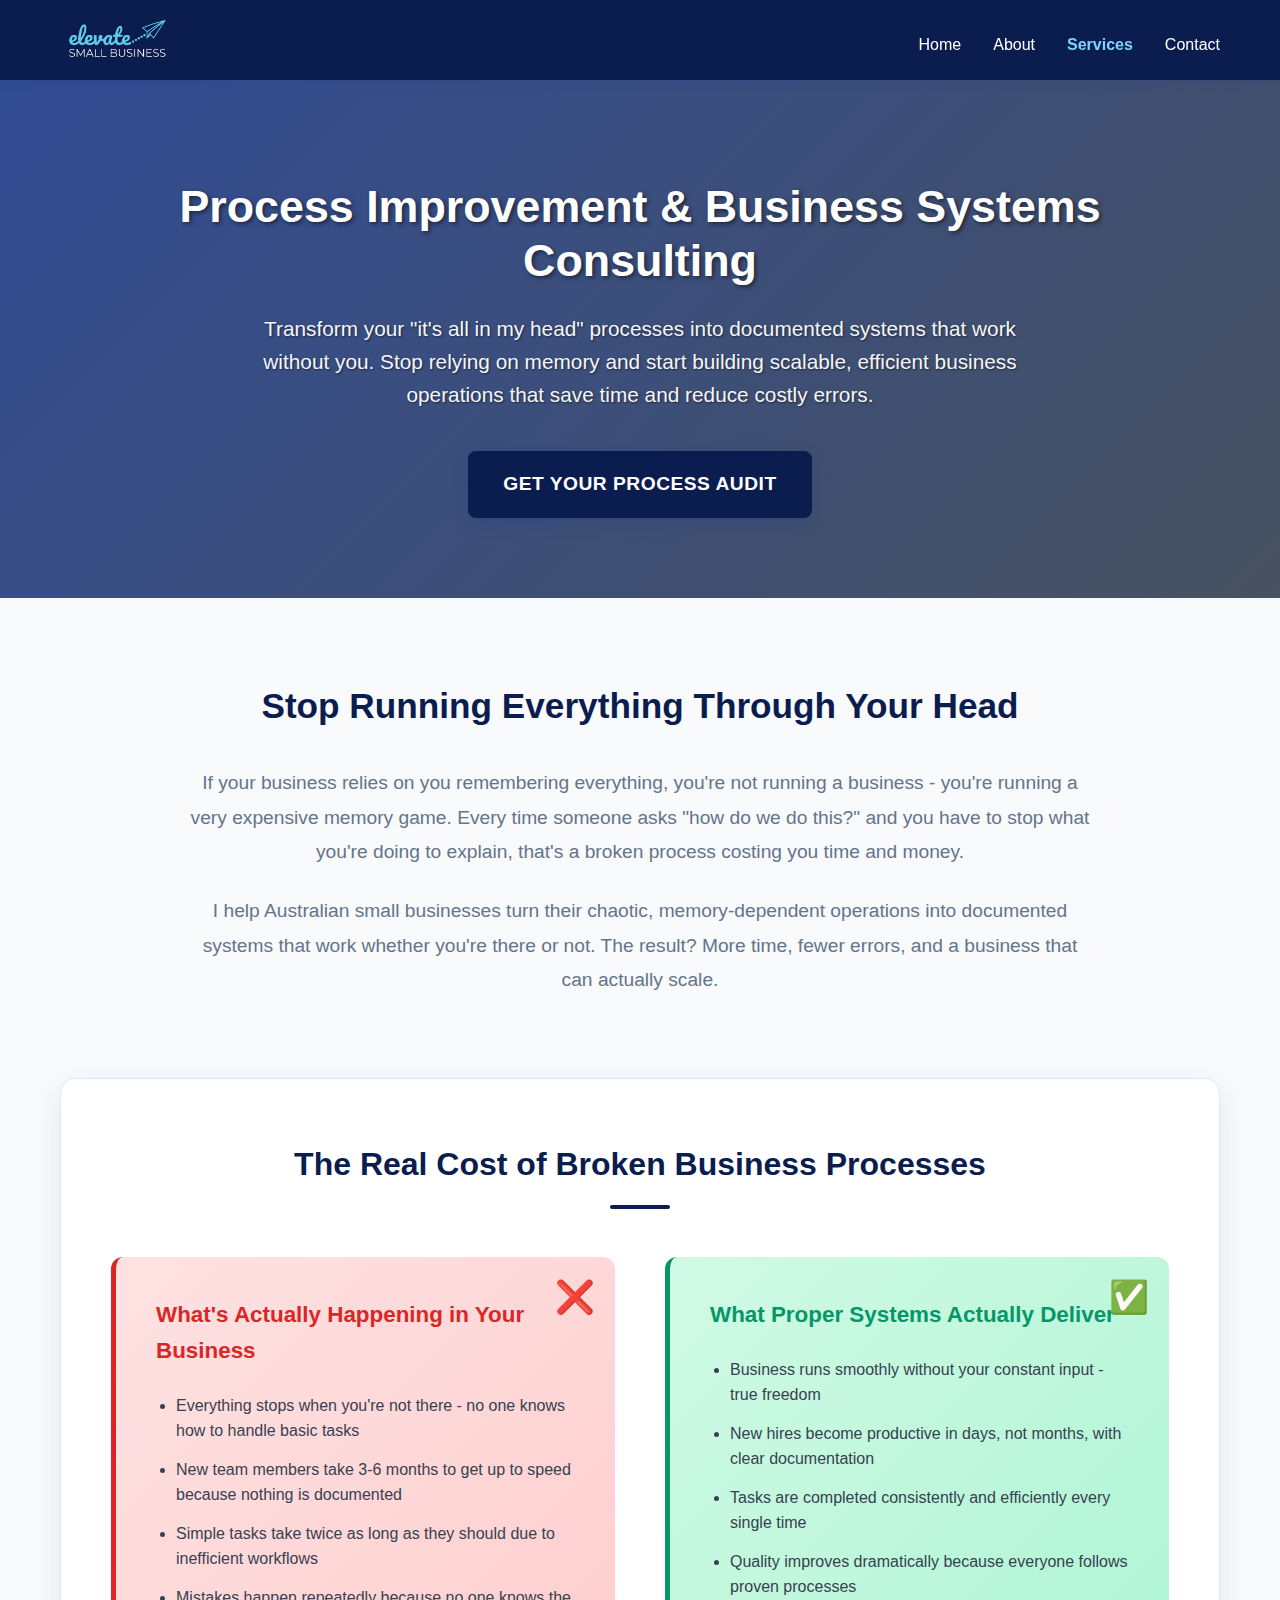
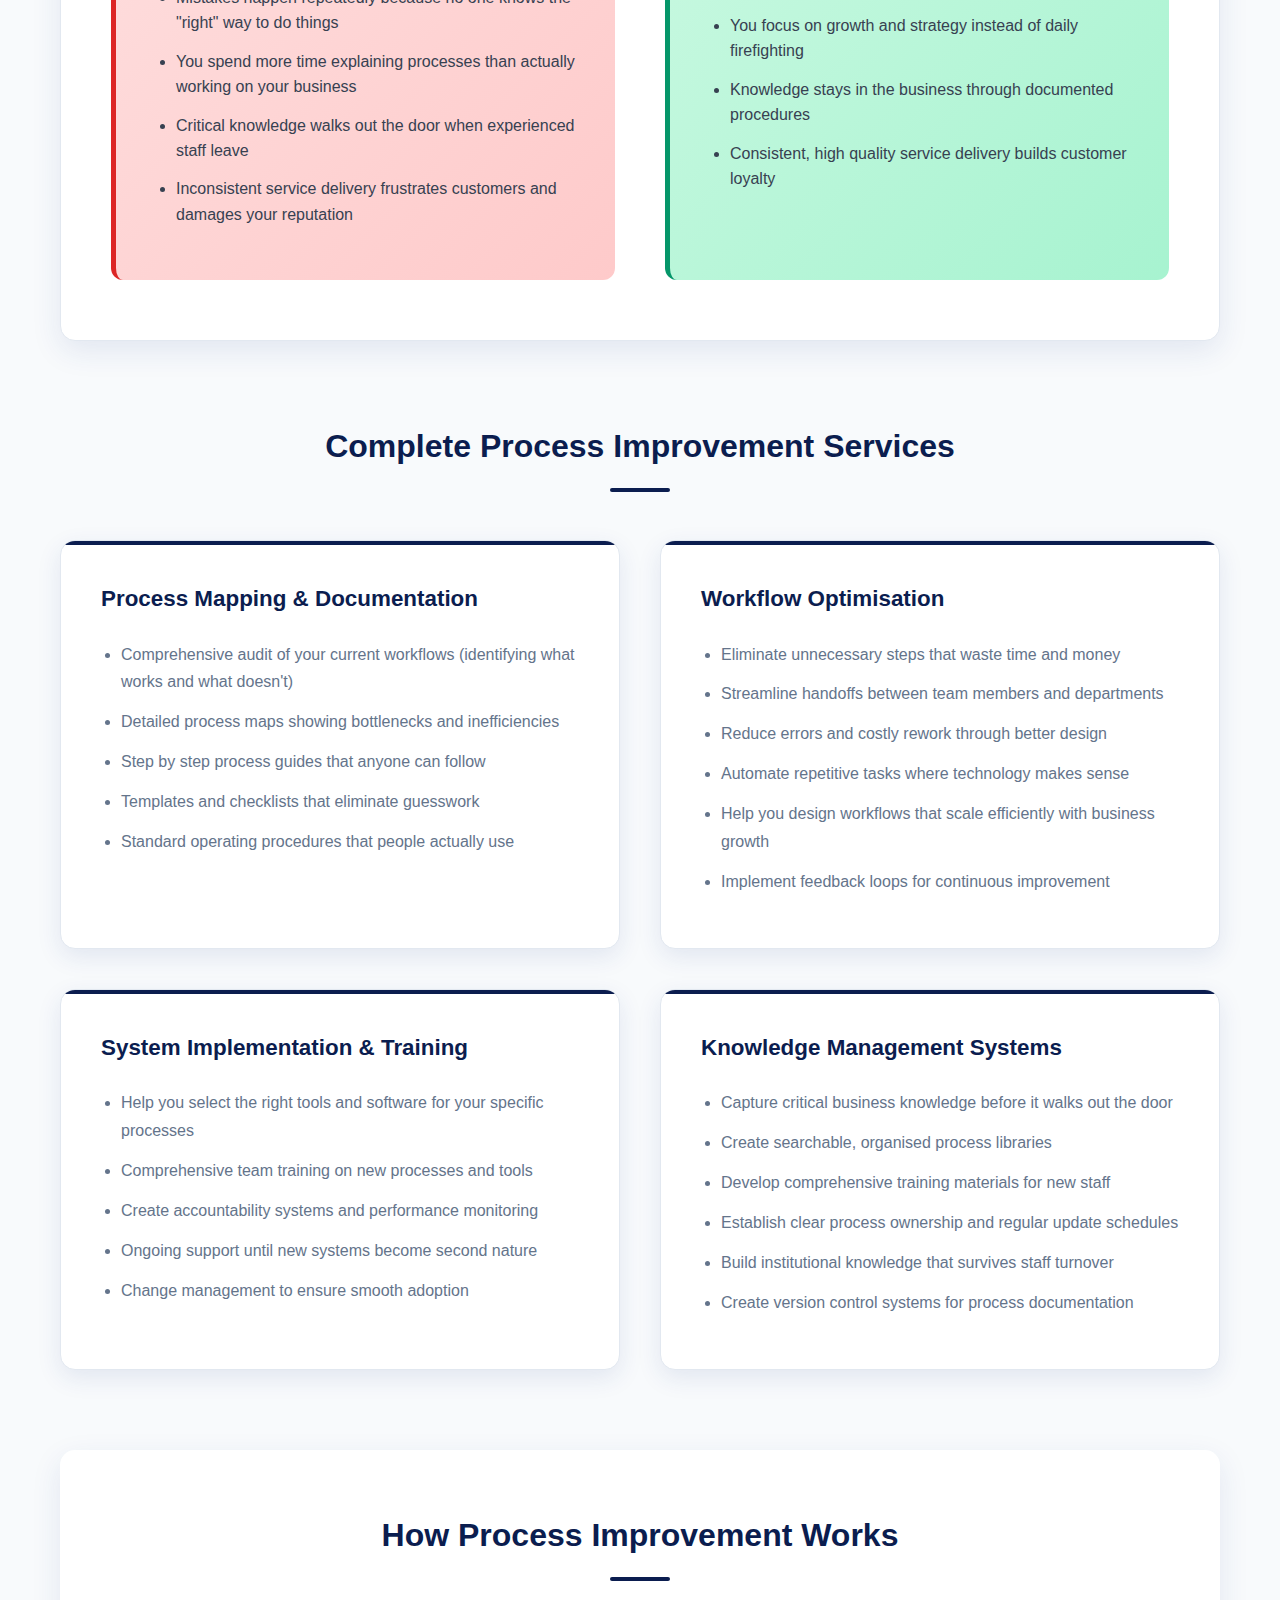
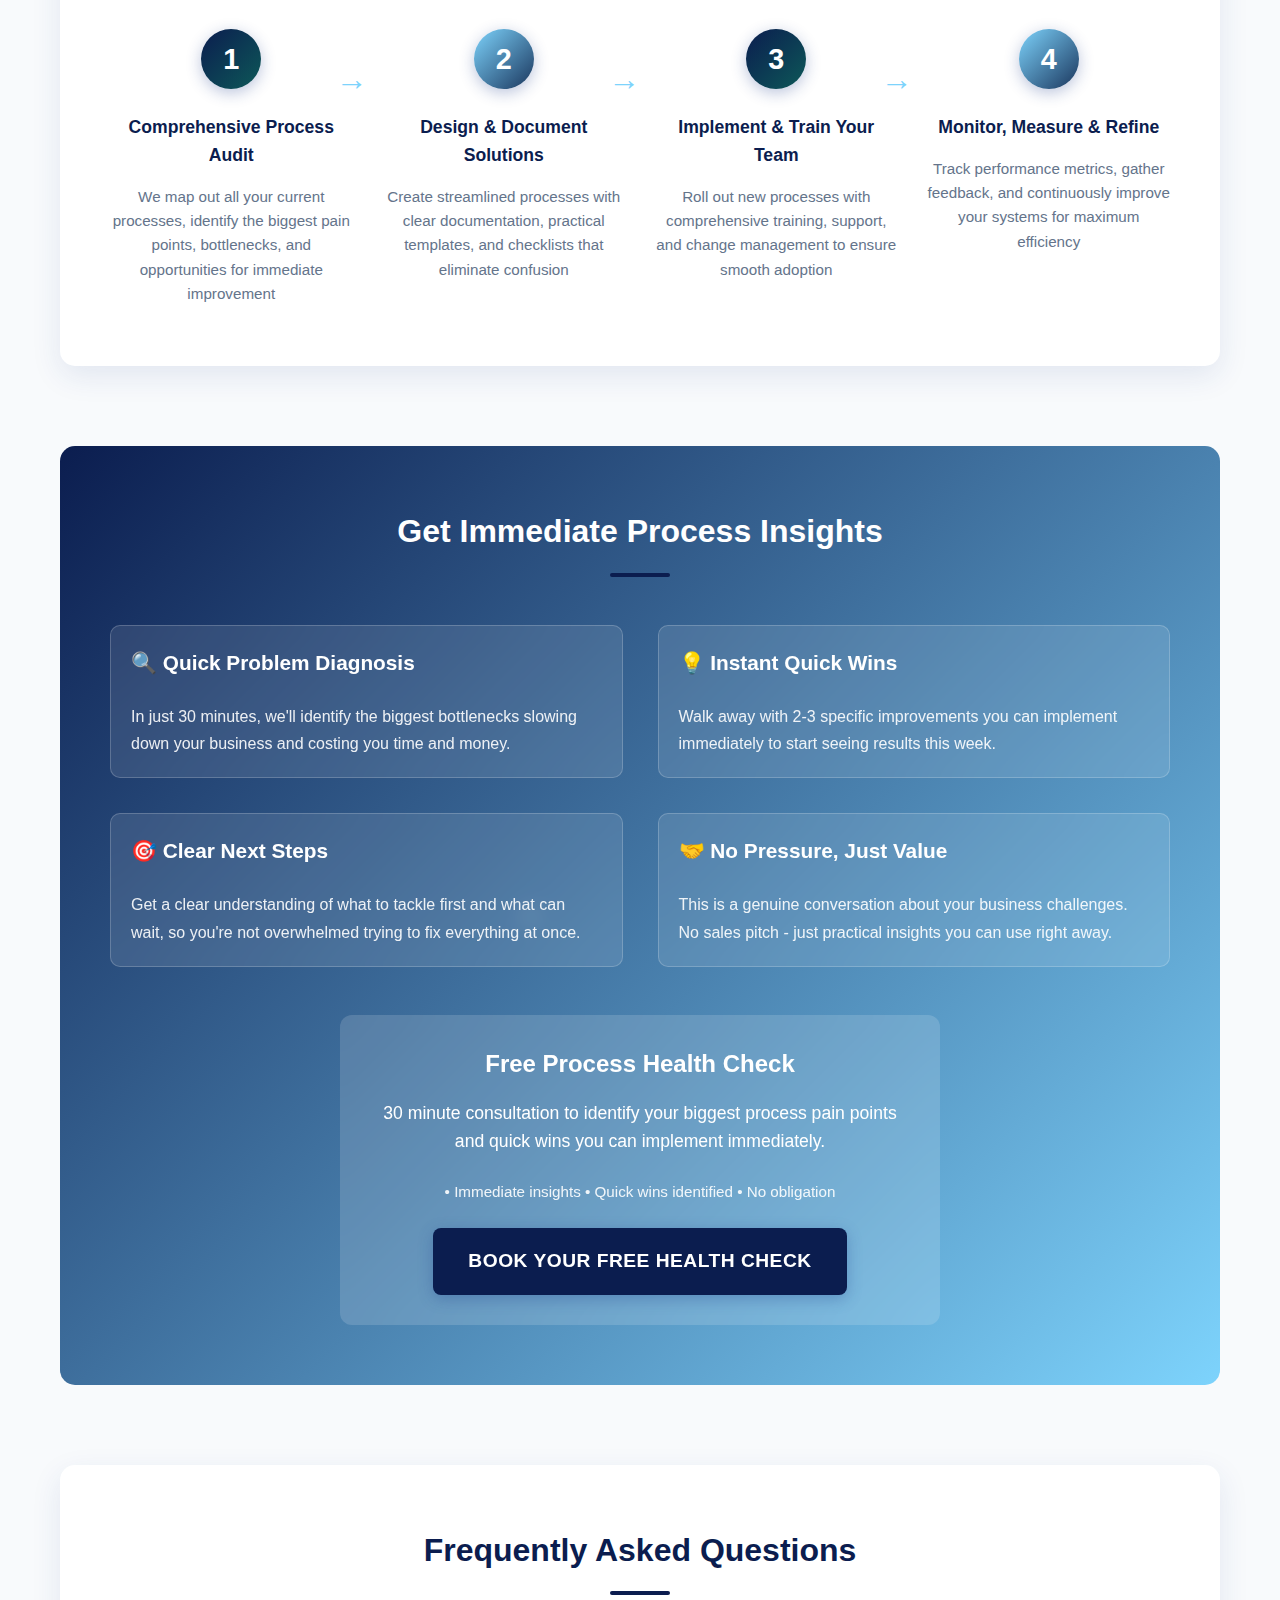
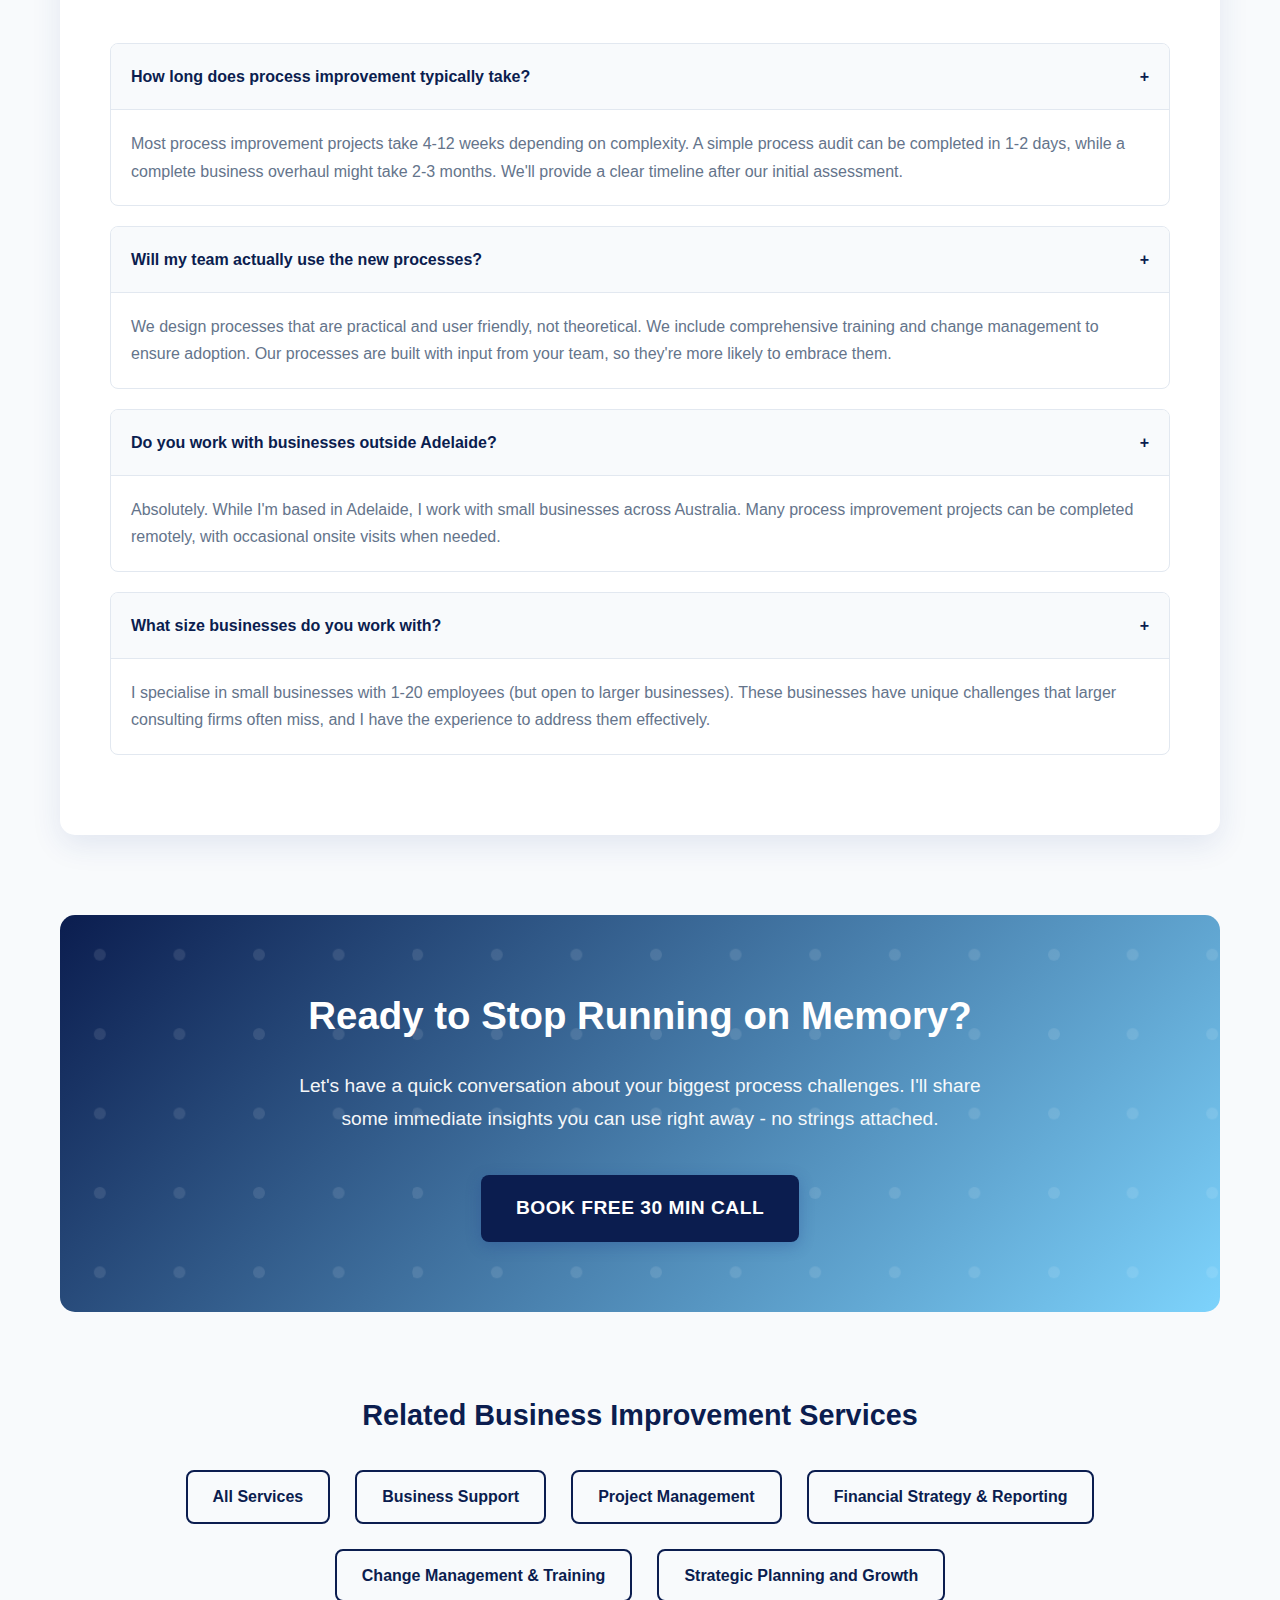
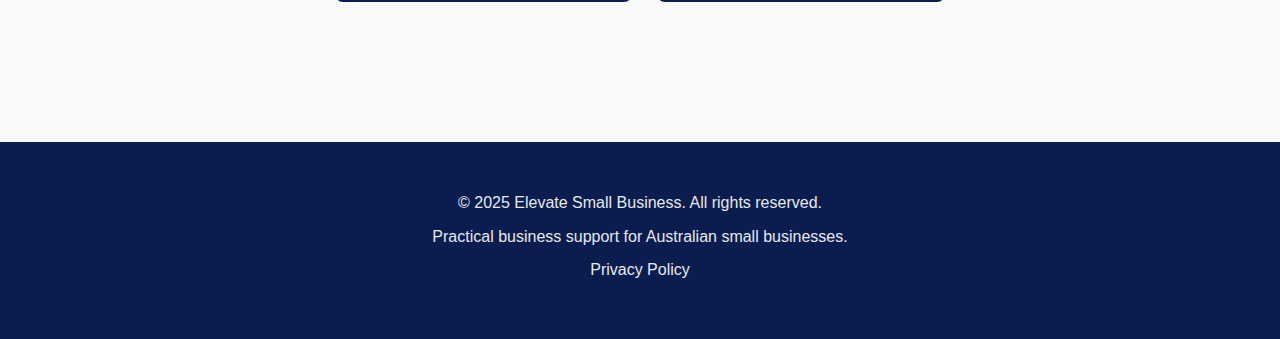
<file: services/process-improvement.html>
<!DOCTYPE html>
<html lang="en">
<head>
    <!-- Google tag (gtag.js) -->
    <script async src="https://www.googletagmanager.com/gtag/js?id=G-X0D980T1FJ"></script>
    <script>
      window.dataLayer = window.dataLayer || [];
      function gtag(){dataLayer.push(arguments);}
      gtag('js', new Date());
      gtag('config', 'G-X0D980T1FJ');
    </script>

    <!-- Performance Optimizations -->
    <link rel="preconnect" href="https://www.googletagmanager.com">
    <link rel="dns-prefetch" href="//www.googletagmanager.com">
    <meta http-equiv="X-UA-Compatible" content="IE=edge">
    
    <!-- Basic Meta Tags -->
    <meta charset="UTF-8">
    <meta name="viewport" content="width=device-width, initial-scale=1.0">
    
    <!-- Enhanced SEO Meta Tags -->
    <title>Process Improvement Consultant Adelaide | Business Systems Optimization Australia</title>
    <meta name="description" content="Expert process improvement consultant in Adelaide. Transform chaotic workflows into efficient business systems. Reduce costs, save time, and scale your Australian small business with documented processes.">
    <meta name="keywords" content="process improvement consultant Adelaide, business systems consultant Australia, workflow optimization Adelaide, operational efficiency consultant, business process improvement Australia, systems documentation Adelaide, small business process consultant">
    <meta name="author" content="Elevate Small Business">
    <meta name="robots" content="index, follow">
    
    <!-- Local SEO -->
    <meta name="geo.region" content="AU-SA">
    <meta name="geo.placename" content="Adelaide">
    <meta name="geo.position" content="-34.9285;138.6007">
    <meta name="ICBM" content="-34.9285, 138.6007">
    
    <!-- Open Graph / Social Media -->
    <meta property="og:type" content="website">
    <meta property="og:title" content="Process Improvement Consultant Adelaide | Business Systems Expert">
    <meta property="og:description" content="Turn chaotic processes into efficient systems. Adelaide's leading process improvement consultant for small businesses. Save time, reduce errors, scale effectively.">
    <meta property="og:url" content="https://elevatesmallbusiness.com.au/services/process-improvement.html">
    <meta property="og:site_name" content="Elevate Small Business">
    <meta property="og:locale" content="en_AU">
    
    <!-- Twitter Card -->
    <meta name="twitter:card" content="summary_large_image">
    <meta name="twitter:title" content="Process Improvement Consultant Adelaide | Business Systems Expert">
    <meta name="twitter:description" content="Transform your business with documented systems and optimized processes. Expert consultant serving Adelaide and South Australia.">
    
    <!-- Canonical URL -->
    <link rel="canonical" href="https://elevatesmallbusiness.com.au/services/process-improvement.html">
    
    <!-- Structured Data Schema -->
    <script type="application/ld+json">
    {
      "@context": "https://schema.org",
      "@type": "ProfessionalService",
      "name": "Elevate Small Business - Process Improvement Consulting",
      "description": "Expert process improvement and business systems consulting for small businesses in Adelaide and South Australia",
      "url": "https://elevatesmallbusiness.com.au/services/process-improvement.html",
      "telephone": "+61400953189",
      "priceRange": "$1500-$15000",
      "address": {
        "@type": "PostalAddress",
        "addressLocality": "Adelaide",
        "addressRegion": "SA",
        "addressCountry": "AU"
      },
      "geo": {
        "@type": "GeoCoordinates",
        "latitude": -34.9285,
        "longitude": 138.6007
      },
      "areaServed": [
        {
          "@type": "State",
          "name": "South Australia"
        },
        {
          "@type": "Country", 
          "name": "Australia"
        }
      ],
      "serviceType": [
        "Process Improvement Consulting",
        "Business Systems Development",
        "Workflow Optimization",
        "Operations Management Consulting"
      ],
      "hasOfferCatalog": {
        "@type": "OfferCatalog",
        "name": "Process Improvement Services",
        "itemListElement": [
          {
            "@type": "Offer",
            "itemOffered": {
              "@type": "Service",
              "name": "Process Audit",
              "description": "Comprehensive assessment of current business processes and inefficiencies"
            },
            "price": "1500",
            "priceCurrency": "AUD"
          },
          {
            "@type": "Offer",
            "itemOffered": {
              "@type": "Service", 
              "name": "Complete Process Overhaul",
              "description": "End-to-end process improvement with documentation and implementation"
            },
            "priceRange": "5000-15000",
            "priceCurrency": "AUD"
          }
        ]
      }
    }
    </script>
    
    <style>
        /* ===== BRAND COLORS ===== */
        :root {
            /* Core Brand Colors */
            --navy-primary: #0b1d4f;
            --light-blue-secondary: #7dd3fc;
            
            /* Strategic Accents */
            --navy-action: #0b1d4f;
            --light-blue-highlight: #7dd3fc;
            
            /* Supporting Colors */
            --gray-text: #64748b;
            --gray-light: #e2e8f0;
            --white-clean: #f8fafc;
            --white-pure: #ffffff;
        }

        /* Reset and Base */
        * {
            margin: 0;
            padding: 0;
            box-sizing: border-box;
        }

        body {
            font-family: 'Segoe UI', Tahoma, Geneva, Verdana, sans-serif;
            line-height: 1.6;
            color: var(--gray-text);
            background-color: var(--white-clean);
            margin: 0;
            padding-top: 80px;
        }

        .container {
            max-width: 1200px;
            margin: 0 auto;
            padding: 0 20px;
        }

        /* ===== NAVIGATION ===== */
        nav {
            background: var(--navy-primary);
            box-shadow: 0 2px 10px rgba(30, 58, 138, 0.15);
            position: fixed;
            width: 100%;
            top: 0;
            z-index: 1000;
            height: 80px;
        }

        nav .container {
            display: flex;
            justify-content: space-between;
            align-items: center;
            padding: 1rem 20px;
        }

        .logo-img {
            height: 50px;
            width: auto;
            max-width: 200px;
        }

        .nav-links {
            display: flex;
            list-style: none;
            gap: 2rem;
        }

        .nav-links a {
            text-decoration: none;
            color: var(--white-pure);
            font-weight: 500;
            transition: color 0.3s ease;
        }

        .nav-links a:hover {
            color: var(--light-blue-highlight);
        }

        .nav-links a.active {
            color: var(--light-blue-highlight);
            font-weight: bold;
        }

        .mobile-menu-btn {
            display: none;
            background: none;
            border: none;
            color: var(--white-pure);
            font-size: 1.5rem;
            cursor: pointer;
        }

        /* ===== HERO SECTION ===== */
        .hero {
            background: linear-gradient(135deg, rgba(30, 58, 138, 0.9) 0%, rgba(55, 65, 81, 0.9) 100%), 
                        url('data:image/svg+xml,<svg xmlns="http://www.w3.org/2000/svg" viewBox="0 0 1000 300"><defs><linearGradient id="grad" x1="0%" y1="0%" x2="100%" y2="0%"><stop offset="0%" style="stop-color:%230f766e;stop-opacity:0.1" /><stop offset="100%" style="stop-color:%23374151;stop-opacity:0.1" /></linearGradient></defs><rect width="1000" height="300" fill="url(%23grad)"/></svg>');
            color: var(--white-pure);
            padding: 100px 0 80px 0;
            text-align: center;
            min-height: 50vh;
            display: flex;
            align-items: center;
            background-size: cover;
            background-position: center;
        }

        .hero h1 {
            font-size: 2.8rem;
            margin-bottom: 1.5rem;
            font-weight: 700;
            text-shadow: 2px 2px 4px rgba(0,0,0,0.5);
            line-height: 1.2;
        }

        .hero p {
            font-size: 1.3rem;
            margin-bottom: 2.5rem;
            opacity: 0.95;
            line-height: 1.6;
            text-shadow: 1px 1px 2px rgba(0,0,0,0.5);
            max-width: 800px;
            margin-left: auto;
            margin-right: auto;
        }

        /* ===== BUTTONS ===== */
        .cta-button {
            display: inline-block;
            background: var(--navy-action);
            color: var(--white-pure);
            padding: 18px 35px;
            text-decoration: none;
            border-radius: 8px;
            font-weight: bold;
            font-size: 1.2rem;
            transition: all 0.3s ease;
            box-shadow: 0 4px 15px rgba(30, 58, 138, 0.3);
            text-transform: uppercase;
            letter-spacing: 0.5px;
        }

        .cta-button:hover {
            background: #1a365d;
            transform: translateY(-3px);
            box-shadow: 0 8px 25px rgba(30, 58, 138, 0.4);
        }

        .secondary-button {
            display: inline-block;
            background: transparent;
            color: var(--white-pure);
            padding: 18px 35px;
            text-decoration: none;
            border: 2px solid var(--white-pure);
            border-radius: 8px;
            font-weight: bold;
            font-size: 1.1rem;
            transition: all 0.3s ease;
        }

        .secondary-button:hover {
            background: var(--white-pure);
            color: var(--navy-primary);
            transform: translateY(-2px);
        }

        /* ===== MAIN CONTENT ===== */
        .main-content {
            padding: 80px 0;
            background: var(--white-clean);
        }

        .intro-section {
            max-width: 900px;
            margin: 0 auto 80px auto;
            text-align: center;
        }

        .intro-section h2 {
            color: var(--navy-primary);
            font-size: 2.2rem;
            margin-bottom: 2rem;
            font-weight: 700;
        }

        .intro-section p {
            font-size: 1.2rem;
            line-height: 1.8;
            color: var(--gray-text);
            margin-bottom: 1.5rem;
        }

        .section-title {
            color: var(--navy-primary);
            font-size: 2rem;
            margin-bottom: 3rem;
            text-align: center;
            font-weight: 700;
            position: relative;
        }

        .section-title::after {
            content: '';
            display: block;
            width: 60px;
            height: 4px;
            background: var(--navy-action);
            margin: 15px auto 0;
            border-radius: 2px;
        }

        /* ===== PROBLEM SOLUTION SECTION ===== */
        .problem-solution {
            background: var(--white-pure);
            padding: 60px 50px;
            border-radius: 15px;
            box-shadow: 0 10px 30px rgba(30, 58, 138, 0.1);
            margin-bottom: 80px;
            border: 1px solid var(--gray-light);
        }

        .problem-solution-grid {
            display: grid;
            grid-template-columns: 1fr 1fr;
            gap: 50px;
            margin-top: 3rem;
        }

        .problem-side {
            padding: 40px;
            background: linear-gradient(135deg, #fee2e2 0%, #fecaca 100%);
            border-radius: 12px;
            border-left: 5px solid #dc2626;
            position: relative;
        }

        .solution-side {
            padding: 40px;
            background: linear-gradient(135deg, #d1fae5 0%, #a7f3d0 100%);
            border-radius: 12px;
            border-left: 5px solid #059669;
            position: relative;
        }

        .problem-side::before {
            content: '❌';
            position: absolute;
            top: 15px;
            right: 20px;
            font-size: 2rem;
        }

        .solution-side::before {
            content: '✅';
            position: absolute;
            top: 15px;
            right: 20px;
            font-size: 2rem;
        }

        .problem-side h4 {
            color: #dc2626;
            margin-bottom: 1.5rem;
            font-size: 1.4rem;
            font-weight: 700;
        }

        .solution-side h4 {
            color: #059669;
            margin-bottom: 1.5rem;
            font-size: 1.4rem;
            font-weight: 700;
        }

        .problem-side ul,
        .solution-side ul {
            margin-left: 20px;
            color: #374151;
        }

        .problem-side ul li,
        .solution-side ul li {
            margin-bottom: 0.8rem;
            line-height: 1.6;
            font-weight: 500;
        }

        /* ===== CARDS ===== */
        .card-grid {
            display: grid;
            grid-template-columns: repeat(2, 1fr);
            gap: 2.5rem;
            margin-bottom: 80px;
        }
        
        @media (max-width: 768px) {
            .card-grid {
                grid-template-columns: 1fr;
            }
        }

        .card {
            background: var(--white-pure);
            padding: 2.5rem;
            border-radius: 15px;
            box-shadow: 0 8px 25px rgba(30, 58, 138, 0.1);
            border: 1px solid var(--gray-light);
            transition: all 0.4s ease;
            position: relative;
            overflow: hidden;
        }

        .card::before {
            content: '';
            position: absolute;
            top: 0;
            left: 0;
            width: 100%;
            height: 4px;
            background: linear-gradient(90deg, var(--navy-primary) 0%, var(--navy-action) 100%);
        }

        .card:hover {
            transform: translateY(-8px);
            box-shadow: 0 15px 40px rgba(30, 58, 138, 0.2);
        }

        .card h4 {
            color: var(--navy-primary);
            margin-bottom: 1.5rem;
            font-size: 1.4rem;
            font-weight: 700;
        }

        .card ul {
            color: var(--gray-text);
            line-height: 1.7;
            margin-left: 20px;
        }

        .card ul li {
            margin-bottom: 0.8rem;
            font-weight: 500;
        }

        /* ===== PROCESS SECTION ===== */
        .process-section {
            background: var(--white-pure);
            padding: 60px 50px;
            border-radius: 15px;
            box-shadow: 0 10px 30px rgba(30, 58, 138, 0.1);
            margin-bottom: 80px;
        }

        .process-grid {
            display: grid;
            grid-template-columns: repeat(4, 1fr);
            gap: 30px;
            margin-top: 3rem;
        }

        .process-step {
            text-align: center;
            position: relative;
        }

        .process-step::after {
            content: '→';
            position: absolute;
            top: 25px;
            right: -15px;
            color: var(--light-blue-highlight);
            font-size: 2rem;
            font-weight: bold;
        }

        .process-step:last-child::after {
            display: none;
        }

        .step-number {
            background: linear-gradient(135deg, var(--navy-primary) 0%, #0d5858 100%);
            color: var(--white-pure);
            width: 60px;
            height: 60px;
            border-radius: 50%;
            display: flex;
            align-items: center;
            justify-content: center;
            margin: 0 auto 1.5rem auto;
            font-size: 1.8rem;
            font-weight: bold;
            box-shadow: 0 4px 15px rgba(30, 58, 138, 0.3);
        }

        .step-number.amber {
            background: linear-gradient(135deg, var(--light-blue-highlight) 0%, #1a365d 100%);
        }

        .process-step h4 {
            color: var(--navy-primary);
            margin-bottom: 1rem;
            font-weight: 700;
            font-size: 1.1rem;
        }

        .process-step p {
            color: var(--gray-text);
            font-size: 0.95rem;
            line-height: 1.6;
            font-weight: 500;
        }

        /* ===== BENEFITS SECTION ===== */
        .benefits-section {
            background: linear-gradient(135deg, var(--navy-primary) 0%, var(--light-blue-secondary) 100%);
            color: var(--white-pure);
            padding: 60px 50px;
            border-radius: 15px;
            margin-bottom: 80px;
            position: relative;
            overflow: hidden;
        }

        .benefits-section::before {
            content: '';
            position: absolute;
            top: 0;
            left: 0;
            right: 0;
            bottom: 0;
            background: url('data:image/svg+xml,<svg xmlns="http://www.w3.org/2000/svg" viewBox="0 0 100 100"><defs><pattern id="grain" width="100" height="100" patternUnits="userSpaceOnUse"><circle cx="50" cy="50" r="1" fill="white" opacity="0.1"/></pattern></defs><rect width="100" height="100" fill="url(%23grain)"/></svg>');
            pointer-events: none;
        }

        .benefits-grid {
            display: grid;
            grid-template-columns: repeat(2, 1fr);
            gap: 35px;
            position: relative;
            z-index: 1;
        }
        
        @media (max-width: 768px) {
            .benefits-grid {
                grid-template-columns: 1fr;
            }
        }

        .benefit-item {
            padding: 20px;
            border-radius: 10px;
            background: rgba(255, 255, 255, 0.1);
            backdrop-filter: blur(10px);
            border: 1px solid rgba(255, 255, 255, 0.2);
        }

        .benefit-item h4 {
            color: var(--white-pure);
            margin-bottom: 1.5rem;
            font-size: 1.3rem;
            font-weight: 700;
        }

        .benefit-item p {
            color: rgba(255, 255, 255, 0.9);
            font-size: 1rem;
            line-height: 1.7;
            font-weight: 500;
        }

        /* ===== SCENARIOS ===== */
        .scenario-grid {
            display: grid;
            grid-template-columns: repeat(4, 1fr);
            gap: 20px;
            margin-bottom: 80px;
        }

        .scenario-card {
            background: var(--white-pure);
            padding: 25px;
            border-radius: 12px;
            border-left: 4px solid var(--light-blue-highlight);
            box-shadow: 0 5px 15px rgba(30, 58, 138, 0.1);
            transition: all 0.3s ease;
        }

        .scenario-card:hover {
            transform: translateY(-5px);
            box-shadow: 0 10px 25px rgba(30, 58, 138, 0.15);
        }

        .scenario-card.amber {
            border-left-color: var(--navy-action);
        }

        .scenario-card h4 {
            color: var(--light-blue-secondary);
            margin-bottom: 1rem;
            font-weight: 700;
            font-size: 1.1rem;
        }

        .scenario-card p {
            color: var(--gray-text);
            font-size: 0.95rem;
            line-height: 1.6;
            font-style: italic;
        }

        /* ===== PRICING ===== */
        .pricing-section {
            background: var(--white-pure);
            padding: 60px 50px;
            border-radius: 15px;
            box-shadow: 0 10px 30px rgba(30, 58, 138, 0.1);
            text-align: center;
            margin-bottom: 80px;
        }

        .pricing-grid {
            display: grid;
            grid-template-columns: repeat(auto-fit, minmax(280px, 1fr));
            gap: 30px;
            margin: 3rem 0;
        }

        .pricing-card {
            padding: 30px;
            border-radius: 12px;
            transition: all 0.3s ease;
            border: 2px solid var(--gray-light);
            position: relative;
        }

        .pricing-card.featured {
            border: 3px solid var(--navy-primary);
            transform: scale(1.05);
            box-shadow: 0 10px 30px rgba(30, 58, 138, 0.2);
        }

        .pricing-card.featured::before {
            content: 'Most Popular';
            position: absolute;
            top: -15px;
            left: 50%;
            transform: translateX(-50%);
            background: var(--navy-action);
            color: var(--white-pure);
            padding: 8px 20px;
            border-radius: 20px;
            font-size: 0.9rem;
            font-weight: bold;
        }

        .pricing-card h4 {
            color: var(--light-blue-secondary);
            margin-bottom: 1.5rem;
            font-weight: 700;
            font-size: 1.3rem;
        }

        .pricing-card p {
            color: var(--gray-text);
            margin-bottom: 1.5rem;
            line-height: 1.7;
        }

        .price {
            color: var(--navy-primary);
            font-size: 1.4rem;
            font-weight: 700;
            margin-bottom: 1rem;
        }

        .pricing-note {
            color: var(--gray-text);
            margin-top: 2rem;
            font-style: italic;
            font-size: 1rem;
            background: #f1f5f9;
            padding: 20px;
            border-radius: 8px;
            border-left: 4px solid var(--navy-action);
        }

        /* ===== FAQ SECTION ===== */
        .faq-section {
            background: var(--white-pure);
            padding: 60px 50px;
            border-radius: 15px;
            box-shadow: 0 10px 30px rgba(30, 58, 138, 0.1);
            margin-bottom: 80px;
        }

        .faq-item {
            margin-bottom: 20px;
            border: 1px solid var(--gray-light);
            border-radius: 8px;
            overflow: hidden;
        }

        .faq-question {
            background: var(--white-clean);
            padding: 20px;
            font-weight: 700;
            color: var(--navy-primary);
            cursor: pointer;
            display: flex;
            justify-content: space-between;
            align-items: center;
        }

        .faq-question:hover {
            background: #e2e8f0;
        }

        .faq-answer {
            padding: 20px;
            color: var(--gray-text);
            line-height: 1.7;
            border-top: 1px solid var(--gray-light);
        }

        /* ===== CTA SECTION ===== */
        .cta-section {
            background: linear-gradient(135deg, var(--navy-primary) 0%, var(--light-blue-secondary) 100%);
            color: var(--white-pure);
            padding: 70px 50px;
            border-radius: 15px;
            text-align: center;
            margin-bottom: 80px;
            position: relative;
            overflow: hidden;
        }

        .cta-section::before {
            content: '';
            position: absolute;
            top: 0;
            left: 0;
            right: 0;
            bottom: 0;
            background: url('data:image/svg+xml,<svg xmlns="http://www.w3.org/2000/svg" viewBox="0 0 100 100"><defs><pattern id="dots" width="20" height="20" patternUnits="userSpaceOnUse"><circle cx="10" cy="10" r="1.5" fill="white" opacity="0.1"/></pattern></defs><rect width="100" height="100" fill="url(%23dots)"/></svg>');
            pointer-events: none;
        }

        .cta-section h3 {
            color: var(--white-pure);
            font-size: 2.4rem;
            margin-bottom: 1.5rem;
            font-weight: 700;
            position: relative;
            z-index: 1;
        }

        .cta-section p {
            font-size: 1.2rem;
            margin-bottom: 2.5rem;
            opacity: 0.95;
            max-width: 700px;
            margin-left: auto;
            margin-right: auto;
            line-height: 1.7;
            position: relative;
            z-index: 1;
        }

        .cta-buttons {
            display: flex;
            gap: 25px;
            justify-content: center;
            flex-wrap: wrap;
            position: relative;
            z-index: 1;
        }

        /* ===== RELATED SERVICES ===== */
        .related-services {
            text-align: center;
        }

        .related-services h3 {
            color: var(--navy-primary);
            font-size: 1.8rem;
            margin-bottom: 2rem;
            font-weight: 700;
        }

        .service-links {
            display: flex;
            gap: 25px;
            justify-content: center;
            flex-wrap: wrap;
        }

        .service-link {
            color: var(--navy-primary);
            text-decoration: none;
            padding: 12px 25px;
            border: 2px solid var(--navy-primary);
            border-radius: 8px;
            transition: all 0.3s ease;
            font-weight: 600;
        }

        .service-link:hover {
            background: var(--navy-primary);
            color: var(--white-pure);
            transform: translateY(-2px);
        }

        /* ===== FOOTER ===== */
        footer {
            background: var(--navy-primary);
            color: var(--white-pure);
            text-align: center;
            padding: 3rem 0;
            margin-top: 60px;
        }

        footer p {
            margin-bottom: 0.5rem;
            opacity: 0.9;
        }

        footer a {
            color: var(--white-pure);
            text-decoration: none;
            font-weight: 500;
        }

        footer a:hover {
            text-decoration: underline;
            color: var(--light-blue-highlight);
        }

        /* ===== RESPONSIVE ===== */
        @media (max-width: 1024px) {
            .process-grid {
                grid-template-columns: repeat(2, 1fr);
                gap: 30px;
            }
            
            .scenario-grid {
                grid-template-columns: repeat(2, 1fr);
                gap: 25px;
            }
            
            .problem-solution-grid {
                grid-template-columns: 1fr;
                gap: 40px;
            }

            .hero h1 {
                font-size: 2.4rem;
            }

            .process-step::after {
                display: none;
            }
        }

        @media (max-width: 768px) {
            .nav-links {
                display: none;
            }
            
            .mobile-menu-btn {
                display: block;
            }
            
            .hero {
                padding: 80px 0 60px 0;
            }
            
            .hero h1 {
                font-size: 2rem;
            }
            
            .hero p {
                font-size: 1.1rem;
            }
            
            .card-grid,
            .process-grid,
            .benefits-grid,
            .scenario-grid,
            .pricing-grid {
                grid-template-columns: 1fr;
                gap: 25px;
            }
            
            .cta-buttons {
                flex-direction: column;
                align-items: center;
            }
            
            .service-links {
                flex-direction: column;
                align-items: center;
            }

            .problem-solution,
            .process-section,
            .pricing-section,
            .faq-section,
            .cta-section {
                padding: 40px 25px;
            }

            .section-title {
                font-size: 1.6rem;
            }

            .intro-section h2 {
                font-size: 1.8rem;
            }
        }

        @media (max-width: 480px) {
            .container {
                padding: 0 15px;
            }

            .hero h1 {
                font-size: 1.8rem;
            }

            .hero p {
                font-size: 1rem;
            }

            .cta-button,
            .secondary-button {
                padding: 15px 25px;
                font-size: 1rem;
            }
        }
    </style>
</head>

<body>
    <!-- Navigation -->
    <nav>
        <div class="container">
            <div class="logo">
                <img src="/images/Elevate Small Business - rectangle.jpg" alt="Elevate Small Business" class="logo-img">
            </div>
            <ul class="nav-links">
                <li><a href="/index.html">Home</a></li>
                <li><a href="/pages/about.html">About</a></li>
                <li><a href="/pages/services.html" class="active">Services</a></li>
                <li><a href="/pages/contact.html">Contact</a></li>
            </ul>
            
            <button class="mobile-menu-btn" aria-label="Toggle mobile menu">☰</button>
        </div>
    </nav>

    <!-- Hero Section -->
    <section class="hero">
        <div class="container">
            <h1>Process Improvement & Business Systems Consulting</h1>
            <p>Transform your "it's all in my head" processes into documented systems that work without you. Stop relying on memory and start building scalable, efficient business operations that save time and reduce costly errors.</p>
            <a href="/pages/contact.html" class="cta-button">Get Your Process Audit</a>
        </div>
    </section>

    <!-- Main Content -->
    <main class="main-content">
        <div class="container">
            
            <!-- Introduction -->
            <section class="intro-section">
                <h2>Stop Running Everything Through Your Head</h2>
                <p>If your business relies on you remembering everything, you're not running a business - you're running a very expensive memory game. Every time someone asks "how do we do this?" and you have to stop what you're doing to explain, that's a broken process costing you time and money.</p>
                <p>I help Australian small businesses turn their chaotic, memory-dependent operations into documented systems that work whether you're there or not. The result? More time, fewer errors, and a business that can actually scale.</p>
            </section>

            <!-- Problem vs Solution -->
            <section class="problem-solution">
                <h3 class="section-title">The Real Cost of Broken Business Processes</h3>
                <div class="problem-solution-grid">
                    
                    <div class="problem-side">
                        <h4>What's Actually Happening in Your Business</h4>
                        <ul>
                            <li>Everything stops when you're not there - no one knows how to handle basic tasks</li>
                            <li>New team members take 3-6 months to get up to speed because nothing is documented</li>
                            <li>Simple tasks take twice as long as they should due to inefficient workflows</li>
                            <li>Mistakes happen repeatedly because no one knows the "right" way to do things</li>
                            <li>You spend more time explaining processes than actually working on your business</li>
                            <li>Critical knowledge walks out the door when experienced staff leave</li>
                            <li>Inconsistent service delivery frustrates customers and damages your reputation</li>
                        </ul>
                    </div>

                    <div class="solution-side">
                        <h4>What Proper Systems Actually Deliver</h4>
                        <ul>
                            <li>Business runs smoothly without your constant input - true freedom</li>
                            <li>New hires become productive in days, not months, with clear documentation</li>
                            <li>Tasks are completed consistently and efficiently every single time</li>
                            <li>Quality improves dramatically because everyone follows proven processes</li>
                            <li>You focus on growth and strategy instead of daily firefighting</li>
                            <li>Knowledge stays in the business through documented procedures</li>
                            <li>Consistent, high quality service delivery builds customer loyalty</li>
                        </ul>
                    </div>

                </div>
            </section>

            <!-- What's Included -->
            <section aria-labelledby="services-heading">
                <h3 id="services-heading" class="section-title">Complete Process Improvement Services</h3>
                <div class="card-grid">
                    
                    <article class="card">
                        <h4>Process Mapping & Documentation</h4>
                        <ul>
                            <li>Comprehensive audit of your current workflows (identifying what works and what doesn't)</li>
                            <li>Detailed process maps showing bottlenecks and inefficiencies</li>
                            <li>Step by step process guides that anyone can follow</li>
                            <li>Templates and checklists that eliminate guesswork</li>
                            <li>Standard operating procedures that people actually use</li>
                        </ul>
                    </article>

                    <article class="card">
                        <h4>Workflow Optimisation</h4>
                        <ul>
                            <li>Eliminate unnecessary steps that waste time and money</li>
                            <li>Streamline handoffs between team members and departments</li>
                            <li>Reduce errors and costly rework through better design</li>
                            <li>Automate repetitive tasks where technology makes sense</li>
                            <li>Help you design workflows that scale efficiently with business growth</li>
                            <li>Implement feedback loops for continuous improvement</li>
                        </ul>
                    </article>

                    <article class="card">
                        <h4>System Implementation & Training</h4>
                        <ul>
                            <li>Help you select the right tools and software for your specific processes</li>
                            <li>Comprehensive team training on new processes and tools</li>
                            <li>Create accountability systems and performance monitoring</li>
                            <li>Ongoing support until new systems become second nature</li>
                            <li>Change management to ensure smooth adoption</li>
                        </ul>
                    </article>

                    <article class="card">
                        <h4>Knowledge Management Systems</h4>
                        <ul>
                            <li>Capture critical business knowledge before it walks out the door</li>
                            <li>Create searchable, organised process libraries</li>
                            <li>Develop comprehensive training materials for new staff</li>
                            <li>Establish clear process ownership and regular update schedules</li>
                            <li>Build institutional knowledge that survives staff turnover</li>
                            <li>Create version control systems for process documentation</li>
                        </ul>
                    </article>

                </div>
            </section>

            <!-- How It Works -->
            <section class="process-section" aria-labelledby="process-heading">
                <h3 id="process-heading" class="section-title">How Process Improvement Works</h3>
                <div class="process-grid">
                    
                    <div class="process-step">
                        <div class="step-number">1</div>
                        <h4>Comprehensive Process Audit</h4>
                        <p>We map out all your current processes, identify the biggest pain points, bottlenecks, and opportunities for immediate improvement</p>
                    </div>

                    <div class="process-step">
                        <div class="step-number amber">2</div>
                        <h4>Design & Document Solutions</h4>
                        <p>Create streamlined processes with clear documentation, practical templates, and checklists that eliminate confusion</p>
                    </div>

                    <div class="process-step">
                        <div class="step-number">3</div>
                        <h4>Implement & Train Your Team</h4>
                        <p>Roll out new processes with comprehensive training, support, and change management to ensure smooth adoption</p>
                    </div>

                    <div class="process-step">
                        <div class="step-number amber">4</div>
                        <h4>Monitor, Measure & Refine</h4>
                        <p>Track performance metrics, gather feedback, and continuously improve your systems for maximum efficiency</p>
                    </div>

                </div>
            </section>

            <!-- Benefits
            <section aria-labelledby="benefits-heading">
                <h3 id="benefits-heading" class="section-title">Why Process Improvement Changes Everything</h3>
                <div class="benefits-section">
                    <div class="benefits-grid">
                        
                        <div class="benefit-item">
                            <h4>🚀 Immediate Time Savings</h4>
                            <p>Most businesses save 20-30% of their operational time within the first month by eliminating inefficiencies and reducing repetitive explanations.</p>
                        </div>

                        <div class="benefit-item">
                            <h4>📈 Dramatically Improved Quality</h4>
                            <p>Consistent, documented processes mean consistent results. Reduce errors by up to 70%, improve customer satisfaction, and deliver reliable outcomes every time.</p>
                        </div>

                        <div class="benefit-item">
                            <h4>⚡ Lightning-Fast Staff Training</h4>
                            <p>New team members become fully productive in days instead of months with clear, step-by-step processes and comprehensive training materials.</p>
                        </div>

                        <div class="benefit-item">
                            <h4>🎯 Scalable Business Growth</h4>
                            <p>Systems that work efficiently for 3 people can seamlessly scale to 30. Build processes that grow with your business without breaking or requiring complete overhauls.</p>
                        </div>

                        <div class="benefit-item">
                            <h4>💰 Measurable Cost Reduction</h4>
                            <p>Eliminate waste, reduce rework, and optimize resource allocation. Most clients see 15-25% cost reduction within 6 months through improved efficiency.</p>
                        </div>

                        <div class="benefit-item">
                            <h4>🛡️ Risk Mitigation & Compliance</h4>
                            <p>Documented processes ensure regulatory compliance, reduce business risk, and protect institutional knowledge from staff turnover.</p>
                        </div>

                    </div>
                </div>
            </section>-->

            <!-- Process Audit Section -->
            <section class="benefits-section" aria-labelledby="audit-heading">
                <h3 id="audit-heading" class="section-title" style="color: var(--white-pure);">Get Immediate Process Insights</h3>
                <div class="benefits-grid">
                    
                    <div class="benefit-item">
                        <h4>🔍 Quick Problem Diagnosis</h4>
                        <p>In just 30 minutes, we'll identify the biggest bottlenecks slowing down your business and costing you time and money.</p>
                    </div>

                    <div class="benefit-item">
                        <h4>💡 Instant Quick Wins</h4>
                        <p>Walk away with 2-3 specific improvements you can implement immediately to start seeing results this week.</p>
                    </div>

                    <div class="benefit-item">
                        <h4>🎯 Clear Next Steps</h4>
                        <p>Get a clear understanding of what to tackle first and what can wait, so you're not overwhelmed trying to fix everything at once.</p>
                    </div>

                    <div class="benefit-item">
                        <h4>🤝 No Pressure, Just Value</h4>
                        <p>This is a genuine conversation about your business challenges. No sales pitch - just practical insights you can use right away.</p>
                    </div>

                </div>
                
                <div style="text-align: center; margin-top: 3rem;">
                    <div style="background: rgba(255, 255, 255, 0.15); backdrop-filter: blur(10px); border-radius: 12px; padding: 30px; max-width: 600px; margin: 0 auto;">
                        <h4 style="color: var(--white-pure); font-size: 1.5rem; margin-bottom: 1rem;">Free Process Health Check</h4>
                        <p style="color: var(--white-pure); font-size: 1.1rem; margin-bottom: 1.5rem;">30 minute consultation to identify your biggest process pain points and quick wins you can implement immediately.</p>
                        <p style="color: rgba(255, 255, 255, 0.9); font-size: 0.95rem; margin-bottom: 1.5rem;">• Immediate insights • Quick wins identified • No obligation</p>
                        <a href="/pages/contact.html" class="cta-button">Book Your Free Health Check</a>
                    </div>
                </div>
            </section>

            <!-- Common Scenarios 
            <section aria-labelledby="scenarios-heading">
                <h3 id="scenarios-heading" class="section-title">Common Process Improvement Scenarios</h3>
                <div class="scenario-grid">
                    
                    <article class="scenario-card">
                        <h4>🔥 Constant Firefighting Mode</h4>
                        <p>"We're always putting out fires. Nothing gets done properly because we're constantly rushing to fix the last mistake or crisis."</p>
                    </article>

                    <article class="scenario-card amber">
                        <h4>📝 Spreadsheet & Sticky Note Business</h4>
                        <p>"Our whole operation runs on Excel spreadsheets and sticky notes. It works fine until someone goes on holiday or leaves the company."</p>
                    </article>

                    <article class="scenario-card">
                        <h4>👥 Training Takes Forever</h4>
                        <p>"Every new person takes 3-6 months to learn how we do things because everything is stored in our heads, not written down anywhere."</p>
                    </article>

                    <article class="scenario-card amber">
                        <h4>🔄 Endless Rework & Corrections</h4>
                        <p>"We keep having to redo work because no one's sure what the correct process is supposed to be. It's costing us time and money."</p>
                    </article>

                    <article class="scenario-card">
                        <h4>🏃‍♂️ Owner Can't Take Time Off</h4>
                        <p>"I can't take a proper holiday because everything falls apart when I'm not here. The business completely depends on me being present."</p>
                    </article>

                    <article class="scenario-card amber">
                        <h4>📞 Constant Interruptions</h4>
                        <p>"My team asks me the same questions over and over. I spend more time explaining how to do things than actually getting work done."</p>
                    </article>

                    <article class="scenario-card">
                        <h4>💸 Hidden Costs Everywhere</h4>
                        <p>"We're profitable but not as much as we should be. There are inefficiencies everywhere but we can't pinpoint exactly where we're losing money."</p>
                    </article>

                    <article class="scenario-card amber">
                        <h4>⚖️ Inconsistent Service Quality</h4>
                        <p>"Customer satisfaction varies wildly depending on who handles their job. We need consistent, high-quality service delivery every time."</p>
                    </article>

                </div>
            </section>-->

            <!-- FAQ Section -->
            <section class="faq-section" aria-labelledby="faq-heading">
                <h3 id="faq-heading" class="section-title">Frequently Asked Questions</h3>
                
                <div class="faq-item">
                    <div class="faq-question">
                        <span>How long does process improvement typically take?</span>
                        <span>+</span>
                    </div>
                    <div class="faq-answer">
                        Most process improvement projects take 4-12 weeks depending on complexity. A simple process audit can be completed in 1-2 days, while a complete business overhaul might take 2-3 months. We'll provide a clear timeline after our initial assessment.
                    </div>
                </div>

                <div class="faq-item">
                    <div class="faq-question">
                        <span>Will my team actually use the new processes?</span>
                        <span>+</span>
                    </div>
                    <div class="faq-answer">
                        We design processes that are practical and user friendly, not theoretical. We include comprehensive training and change management to ensure adoption. Our processes are built with input from your team, so they're more likely to embrace them.
                    </div>
                </div>

                <div class="faq-item">
                    <div class="faq-question">
                        <span>Do you work with businesses outside Adelaide?</span>
                        <span>+</span>
                    </div>
                    <div class="faq-answer">
                        Absolutely. While I'm based in Adelaide, I work with small businesses across Australia. Many process improvement projects can be completed remotely, with occasional onsite visits when needed.
                    </div>
                </div>

                <div class="faq-item">
                    <div class="faq-question">
                        <span>What size businesses do you work with?</span>
                        <span>+</span>
                    </div>
                    <div class="faq-answer">
                        I specialise in small businesses with 1-20 employees (but open to larger businesses). These businesses have unique challenges that larger consulting firms often miss, and I have the experience to address them effectively.
                    </div>
                </div>
            </section>

            <!-- Pricing
            <section class="pricing-section" aria-labelledby="pricing-heading">
                <h3 id="pricing-heading" class="section-title">Process Improvement Investment</h3>
                <div class="pricing-grid">
                    
                    <div class="pricing-card">
                        <h4>Process Audit</h4>
                        <p>Quick assessment to identify your biggest process pain points, inefficiencies, and immediate opportunities for improvement</p>
                        <div class="price">$1,000 (1-2 days)</div>
                    </div>

                    <div class="pricing-card featured">
                        <h4>Complete Process Transformation</h4>
                        <p>End-to-end process improvement including documentation, training, implementation, and ongoing support until systems are embedded</p>
                        <div class="price">$5,000 - $15,000</div>
                    </div>

                    <div class="pricing-card">
                        <h4>Ongoing Process Support</h4>
                        <p>Monthly retainer for continuous process improvement, system maintenance, and optimization as your business grows</p>
                        <div class="price">From $2,000/month</div>
                    </div>

                </div>
                <div class="pricing-note">
                    <strong>ROI Guarantee:</strong> Most process improvements pay for themselves within 3-6 months through time savings, reduced errors, and improved efficiency. Many clients see 20-30% operational cost reduction within the first year.
                </div>
            </section>-->

            <!-- CTA Section -->
            <section class="cta-section">
                <h3>Ready to Stop Running on Memory?</h3>
                <p>Let's have a quick conversation about your biggest process challenges. I'll share some immediate insights you can use right away - no strings attached.</p>
                <div class="cta-buttons">
                    <a href="/pages/contact.html" class="cta-button">Book Free 30 Min Call</a>
                </div>
            </section>

            <!-- Related Services -->
            <section class="related-services">
                <h3>Related Business Improvement Services</h3>
                <div class="service-links">
                    <a href="/pages/services.html" class="service-link">All Services</a>
                    <a href="/services/business-support.html" class="service-link">Business Support</a>
                    <a href="/services/project-management.html" class="service-link">Project Management</a>
                    <a href="/services/financial-strategy-and-reporting.html" class="service-link">Financial Strategy & Reporting</a>
                    <a href="/services/change-management-and-training.html" class="service-link">Change Management & Training</a>
                    <a href="/services/strategic-Planning-and-Growth.html" class="service-link">Strategic Planning and Growth</a>
                </div>
            </section>

        </div>
    </main>

    <!-- Footer -->
    <footer>
        <div class="container">
            <p>&copy; 2025 Elevate Small Business. All rights reserved.</p>
            <p>Practical business support for Australian small businesses.</p>
            <p><a href="Privacy-Policy.html">Privacy Policy</a></p>
        </div>
    </footer>

    <!-- JavaScript for FAQ toggles and mobile menu -->
    <script>
        // FAQ Toggle Functionality
        document.querySelectorAll('.faq-question').forEach(question => {
            question.addEventListener('click', () => {
                const answer = question.nextElementSibling;
                const isOpen = answer.style.display === 'block';
                
                // Close all other FAQs
                document.querySelectorAll('.faq-answer').forEach(ans => {
                    ans.style.display = 'none';
                });
                document.querySelectorAll('.faq-question span:last-child').forEach(icon => {
                    icon.textContent = '+';
                });
                
                // Toggle current FAQ
                if (!isOpen) {
                    answer.style.display = 'block';
                    question.querySelector('span:last-child').textContent = '−';
                }
            });
        });

        // Mobile Menu Toggle
        document.querySelector('.mobile-menu-btn').addEventListener('click', () => {
            const navLinks = document.querySelector('.nav-links');
            navLinks.style.display = navLinks.style.display === 'flex' ? 'none' : 'flex';
        });

        // Smooth scrolling for anchor links
        document.querySelectorAll('a[href^="#"]').forEach(anchor => {
            anchor.addEventListener('click', function (e) {
                e.preventDefault();
                document.querySelector(this.getAttribute('href')).scrollIntoView({
                    behavior: 'smooth'
                });
            });
        });
    </script>
</body>
</html>
</file>
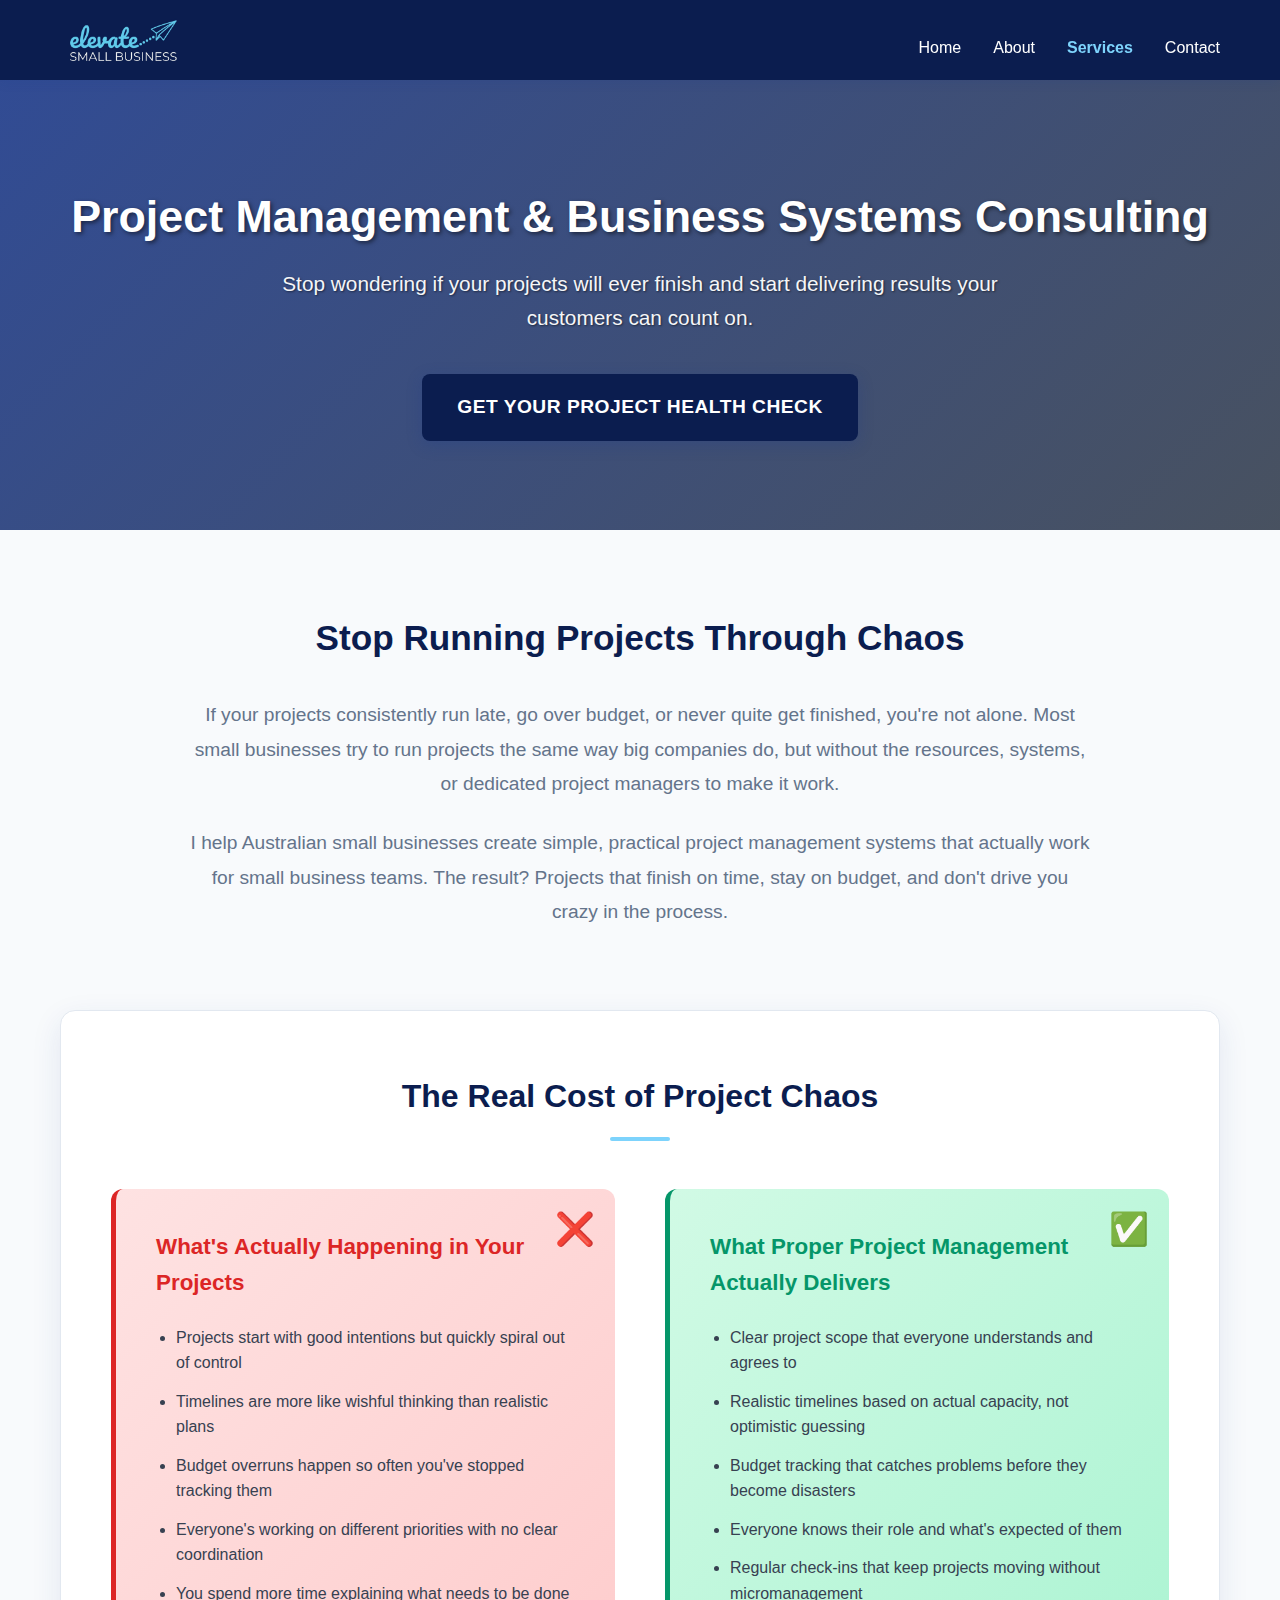
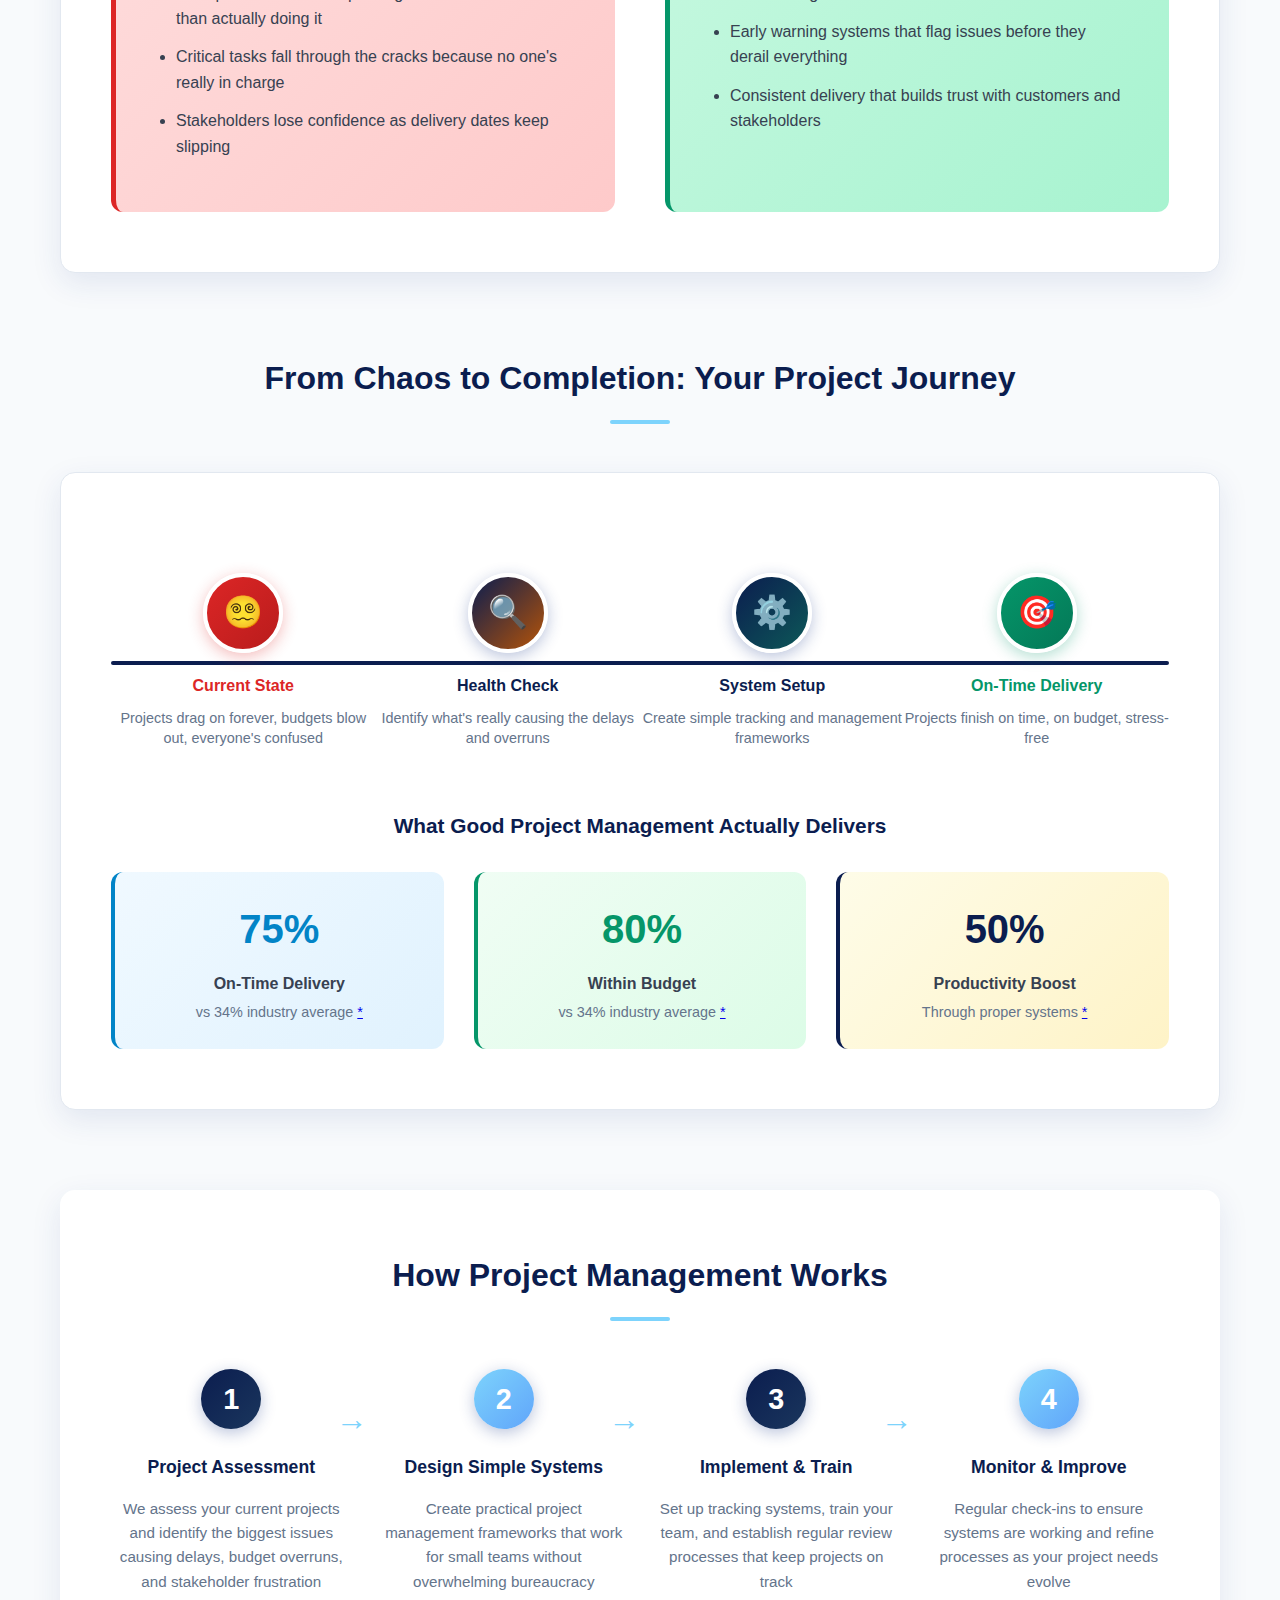
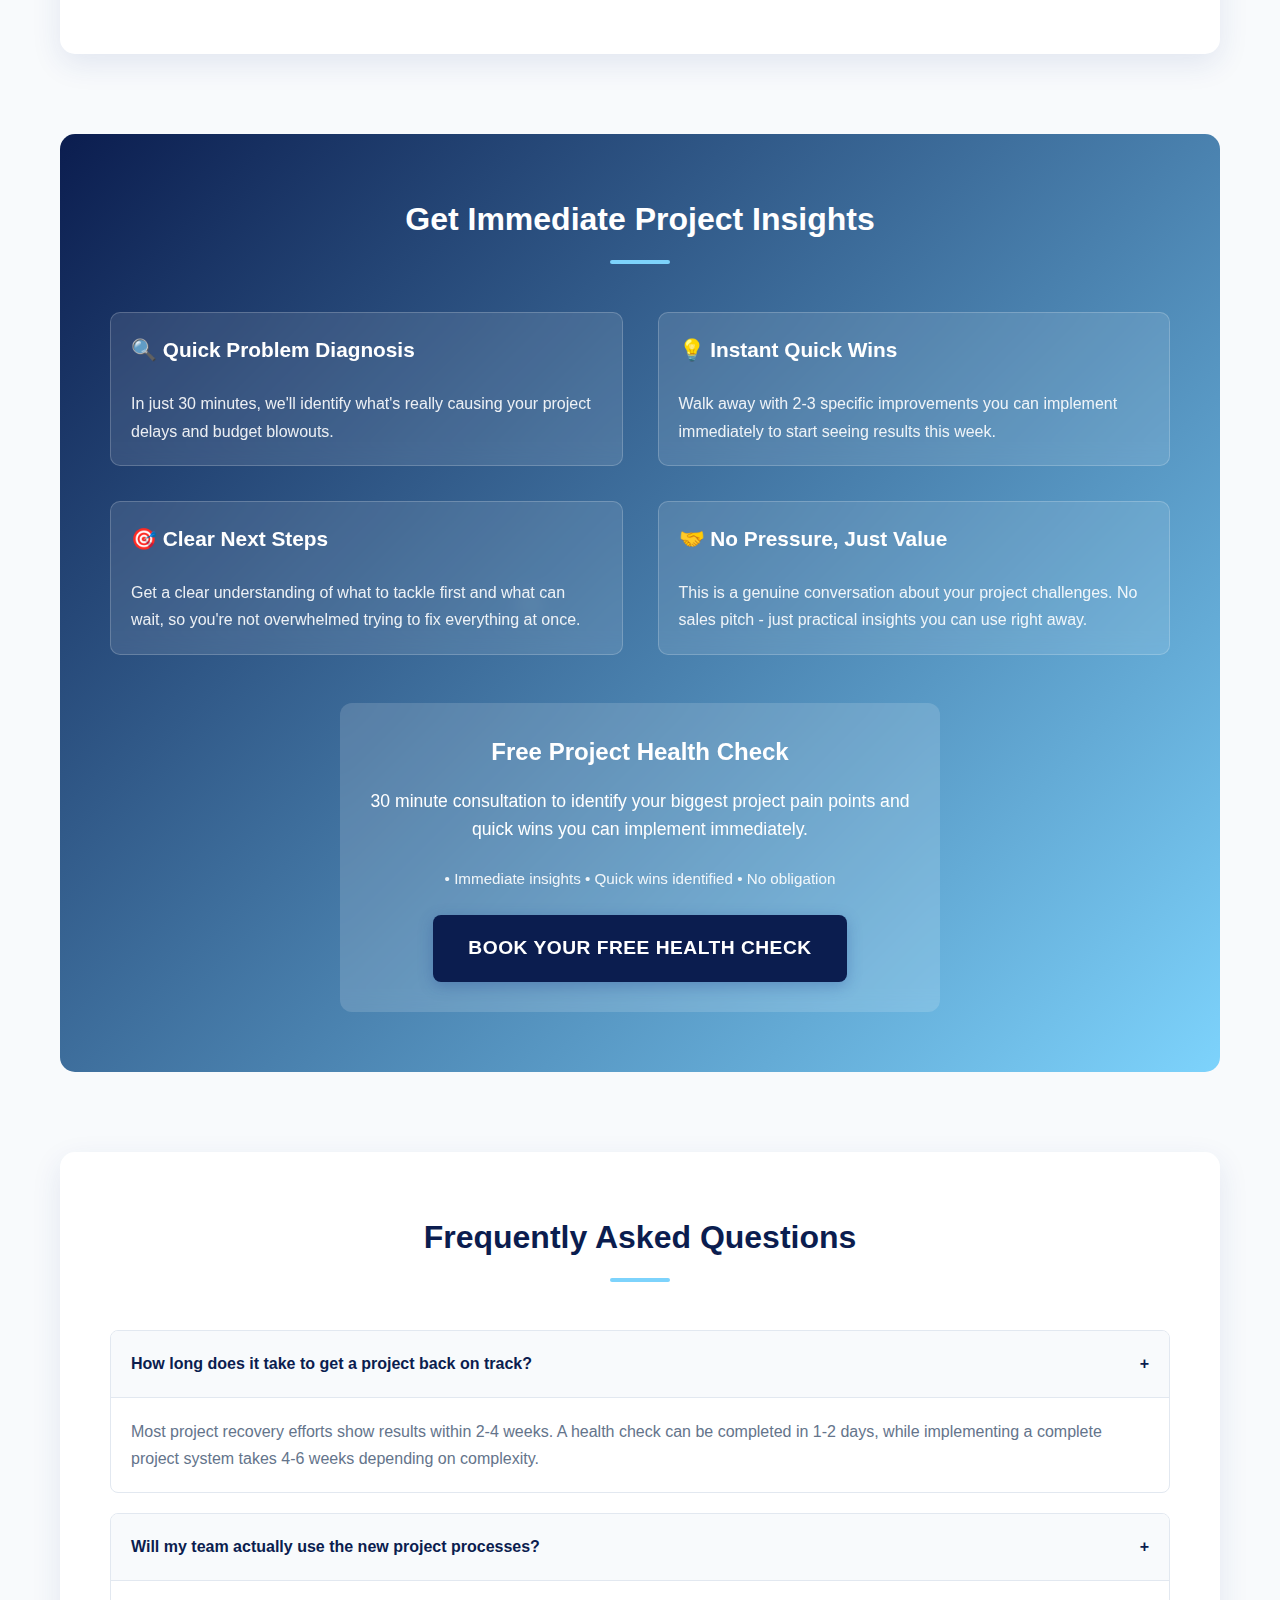
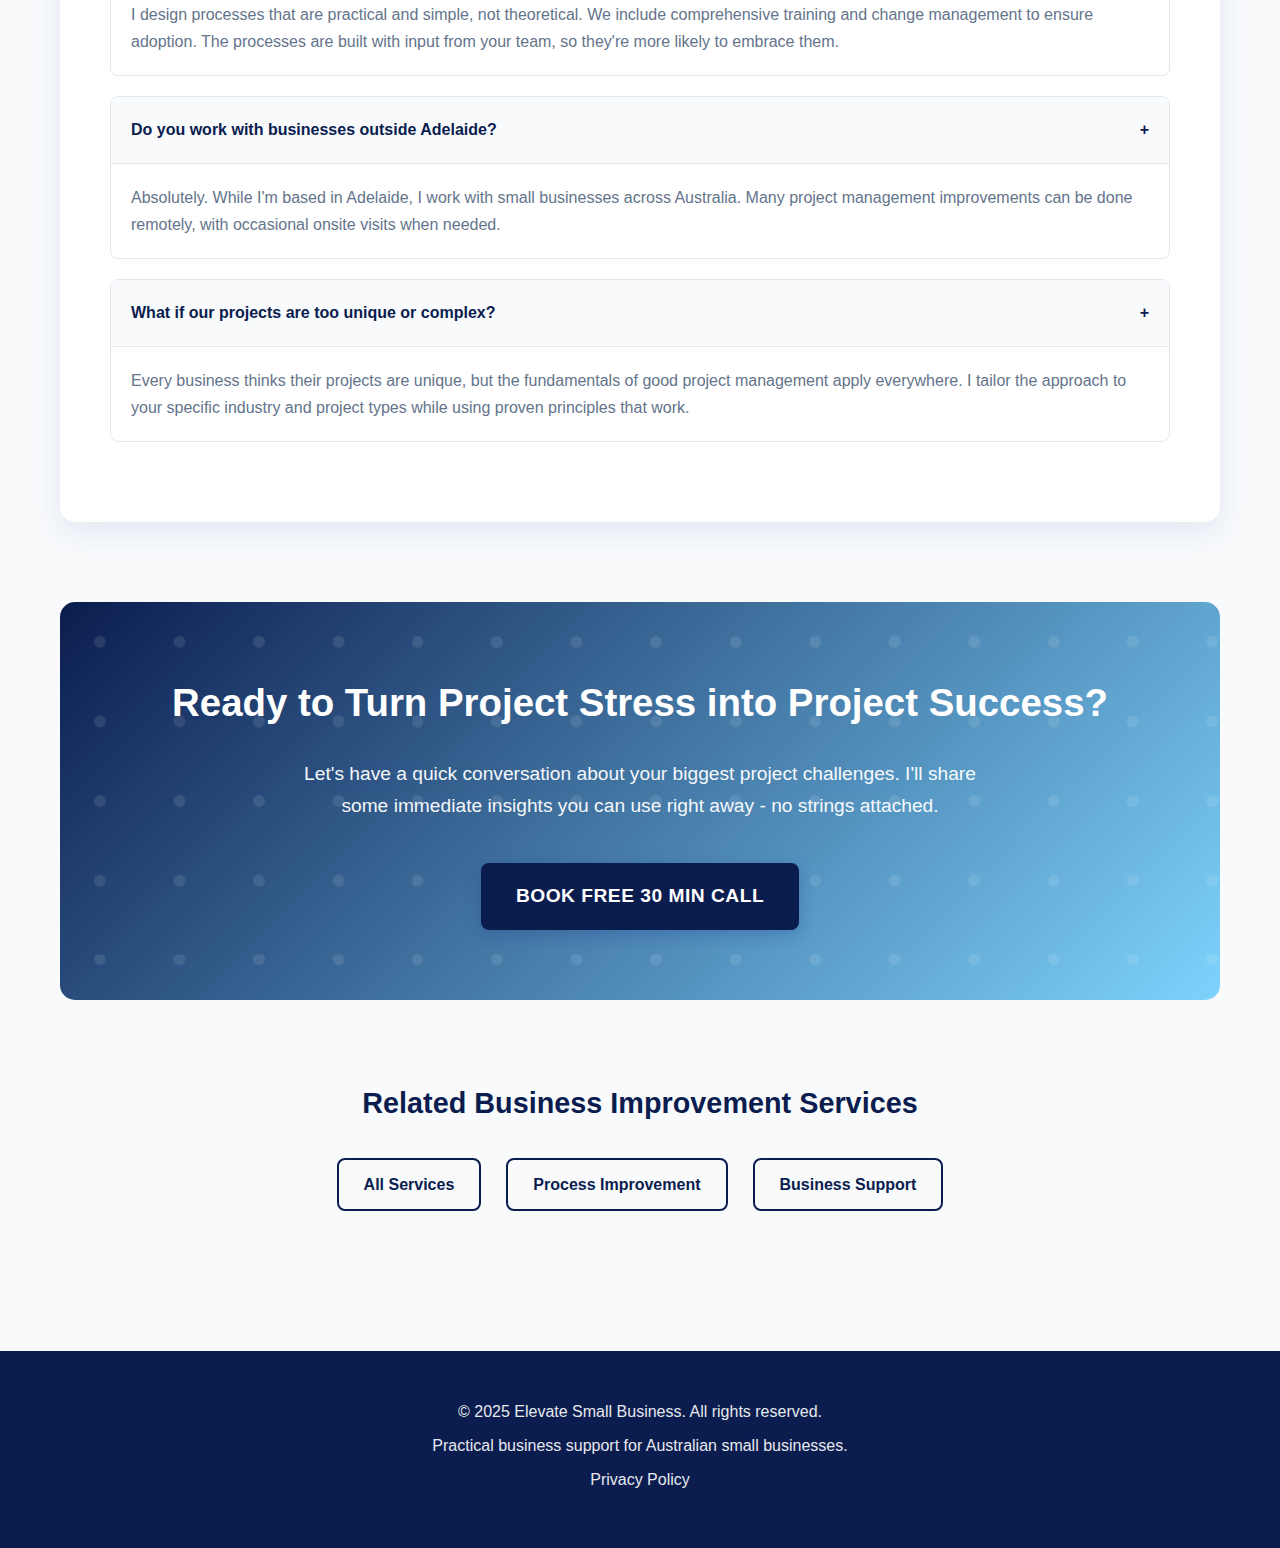
<file: services/project-management.html>
<!DOCTYPE html>
<html lang="en">
<head>
    <!-- Google tag (gtag.js) -->
    <script async src="https://www.googletagmanager.com/gtag/js?id=G-X0D980T1FJ"></script>
    <script>
      window.dataLayer = window.dataLayer || [];
      function gtag(){dataLayer.push(arguments);}
      gtag('js', new Date());
      gtag('config', 'G-X0D980T1FJ');
    </script>

    <!-- Performance Optimizations -->
    <link rel="preconnect" href="https://www.googletagmanager.com">
    <link rel="dns-prefetch" href="//www.googletagmanager.com">
    <meta http-equiv="X-UA-Compatible" content="IE=edge">
    
    <!-- Basic Meta Tags -->
    <meta charset="UTF-8">
    <meta name="viewport" content="width=device-width, initial-scale=1.0">
    
    <!-- Enhanced SEO Meta Tags -->
    <title>Project Management Consultant Adelaide | Small Business Project Support Australia</title>
    <meta name="description" content="Get your projects done on time and budget (yes, it's possible). Expert project management consulting for small businesses in Adelaide. Stop wondering if your projects will ever finish.">
    <meta name="keywords" content="project management Adelaide, small business project support Australia, project consultant, business improvement, project management consulting Adelaide, business project support">
    <meta name="author" content="Elevate Small Business">
    <meta name="robots" content="index, follow">
    
    <!-- Local SEO -->
    <meta name="geo.region" content="AU-SA">
    <meta name="geo.placename" content="Adelaide">
    <meta name="geo.position" content="-34.9285;138.6007">
    <meta name="ICBM" content="-34.9285, 138.6007">
    
    <!-- Open Graph / Social Media -->
    <meta property="og:type" content="website">
    <meta property="og:title" content="Project Management Consultant Adelaide | Get Projects Done">
    <meta property="og:description" content="Get your projects done on time and budget. Adelaide's leading project management consultant for small businesses. Stop the endless delays and budget blowouts.">
    <meta property="og:url" content="https://elevatesmallbusiness.com.au/services/project-management.html">
    <meta property="og:site_name" content="Elevate Small Business">
    <meta property="og:locale" content="en_AU">
    
    <!-- Twitter Card -->
    <meta name="twitter:card" content="summary_large_image">
    <meta name="twitter:title" content="Project Management Consultant Adelaide | Get Projects Done">
    <meta name="twitter:description" content="Transform project chaos into successful delivery. Expert project management consulting for Adelaide small businesses.">
    
    <!-- Canonical URL -->
    <link rel="canonical" href="https://elevatesmallbusiness.com.au/services/project-management.html">
    
    <!-- Structured Data Schema -->
    <script type="application/ld+json">
    {
      "@context": "https://schema.org",
      "@type": "ProfessionalService",
      "name": "Elevate Small Business - Project Management Consulting",
      "description": "Expert project management consulting for small businesses in Adelaide and South Australia",
      "url": "https://elevatesmallbusiness.com.au/services/project-management.html",
      "telephone": "+61400953189",
      "priceRange": "$1500-$7500",
      "address": {
        "@type": "PostalAddress",
        "addressLocality": "Adelaide",
        "addressRegion": "SA",
        "addressCountry": "AU"
      },
      "geo": {
        "@type": "GeoCoordinates",
        "latitude": -34.9285,
        "longitude": 138.6007
      },
      "areaServed": [
        {
          "@type": "State",
          "name": "South Australia"
        },
        {
          "@type": "Country", 
          "name": "Australia"
        }
      ],
      "serviceType": [
        "Project Management Consulting",
        "Business Project Support",
        "Project Planning and Delivery",
        "Project Recovery Services"
      ],
      "hasOfferCatalog": {
        "@type": "OfferCatalog",
        "name": "Project Management Services",
        "itemListElement": [
          {
            "@type": "Offer",
            "itemOffered": {
              "@type": "Service",
              "name": "Project Health Check",
              "description": "Comprehensive assessment of stuck or struggling projects"
            },
            "price": "1500",
            "priceCurrency": "AUD"
          },
          {
            "@type": "Offer",
            "itemOffered": {
              "@type": "Service", 
              "name": "Complete Project System Setup",
              "description": "End-to-end project management framework with training and support"
            },
            "price": "3500",
            "priceCurrency": "AUD"
          }
        ]
      }
    }
    </script>
    
        <style>
        /* ===== BRAND COLORS ===== */
        :root {
            /* Core Brand Colors */
            --navy-primary: #0b1d4f;
            --light-blue-secondary: #7dd3fc;
            
            /* Strategic Accents */
            --navy-action: #0b1d4f;
            --light-blue-highlight: #7dd3fc;
            
            /* Supporting Colors */
            --gray-text: #64748b;
            --gray-light: #e2e8f0;
            --white-clean: #f8fafc;
            --white-pure: #ffffff;
        }
        /* Reset and Base */
        * {
            margin: 0;
            padding: 0;
            box-sizing: border-box;
        }

        body {
            font-family: 'Segoe UI', Tahoma, Geneva, Verdana, sans-serif;
            line-height: 1.6;
            color: var(--gray-text);
            background-color: var(--white-clean);
            margin: 0;
            padding-top: 80px;
        }

        .container {
            max-width: 1200px;
            margin: 0 auto;
            padding: 0 20px;
        }

        /* ===== NAVIGATION ===== */
        nav {
            background: var(--navy-primary);
            box-shadow: 0 2px 10px rgba(30, 58, 138, 0.15);
            position: fixed;
            width: 100%;
            top: 0;
            z-index: 1000;
            height: 80px;
        }

        nav .container {
            display: flex;
            justify-content: space-between;
            align-items: center;
            padding: 1rem 20px;
        }

        .logo-img {
            height: 55px;
            width: auto;
            max-width: 200px;
        }

        .nav-links {
            display: flex;
            list-style: none;
            gap: 2rem;
        }

        .nav-links a {
            text-decoration: none;
            color: var(--white-pure);
            font-weight: 500;
            transition: color 0.3s ease;
        }

        .nav-links a:hover {
            color: var(--light-blue-highlight);
        }

        .nav-links a.active {
            color: var(--light-blue-highlight);
            font-weight: bold;
        }

        .mobile-menu-btn {
            display: none;
            background: none;
            border: none;
            color: var(--white-pure);
            font-size: 1.5rem;
            cursor: pointer;
        }

        /* ===== HERO SECTION ===== */
        .hero {
            background: linear-gradient(135deg, rgba(30, 58, 138, 0.9) 0%, rgba(55, 65, 81, 0.9) 100%), 
                        url('data:image/svg+xml,<svg xmlns="http://www.w3.org/2000/svg" viewBox="0 0 1000 300"><defs><linearGradient id="grad" x1="0%" y1="0%" x2="100%" y2="0%"><stop offset="0%" style="stop-color:%230f766e;stop-opacity:0.1" /><stop offset="100%" style="stop-color:%23374151;stop-opacity:0.1" /></linearGradient></defs><rect width="1000" height="300" fill="url(%23grad)"/></svg>');
            color: var(--white-pure);
            padding: 100px 0 80px 0;
            text-align: center;
            min-height: 50vh;
            display: flex;
            align-items: center;
            background-size: cover;
            background-position: center;
        }

        .hero h1 {
            font-size: 2.8rem;
            margin-bottom: 1.5rem;
            font-weight: 700;
            text-shadow: 2px 2px 4px rgba(0,0,0,0.5);
            line-height: 1.2;
        }

        .hero p {
            font-size: 1.3rem;
            margin-bottom: 2.5rem;
            opacity: 0.95;
            line-height: 1.6;
            text-shadow: 1px 1px 2px rgba(0,0,0,0.5);
            max-width: 800px;
            margin-left: auto;
            margin-right: auto;
        }

        /* ===== BUTTONS ===== */
        .cta-button {
            display: inline-block;
            background: var(--navy-action);
            color: var(--white-pure);
            padding: 18px 35px;
            text-decoration: none;
            border-radius: 8px;
            font-weight: bold;
            font-size: 1.2rem;
            transition: all 0.3s ease;
            box-shadow: 0 4px 15px rgba(30, 58, 138, 0.3);
            text-transform: uppercase;
            letter-spacing: 0.5px;
        }

        .cta-button:hover {
            background: #b45309;
            transform: translateY(-3px);
            box-shadow: 0 8px 25px rgba(30, 58, 138, 0.4);
        }

        .secondary-button {
            display: inline-block;
            background: transparent;
            color: var(--white-pure);
            padding: 18px 35px;
            text-decoration: none;
            border: 2px solid var(--white-pure);
            border-radius: 8px;
            font-weight: bold;
            font-size: 1.1rem;
            transition: all 0.3s ease;
        }

        .secondary-button:hover {
            background: var(--white-pure);
            color: var(--navy-primary);
            transform: translateY(-2px);
        }

        /* ===== MAIN CONTENT ===== */
        .main-content {
            padding: 80px 0;
            background: var(--white-clean);
        }

        .intro-section {
            max-width: 900px;
            margin: 0 auto 80px auto;
            text-align: center;
        }

        .intro-section h2 {
            color: var(--navy-primary);
            font-size: 2.2rem;
            margin-bottom: 2rem;
            font-weight: 700;
        }

        .intro-section p {
            font-size: 1.2rem;
            line-height: 1.8;
            color: var(--gray-text);
            margin-bottom: 1.5rem;
        }

        .section-title {
            color: var(--navy-primary);
            font-size: 2rem;
            margin-bottom: 3rem;
            text-align: center;
            font-weight: 700;
            position: relative;
        }

        .section-title::after {
            content: '';
            display: block;
            width: 60px;
            height: 4px;
            background: var(--light-blue-highlight);
            margin: 15px auto 0;
            border-radius: 2px;
        }

        /* ===== PROBLEM SOLUTION SECTION ===== */
        .problem-solution {
            background: var(--white-pure);
            padding: 60px 50px;
            border-radius: 15px;
            box-shadow: 0 10px 30px rgba(30, 58, 138, 0.1);
            margin-bottom: 80px;
            border: 1px solid var(--gray-light);
        }

        .problem-solution-grid {
            display: grid;
            grid-template-columns: 1fr 1fr;
            gap: 50px;
            margin-top: 3rem;
        }

        .problem-side {
            padding: 40px;
            background: linear-gradient(135deg, #fee2e2 0%, #fecaca 100%);
            border-radius: 12px;
            border-left: 5px solid #dc2626;
            position: relative;
        }

        .solution-side {
            padding: 40px;
            background: linear-gradient(135deg, #d1fae5 0%, #a7f3d0 100%);
            border-radius: 12px;
            border-left: 5px solid #059669;
            position: relative;
        }

        .problem-side::before {
            content: '❌';
            position: absolute;
            top: 15px;
            right: 20px;
            font-size: 2rem;
        }

        .solution-side::before {
            content: '✅';
            position: absolute;
            top: 15px;
            right: 20px;
            font-size: 2rem;
        }

        .problem-side h4 {
            color: #dc2626;
            margin-bottom: 1.5rem;
            font-size: 1.4rem;
            font-weight: 700;
        }

        .solution-side h4 {
            color: #059669;
            margin-bottom: 1.5rem;
            font-size: 1.4rem;
            font-weight: 700;
        }

        .problem-side ul,
        .solution-side ul {
            margin-left: 20px;
            color: #374151;
        }

        .problem-side ul li,
        .solution-side ul li {
            margin-bottom: 0.8rem;
            line-height: 1.6;
            font-weight: 500;
            color: #374151;
        }

        /* ===== CARDS ===== */
        .card-grid {
            display: grid;
            grid-template-columns: repeat(2, 1fr);
            gap: 2.5rem;
            margin-bottom: 80px;
        }
        
        @media (max-width: 768px) {
            .card-grid {
                grid-template-columns: 1fr;
            }
        }

        .card {
            background: var(--white-pure);
            padding: 2.5rem;
            border-radius: 15px;
            box-shadow: 0 8px 25px rgba(30, 58, 138, 0.1);
            border: 1px solid var(--gray-light);
            transition: all 0.4s ease;
            position: relative;
            overflow: hidden;
        }

        .card::before {
            content: '';
            position: absolute;
            top: 0;
            left: 0;
            width: 100%;
            height: 4px;
            background: linear-gradient(90deg, var(--navy-primary) 0%, var(--navy-action) 100%);
        }

        .card:hover {
            transform: translateY(-8px);
            box-shadow: 0 15px 40px rgba(30, 58, 138, 0.2);
        }

        .card h4 {
            color: var(--navy-primary);
            margin-bottom: 1.5rem;
            font-size: 1.4rem;
            font-weight: 700;
        }

        .card ul {
            color: var(--gray-text);
            line-height: 1.7;
            margin-left: 20px;
        }

        .card ul li {
            margin-bottom: 0.8rem;
            font-weight: 500;
        }

        /* ===== PROCESS SECTION ===== */
        .process-section {
            background: var(--white-pure);
            padding: 60px 50px;
            border-radius: 15px;
            box-shadow: 0 10px 30px rgba(30, 58, 138, 0.1);
            margin-bottom: 80px;
        }

        .process-grid {
            display: grid;
            grid-template-columns: repeat(4, 1fr);
            gap: 30px;
            margin-top: 3rem;
        }

        .process-step {
            text-align: center;
            position: relative;
        }

        .process-step::after {
            content: '→';
            position: absolute;
            top: 25px;
            right: -15px;
            color: var(--light-blue-highlight);
            font-size: 2rem;
            font-weight: bold;
        }

        .process-step:last-child::after {
            display: none;
        }

        .step-number {
            background: linear-gradient(135deg, var(--navy-primary) 0%, #1a365d 100%);
            color: var(--white-pure);
            width: 60px;
            height: 60px;
            border-radius: 50%;
            display: flex;
            align-items: center;
            justify-content: center;
            margin: 0 auto 1.5rem auto;
            font-size: 1.8rem;
            font-weight: bold;
            box-shadow: 0 4px 15px rgba(30, 58, 138, 0.3);
        }

        .step-number.amber {
            background: linear-gradient(135deg, var(--light-blue-highlight) 0%, #60a5fa 100%);
        }

        .process-step h4 {
            color: var(--navy-primary);
            margin-bottom: 1rem;
            font-weight: 700;
            font-size: 1.1rem;
        }

        .process-step p {
            color: var(--gray-text);
            font-size: 0.95rem;
            line-height: 1.6;
            font-weight: 500;
        }

        /* ===== BENEFITS SECTION ===== */
        .benefits-section {
            background: linear-gradient(135deg, var(--navy-primary) 0%, var(--light-blue-secondary) 100%);
            color: var(--white-pure);
            padding: 60px 50px;
            border-radius: 15px;
            margin-bottom: 80px;
            position: relative;
            overflow: hidden;
        }

        .benefits-section::before {
            content: '';
            position: absolute;
            top: 0;
            left: 0;
            right: 0;
            bottom: 0;
            background: url('data:image/svg+xml,<svg xmlns="http://www.w3.org/2000/svg" viewBox="0 0 100 100"><defs><pattern id="grain" width="100" height="100" patternUnits="userSpaceOnUse"><circle cx="50" cy="50" r="1" fill="white" opacity="0.1"/></pattern></defs><rect width="100" height="100" fill="url(%23grain)"/></svg>');
            pointer-events: none;
        }

        .benefits-grid {
            display: grid;
            grid-template-columns: repeat(2, 1fr);
            gap: 35px;
            position: relative;
            z-index: 1;
        }
        
        @media (max-width: 768px) {
            .benefits-grid {
                grid-template-columns: 1fr;
            }
        }

        .benefit-item {
            padding: 20px;
            border-radius: 10px;
            background: rgba(255, 255, 255, 0.1);
            backdrop-filter: blur(10px);
            border: 1px solid rgba(255, 255, 255, 0.2);
        }

        .benefit-item h4 {
            color: var(--white-pure);
            margin-bottom: 1.5rem;
            font-size: 1.3rem;
            font-weight: 700;
        }

        .benefit-item p {
            color: rgba(255, 255, 255, 0.9);
            font-size: 1rem;
            line-height: 1.7;
            font-weight: 500;
        }

        /* ===== SCENARIOS ===== */
        .scenario-grid {
            display: grid;
            grid-template-columns: repeat(4, 1fr);
            gap: 20px;
            margin-bottom: 80px;
        }

        .scenario-card {
            background: var(--white-pure);
            padding: 25px;
            border-radius: 12px;
            border-left: 4px solid var(--navy-primary);
            box-shadow: 0 5px 15px rgba(30, 58, 138, 0.1);
            transition: all 0.3s ease;
        }

        .scenario-card:hover {
            transform: translateY(-5px);
            box-shadow: 0 10px 25px rgba(30, 58, 138, 0.15);
        }

        .scenario-card.amber {
            border-left-color: var(--navy-action);
        }

        .scenario-card h4 {
            color: var(--light-blue-secondary);
            margin-bottom: 1rem;
            font-weight: 700;
            font-size: 1.1rem;
        }

        .scenario-card p {
            color: var(--gray-text);
            font-size: 0.95rem;
            line-height: 1.6;
            font-style: italic;
        }

        /* ===== PRICING ===== */
        .pricing-section {
            background: var(--white-pure);
            padding: 60px 50px;
            border-radius: 15px;
            box-shadow: 0 10px 30px rgba(30, 58, 138, 0.1);
            text-align: center;
            margin-bottom: 80px;
        }

        .pricing-grid {
            display: grid;
            grid-template-columns: repeat(auto-fit, minmax(280px, 1fr));
            gap: 30px;
            margin: 3rem 0;
        }

        .pricing-card {
            padding: 30px;
            border-radius: 12px;
            transition: all 0.3s ease;
            border: 2px solid var(--gray-light);
            position: relative;
        }

        .pricing-card.featured {
            border: 3px solid var(--navy-primary);
            transform: scale(1.05);
            box-shadow: 0 10px 30px rgba(30, 58, 138, 0.2);
        }

        .pricing-card.featured::before {
            content: 'Most Popular';
            position: absolute;
            top: -15px;
            left: 50%;
            transform: translateX(-50%);
            background: var(--navy-action);
            color: var(--white-pure);
            padding: 8px 20px;
            border-radius: 20px;
            font-size: 0.9rem;
            font-weight: bold;
        }

        .pricing-card h4 {
            color: var(--light-blue-secondary);
            margin-bottom: 1.5rem;
            font-weight: 700;
            font-size: 1.3rem;
        }

        .pricing-card p {
            color: var(--gray-text);
            margin-bottom: 1.5rem;
            line-height: 1.7;
        }

        .price {
            color: var(--navy-primary);
            font-size: 1.4rem;
            font-weight: 700;
            margin-bottom: 1rem;
        }

        .pricing-note {
            color: var(--gray-text);
            margin-top: 2rem;
            font-style: italic;
            font-size: 1rem;
            background: #f1f5f9;
            padding: 20px;
            border-radius: 8px;
            border-left: 4px solid var(--navy-action);
        }

        /* ===== FAQ SECTION ===== */
        .faq-section {
            background: var(--white-pure);
            padding: 60px 50px;
            border-radius: 15px;
            box-shadow: 0 10px 30px rgba(30, 58, 138, 0.1);
            margin-bottom: 80px;
        }

        .faq-item {
            margin-bottom: 20px;
            border: 1px solid var(--gray-light);
            border-radius: 8px;
            overflow: hidden;
        }

        .faq-question {
            background: var(--white-clean);
            padding: 20px;
            font-weight: 700;
            color: var(--navy-primary);
            cursor: pointer;
            display: flex;
            justify-content: space-between;
            align-items: center;
        }

        .faq-question:hover {
            background: #e2e8f0;
        }

        .faq-answer {
            padding: 20px;
            color: var(--gray-text);
            line-height: 1.7;
            border-top: 1px solid var(--gray-light);
        }

        /* ===== CTA SECTION ===== */
        .cta-section {
            background: linear-gradient(135deg, var(--navy-primary) 0%, var(--light-blue-secondary) 100%);
            color: var(--white-pure);
            padding: 70px 50px;
            border-radius: 15px;
            text-align: center;
            margin-bottom: 80px;
            position: relative;
            overflow: hidden;
        }

        .cta-section::before {
            content: '';
            position: absolute;
            top: 0;
            left: 0;
            right: 0;
            bottom: 0;
            background: url('data:image/svg+xml,<svg xmlns="http://www.w3.org/2000/svg" viewBox="0 0 100 100"><defs><pattern id="dots" width="20" height="20" patternUnits="userSpaceOnUse"><circle cx="10" cy="10" r="1.5" fill="white" opacity="0.1"/></pattern></defs><rect width="100" height="100" fill="url(%23dots)"/></svg>');
            pointer-events: none;
        }

        .cta-section h3 {
            color: var(--white-pure);
            font-size: 2.4rem;
            margin-bottom: 1.5rem;
            font-weight: 700;
            position: relative;
            z-index: 1;
        }

        .cta-section p {
            font-size: 1.2rem;
            margin-bottom: 2.5rem;
            opacity: 0.95;
            max-width: 700px;
            margin-left: auto;
            margin-right: auto;
            line-height: 1.7;
            position: relative;
            z-index: 1;
        }

        .cta-buttons {
            display: flex;
            gap: 25px;
            justify-content: center;
            flex-wrap: wrap;
            position: relative;
            z-index: 1;
        }

        /* ===== RELATED SERVICES ===== */
        .related-services {
            text-align: center;
        }

        .related-services h3 {
            color: var(--navy-primary);
            font-size: 1.8rem;
            margin-bottom: 2rem;
            font-weight: 700;
        }

        .service-links {
            display: flex;
            gap: 25px;
            justify-content: center;
            flex-wrap: wrap;
        }

        .service-link {
            color: var(--navy-primary);
            text-decoration: none;
            padding: 12px 25px;
            border: 2px solid var(--navy-primary);
            border-radius: 8px;
            transition: all 0.3s ease;
            font-weight: 600;
        }

        .service-link:hover {
            background: var(--navy-primary);
            color: var(--white-pure);
            transform: translateY(-2px);
        }

        /* ===== FOOTER ===== */
        footer {
            background: var(--navy-primary);
            color: var(--white-pure);
            text-align: center;
            padding: 3rem 0;
            margin-top: 60px;
        }

        footer p {
            margin-bottom: 0.5rem;
            opacity: 0.9;
        }

        footer a {
            color: var(--white-pure);
            text-decoration: none;
            font-weight: 500;
        }

        footer a:hover {
            text-decoration: underline;
            color: var(--light-blue-highlight);
        }

        /* ===== RESPONSIVE ===== */
        @media (max-width: 1024px) {
            .process-grid {
                grid-template-columns: repeat(2, 1fr);
                gap: 30px;
            }
            
            .scenario-grid {
                grid-template-columns: repeat(2, 1fr);
                gap: 25px;
            }
            
            .problem-solution-grid {
                grid-template-columns: 1fr;
                gap: 40px;
            }

            .hero h1 {
                font-size: 2.4rem;
            }

            .process-step::after {
                display: none;
            }
        }

        @media (max-width: 768px) {
            .nav-links {
                display: none;
            }
            
            .mobile-menu-btn {
                display: block;
            }
            
            .hero {
                padding: 80px 0 60px 0;
            }
            
            .hero h1 {
                font-size: 2rem;
            }
            
            .hero p {
                font-size: 1.1rem;
            }
            
            .card-grid,
            .process-grid,
            .benefits-grid,
            .scenario-grid,
            .pricing-grid {
                grid-template-columns: 1fr;
                gap: 25px;
            }
            
            .cta-buttons {
                flex-direction: column;
                align-items: center;
            }
            
            .service-links {
                flex-direction: column;
                align-items: center;
            }

            .problem-solution,
            .process-section,
            .pricing-section,
            .faq-section,
            .cta-section {
                padding: 40px 25px;
            }

            .section-title {
                font-size: 1.6rem;
            }

            .intro-section h2 {
                font-size: 1.8rem;
            }
        }

        @media (max-width: 480px) {
            .container {
                padding: 0 15px;
            }

            .hero h1 {
                font-size: 1.8rem;
            }

            .hero p {
                font-size: 1rem;
            }

            .cta-button,
            .secondary-button {
                padding: 15px 25px;
                font-size: 1rem;
            }
        }
    </style>
</head>

<body>
    <!-- Navigation -->
    <nav>
        <div class="container">
            <div class="logo">
                <img src="/images/Elevate Small Business - rectangle.jpg" alt="Elevate Small Business" class="logo-img">
            </div>
            <ul class="nav-links">
                <li><a href="/index.html">Home</a></li>
                <li><a href="/pages/about.html">About</a></li>
                <li><a href="/pages/services.html" class="active">Services</a></li>
                <li><a href="/pages/contact.html">Contact</a></li>
            </ul>
            
            <button class="mobile-menu-btn" aria-label="Toggle mobile menu">☰</button>
        </div>
    </nav>

    <!-- Hero Section -->
    <section class="hero">
        <div class="container">
            <h1>Project Management & Business Systems Consulting</h1>
            <p>Stop wondering if your projects will ever finish and start delivering results your customers can count on.</p>
            <a href="/pages/contact.html" class="cta-button">Get Your Project Health Check</a>
        </div>
    </section>

    <!-- Main Content -->
    <main class="main-content">
        <div class="container">
            
            <!-- Introduction -->
            <section class="intro-section">
                <h2>Stop Running Projects Through Chaos</h2>
                <p>If your projects consistently run late, go over budget, or never quite get finished, you're not alone. Most small businesses try to run projects the same way big companies do, but without the resources, systems, or dedicated project managers to make it work.</p>
                <p>I help Australian small businesses create simple, practical project management systems that actually work for small business teams. The result? Projects that finish on time, stay on budget, and don't drive you crazy in the process.</p>
            </section>

            <!-- Problem vs Solution -->
            <section class="problem-solution">
                <h3 class="section-title">The Real Cost of Project Chaos</h3>
                <div class="problem-solution-grid">
                    
                    <div class="problem-side">
                        <h4>What's Actually Happening in Your Projects</h4>
                        <ul>
                            <li>Projects start with good intentions but quickly spiral out of control</li>
                            <li>Timelines are more like wishful thinking than realistic plans</li>
                            <li>Budget overruns happen so often you've stopped tracking them</li>
                            <li>Everyone's working on different priorities with no clear coordination</li>
                            <li>You spend more time explaining what needs to be done than actually doing it</li>
                            <li>Critical tasks fall through the cracks because no one's really in charge</li>
                            <li>Stakeholders lose confidence as delivery dates keep slipping</li>
                        </ul>
                    </div>

                    <div class="solution-side">
                        <h4>What Proper Project Management Actually Delivers</h4>
                        <ul>
                            <li>Clear project scope that everyone understands and agrees to</li>
                            <li>Realistic timelines based on actual capacity, not optimistic guessing</li>
                            <li>Budget tracking that catches problems before they become disasters</li>
                            <li>Everyone knows their role and what's expected of them</li>
                            <li>Regular check-ins that keep projects moving without micromanagement</li>
                            <li>Early warning systems that flag issues before they derail everything</li>
                            <li>Consistent delivery that builds trust with customers and stakeholders</li>
                        </ul>
                    </div>

                </div>
            </section>

            <!-- Project Timeline Visualization -->
            <section aria-labelledby="timeline-heading">
                <h3 id="timeline-heading" class="section-title">From Chaos to Completion: Your Project Journey</h3>
                
                <div style="background: var(--white-pure); padding: 60px 50px; border-radius: 15px; box-shadow: 0 10px 30px rgba(30, 58, 138, 0.1); margin-bottom: 80px; border: 1px solid var(--gray-light);">
                    
                    <!-- Timeline Container -->
                    <div style="position: relative; margin: 40px 0;">
                        
                        <!-- Main Timeline Line -->
                        <div style="position: absolute; top: 50%; left: 0; right: 0; height: 4px; background: linear-gradient(90deg, var(--navy-primary) 0%, var(--navy-action) 100%); border-radius: 2px; z-index: 1;"></div>
                        
                        <!-- Timeline Phases -->
                        <div style="display: grid; grid-template-columns: repeat(4, 1fr); gap: 0; position: relative; z-index: 2;">
                            
                            <!-- Phase 1: Chaos -->
                            <div style="text-align: center; position: relative;">
                                <div style="width: 80px; height: 80px; background: linear-gradient(135deg, #dc2626, #b91c1c); border-radius: 50%; display: flex; align-items: center; justify-content: center; margin: 0 auto 20px auto; box-shadow: 0 4px 15px rgba(220, 38, 38, 0.3); border: 4px solid var(--white-pure);">
                                    <span style="font-size: 2rem;">😵‍💫</span>
                                </div>
                                <h4 style="color: #dc2626; margin-bottom: 10px; font-weight: 700;">Current State</h4>
                                <p style="color: var(--gray-text); font-size: 0.9rem; line-height: 1.4;">Projects drag on forever, budgets blow out, everyone's confused</p>
                            </div>
                            
                            <!-- Phase 2: Assessment -->
                            <div style="text-align: center; position: relative;">
                                <div style="width: 80px; height: 80px; background: linear-gradient(135deg, var(--navy-action), #b45309); border-radius: 50%; display: flex; align-items: center; justify-content: center; margin: 0 auto 20px auto; box-shadow: 0 4px 15px rgba(30, 58, 138, 0.3); border: 4px solid var(--white-pure);">
                                    <span style="font-size: 2rem;">🔍</span>
                                </div>
                                <h4 style="color: var(--navy-action); margin-bottom: 10px; font-weight: 700;">Health Check</h4>
                                <p style="color: var(--gray-text); font-size: 0.9rem; line-height: 1.4;">Identify what's really causing the delays and overruns</p>
                            </div>
                            
                            <!-- Phase 3: System Design -->
                            <div style="text-align: center; position: relative;">
                                <div style="width: 80px; height: 80px; background: linear-gradient(135deg, var(--navy-primary), #0d5858); border-radius: 50%; display: flex; align-items: center; justify-content: center; margin: 0 auto 20px auto; box-shadow: 0 4px 15px rgba(30, 58, 138, 0.3); border: 4px solid var(--white-pure);">
                                    <span style="font-size: 2rem;">⚙️</span>
                                </div>
                                <h4 style="color: var(--navy-primary); margin-bottom: 10px; font-weight: 700;">System Setup</h4>
                                <p style="color: var(--gray-text); font-size: 0.9rem; line-height: 1.4;">Create simple tracking and management frameworks</p>
                            </div>
                            
                            <!-- Phase 4: Success -->
                            <div style="text-align: center; position: relative;">
                                <div style="width: 80px; height: 80px; background: linear-gradient(135deg, #059669, #047857); border-radius: 50%; display: flex; align-items: center; justify-content: center; margin: 0 auto 20px auto; box-shadow: 0 4px 15px rgba(5, 150, 105, 0.3); border: 4px solid var(--white-pure);">
                                    <span style="font-size: 2rem;">🎯</span>
                                </div>
                                <h4 style="color: #059669; margin-bottom: 10px; font-weight: 700;">On-Time Delivery</h4>
                                <p style="color: var(--gray-text); font-size: 0.9rem; line-height: 1.4;">Projects finish on time, on budget, stress-free</p>
                            </div>
                            
                        </div>
                    </div>
                    
                    <!-- Project Success Metrics Dashboard -->
                    <div style="margin-top: 60px;">
                        <h4 style="text-align: center; color: var(--navy-primary); margin-bottom: 30px; font-size: 1.3rem;">What Good Project Management Actually Delivers</h4>
                        
                        <div style="display: grid; grid-template-columns: repeat(3, 1fr); gap: 30px;">
                            
                            <!-- Metric 1: Time -->
                            <div style="background: linear-gradient(135deg, #f0f9ff, #e0f2fe); padding: 25px; border-radius: 12px; text-align: center; border-left: 4px solid #0284c7;">
                                <div style="font-size: 2.5rem; font-weight: bold; color: #0284c7; margin-bottom: 10px;">75%</div>
                                <div style="color: #374151; font-weight: 600; margin-bottom: 5px;">On-Time Delivery</div>
                                <div style="color: var(--gray-text); font-size: 0.9rem;">vs 34% industry average <a href="https://clickup.com/blog/project-management-statistics/">*</a></div>
                            </div>
                            
                            <!-- Metric 2: Budget -->
                            <div style="background: linear-gradient(135deg, #f0fdf4, #dcfce7); padding: 25px; border-radius: 12px; text-align: center; border-left: 4px solid #059669;">
                                <div style="font-size: 2.5rem; font-weight: bold; color: #059669; margin-bottom: 10px;">80%</div>
                                <div style="color: #374151; font-weight: 600; margin-bottom: 5px;">Within Budget</div>
                                <div style="color: var(--gray-text); font-size: 0.9rem;">vs 34% industry average <a href="https://quixy.com/blog/important-project-management-statistics/">*</a></div>
                            </div>
                            
                            <!-- Metric 3: Productivity -->
                            <div style="background: linear-gradient(135deg, #fefce8, #fef3c7); padding: 25px; border-radius: 12px; text-align: center; border-left: 4px solid var(--navy-action);">
                                <div style="font-size: 2.5rem; font-weight: bold; color: var(--navy-action); margin-bottom: 10px;">50%</div>
                                <div style="color: #374151; font-weight: 600; margin-bottom: 5px;">Productivity Boost</div>
                                <div style="color: var(--gray-text); font-size: 0.9rem;">Through proper systems <a href="https://quixy.com/blog/important-project-management-statistics/">*</a></div>
                            </div>
                            
                        </div>
                    </div>
                </div>
            </section>

            <!-- How It Works -->
            <section class="process-section" aria-labelledby="process-heading">
                <h3 id="process-heading" class="section-title">How Project Management Works</h3>
                <div class="process-grid">
                    
                    <div class="process-step">
                        <div class="step-number">1</div>
                        <h4>Project Assessment</h4>
                        <p>We assess your current projects and identify the biggest issues causing delays, budget overruns, and stakeholder frustration</p>
                    </div>

                    <div class="process-step">
                        <div class="step-number amber">2</div>
                        <h4>Design Simple Systems</h4>
                        <p>Create practical project management frameworks that work for small teams without overwhelming bureaucracy</p>
                    </div>

                    <div class="process-step">
                        <div class="step-number">3</div>
                        <h4>Implement & Train</h4>
                        <p>Set up tracking systems, train your team, and establish regular review processes that keep projects on track</p>
                    </div>

                    <div class="process-step">
                        <div class="step-number amber">4</div>
                        <h4>Monitor & Improve</h4>
                        <p>Regular check-ins to ensure systems are working and refine processes as your project needs evolve</p>
                    </div>

                </div>
            </section>

            <!-- Free Health Check Section -->
            <section class="benefits-section" aria-labelledby="healthcheck-heading">
                <h3 id="healthcheck-heading" class="section-title" style="color: var(--white-pure);">Get Immediate Project Insights</h3>
                <div class="benefits-grid">
                    
                    <div class="benefit-item">
                        <h4>🔍 Quick Problem Diagnosis</h4>
                        <p>In just 30 minutes, we'll identify what's really causing your project delays and budget blowouts.</p>
                    </div>

                    <div class="benefit-item">
                        <h4>💡 Instant Quick Wins</h4>
                        <p>Walk away with 2-3 specific improvements you can implement immediately to start seeing results this week.</p>
                    </div>

                    <div class="benefit-item">
                        <h4>🎯 Clear Next Steps</h4>
                        <p>Get a clear understanding of what to tackle first and what can wait, so you're not overwhelmed trying to fix everything at once.</p>
                    </div>

                    <div class="benefit-item">
                        <h4>🤝 No Pressure, Just Value</h4>
                        <p>This is a genuine conversation about your project challenges. No sales pitch - just practical insights you can use right away.</p>
                    </div>

                </div>
                
                <div style="text-align: center; margin-top: 3rem;">
                    <div style="background: rgba(255, 255, 255, 0.15); backdrop-filter: blur(10px); border-radius: 12px; padding: 30px; max-width: 600px; margin: 0 auto;">
                        <h4 style="color: var(--white-pure); font-size: 1.5rem; margin-bottom: 1rem;">Free Project Health Check</h4>
                        <p style="color: var(--white-pure); font-size: 1.1rem; margin-bottom: 1.5rem;">30 minute consultation to identify your biggest project pain points and quick wins you can implement immediately.</p>
                        <p style="color: rgba(255, 255, 255, 0.9); font-size: 0.95rem; margin-bottom: 1.5rem;">• Immediate insights • Quick wins identified • No obligation</p>
                        <a href="/pages/contact.html" class="cta-button">Book Your Free Health Check</a>
                    </div>
                </div>
            </section>

            <!-- FAQ Section -->
            <section class="faq-section" aria-labelledby="faq-heading">
                <h3 id="faq-heading" class="section-title">Frequently Asked Questions</h3>
                
                <div class="faq-item">
                    <div class="faq-question">
                        <span>How long does it take to get a project back on track?</span>
                        <span>+</span>
                    </div>
                    <div class="faq-answer">
                        Most project recovery efforts show results within 2-4 weeks. A health check can be completed in 1-2 days, while implementing a complete project system takes 4-6 weeks depending on complexity.
                    </div>
                </div>

                <div class="faq-item">
                    <div class="faq-question">
                        <span>Will my team actually use the new project processes?</span>
                        <span>+</span>
                    </div>
                    <div class="faq-answer">
                        I design processes that are practical and simple, not theoretical. We include comprehensive training and change management to ensure adoption. The processes are built with input from your team, so they're more likely to embrace them.
                    </div>
                </div>

                <div class="faq-item">
                    <div class="faq-question">
                        <span>Do you work with businesses outside Adelaide?</span>
                        <span>+</span>
                    </div>
                    <div class="faq-answer">
                        Absolutely. While I'm based in Adelaide, I work with small businesses across Australia. Many project management improvements can be done remotely, with occasional onsite visits when needed.
                    </div>
                </div>

                <div class="faq-item">
                    <div class="faq-question">
                        <span>What if our projects are too unique or complex?</span>
                        <span>+</span>
                    </div>
                    <div class="faq-answer">
                        Every business thinks their projects are unique, but the fundamentals of good project management apply everywhere. I tailor the approach to your specific industry and project types while using proven principles that work.
                    </div>
                </div>
            </section>

            <!-- CTA Section -->
            <section class="cta-section">
                <h3>Ready to Turn Project Stress into Project Success?</h3>
                <p>Let's have a quick conversation about your biggest project challenges. I'll share some immediate insights you can use right away - no strings attached.</p>
                <div class="cta-buttons">
                    <a href="/pages/contact.html" class="cta-button">Book Free 30 Min Call</a>
                </div>
            </section>

            <!-- Related Services -->
            <section class="related-services">
                <h3>Related Business Improvement Services</h3>
                <div class="service-links">
                    <a href="/pages/services.html" class="service-link">All Services</a>
                    <a href="/services/process-improvement.html" class="service-link">Process Improvement</a>
                    <a href="/services/business-support.html" class="service-link">Business Support</a>
                </div>
            </section>

        </div>
    </main>

    <!-- Footer -->
    <footer>
        <div class="container">
            <p>&copy; 2025 Elevate Small Business. All rights reserved.</p>
            <p>Practical business support for Australian small businesses.</p>
            <p><a href="/pages/Privacy-Policy.html">Privacy Policy</a></p>
        </div>
    </footer>

    <!-- JavaScript for FAQ toggles and mobile menu -->
    <script>
        // FAQ Toggle Functionality
        document.querySelectorAll('.faq-question').forEach(question => {
            question.addEventListener('click', () => {
                const answer = question.nextElementSibling;
                const isOpen = answer.style.display === 'block';
                
                // Close all other FAQs
                document.querySelectorAll('.faq-answer').forEach(ans => {
                    ans.style.display = 'none';
                });
                document.querySelectorAll('.faq-question span:last-child').forEach(icon => {
                    icon.textContent = '+';
                });
                
                // Toggle current FAQ
                if (!isOpen) {
                    answer.style.display = 'block';
                    question.querySelector('span:last-child').textContent = '−';
                }
            });
        });

        // Mobile Menu Toggle
        document.querySelector('.mobile-menu-btn').addEventListener('click', () => {
            const navLinks = document.querySelector('.nav-links');
            navLinks.style.display = navLinks.style.display === 'flex' ? 'none' : 'flex';
        });

        // Smooth scrolling for anchor links
        document.querySelectorAll('a[href^="#"]').forEach(anchor => {
            anchor.addEventListener('click', function (e) {
                e.preventDefault();
                document.querySelector(this.getAttribute('href')).scrollIntoView({
                    behavior: 'smooth'
                });
            });
        });
    </script>
</body>
</html>
</file>
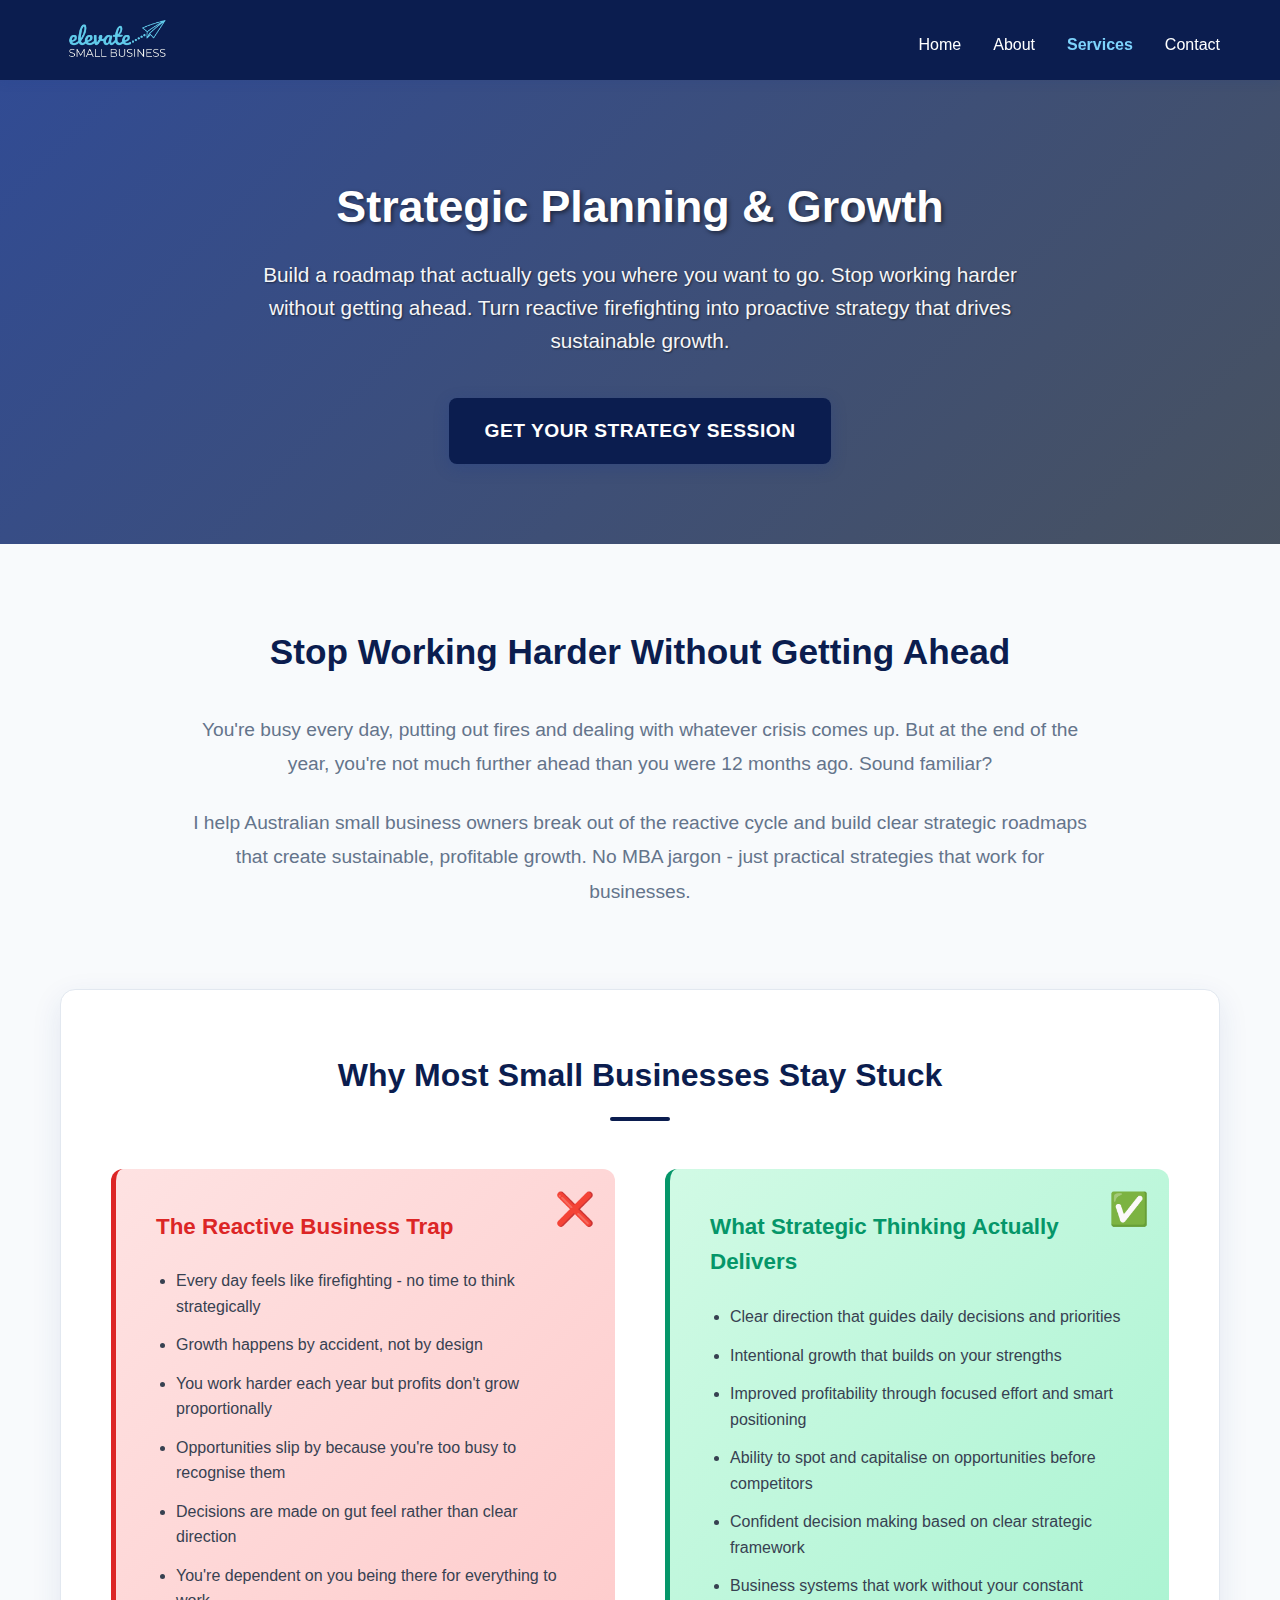
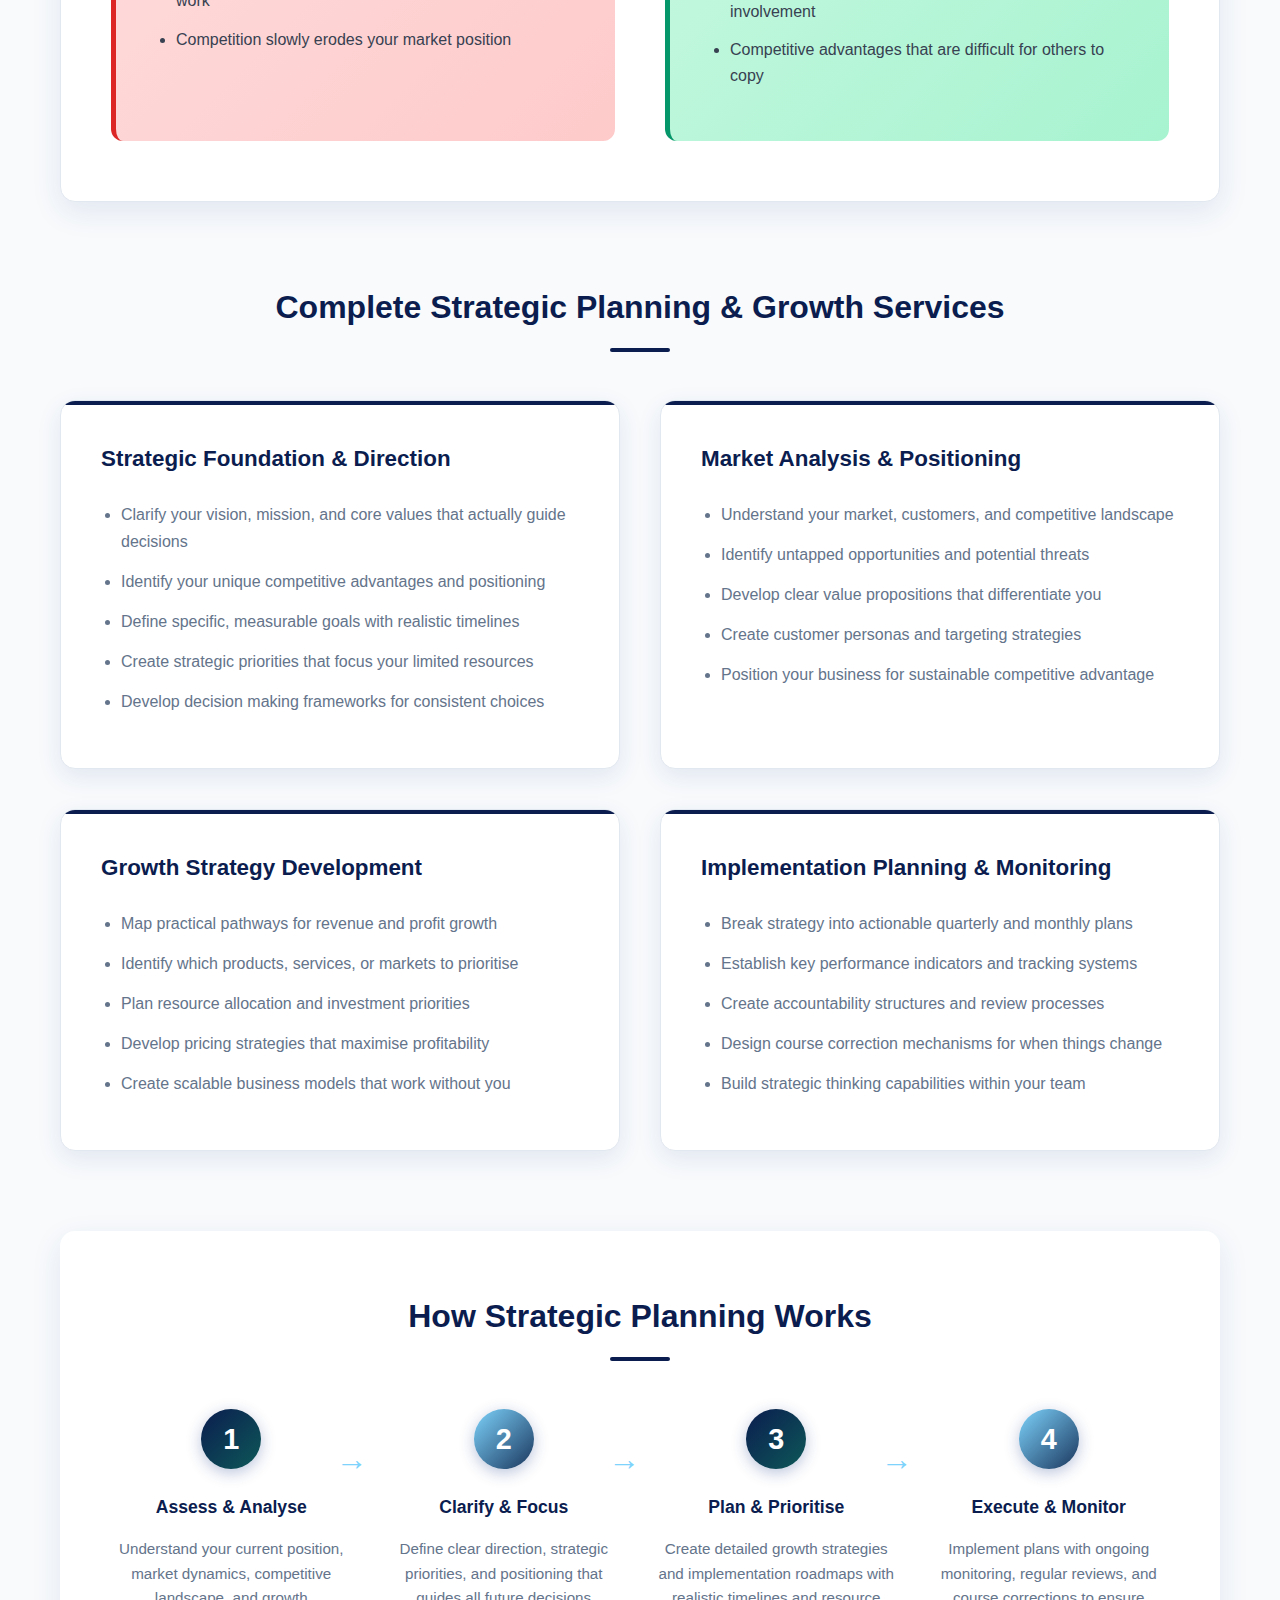
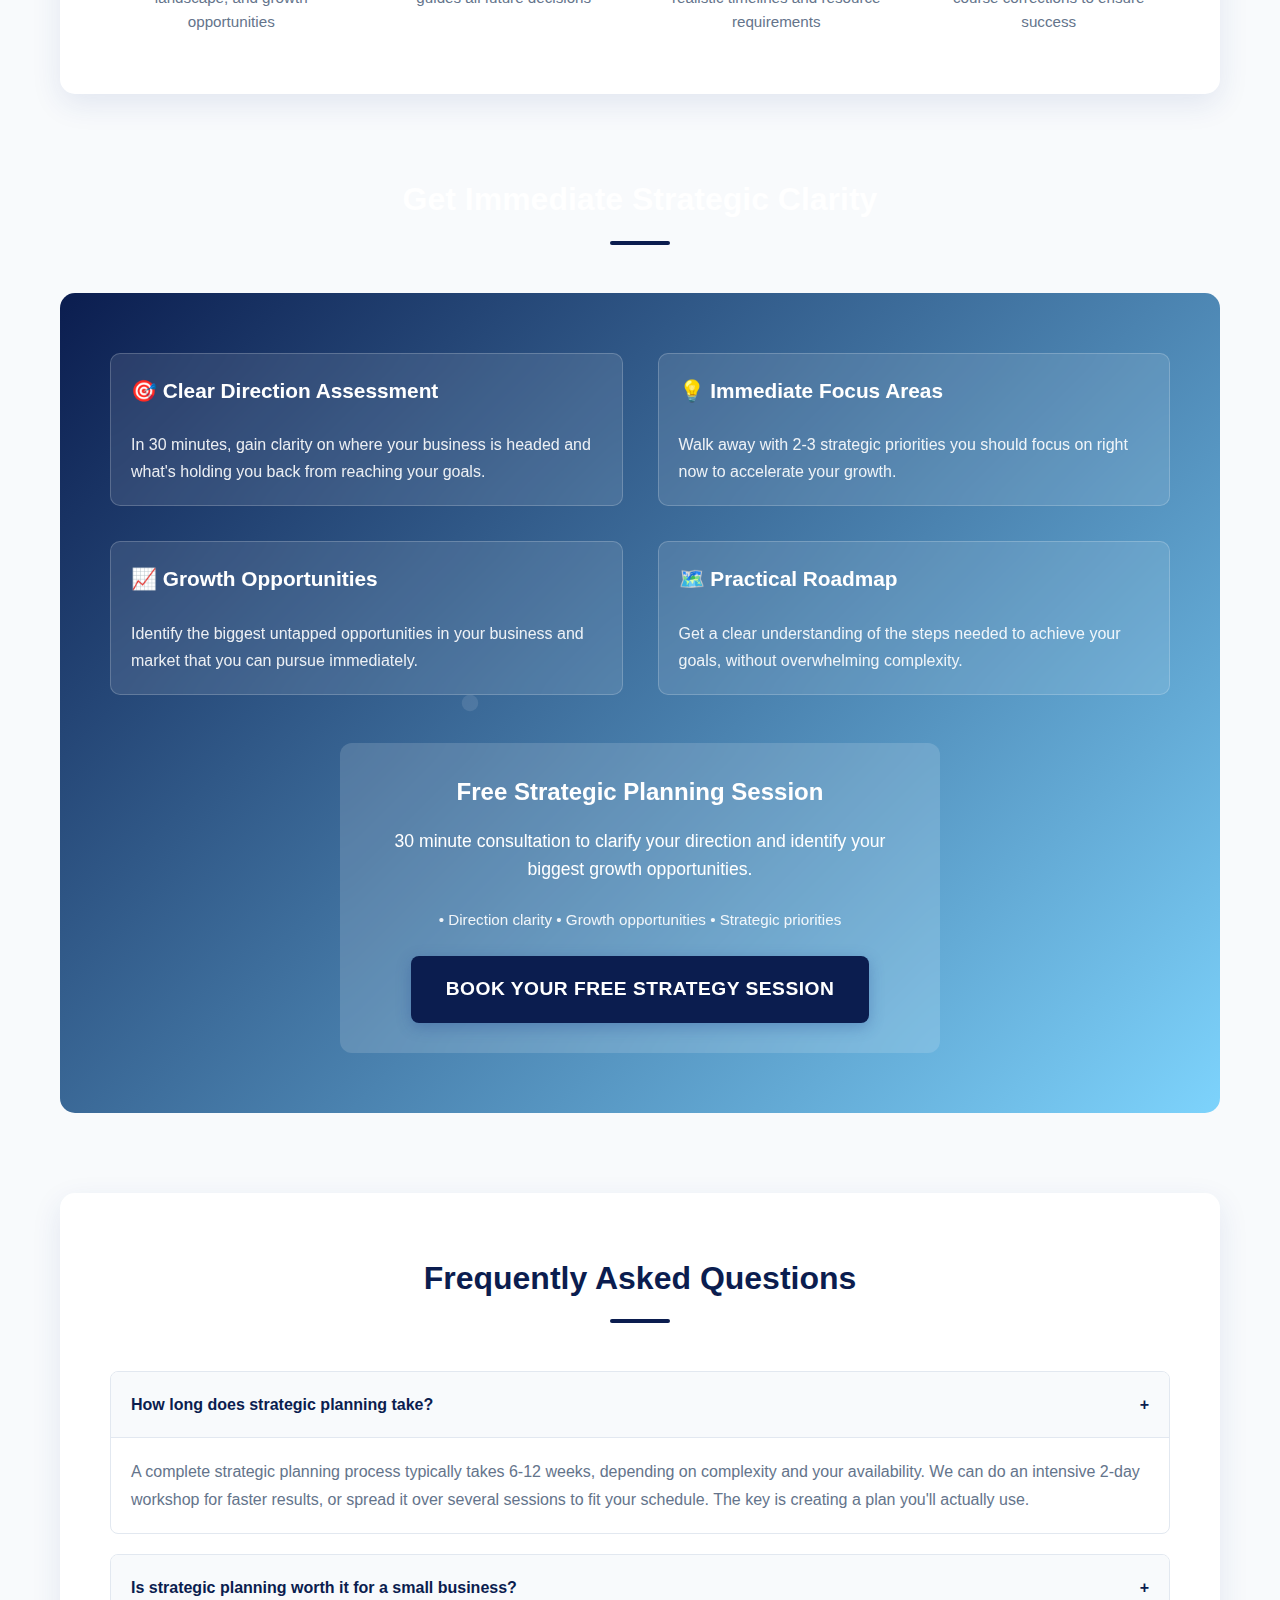
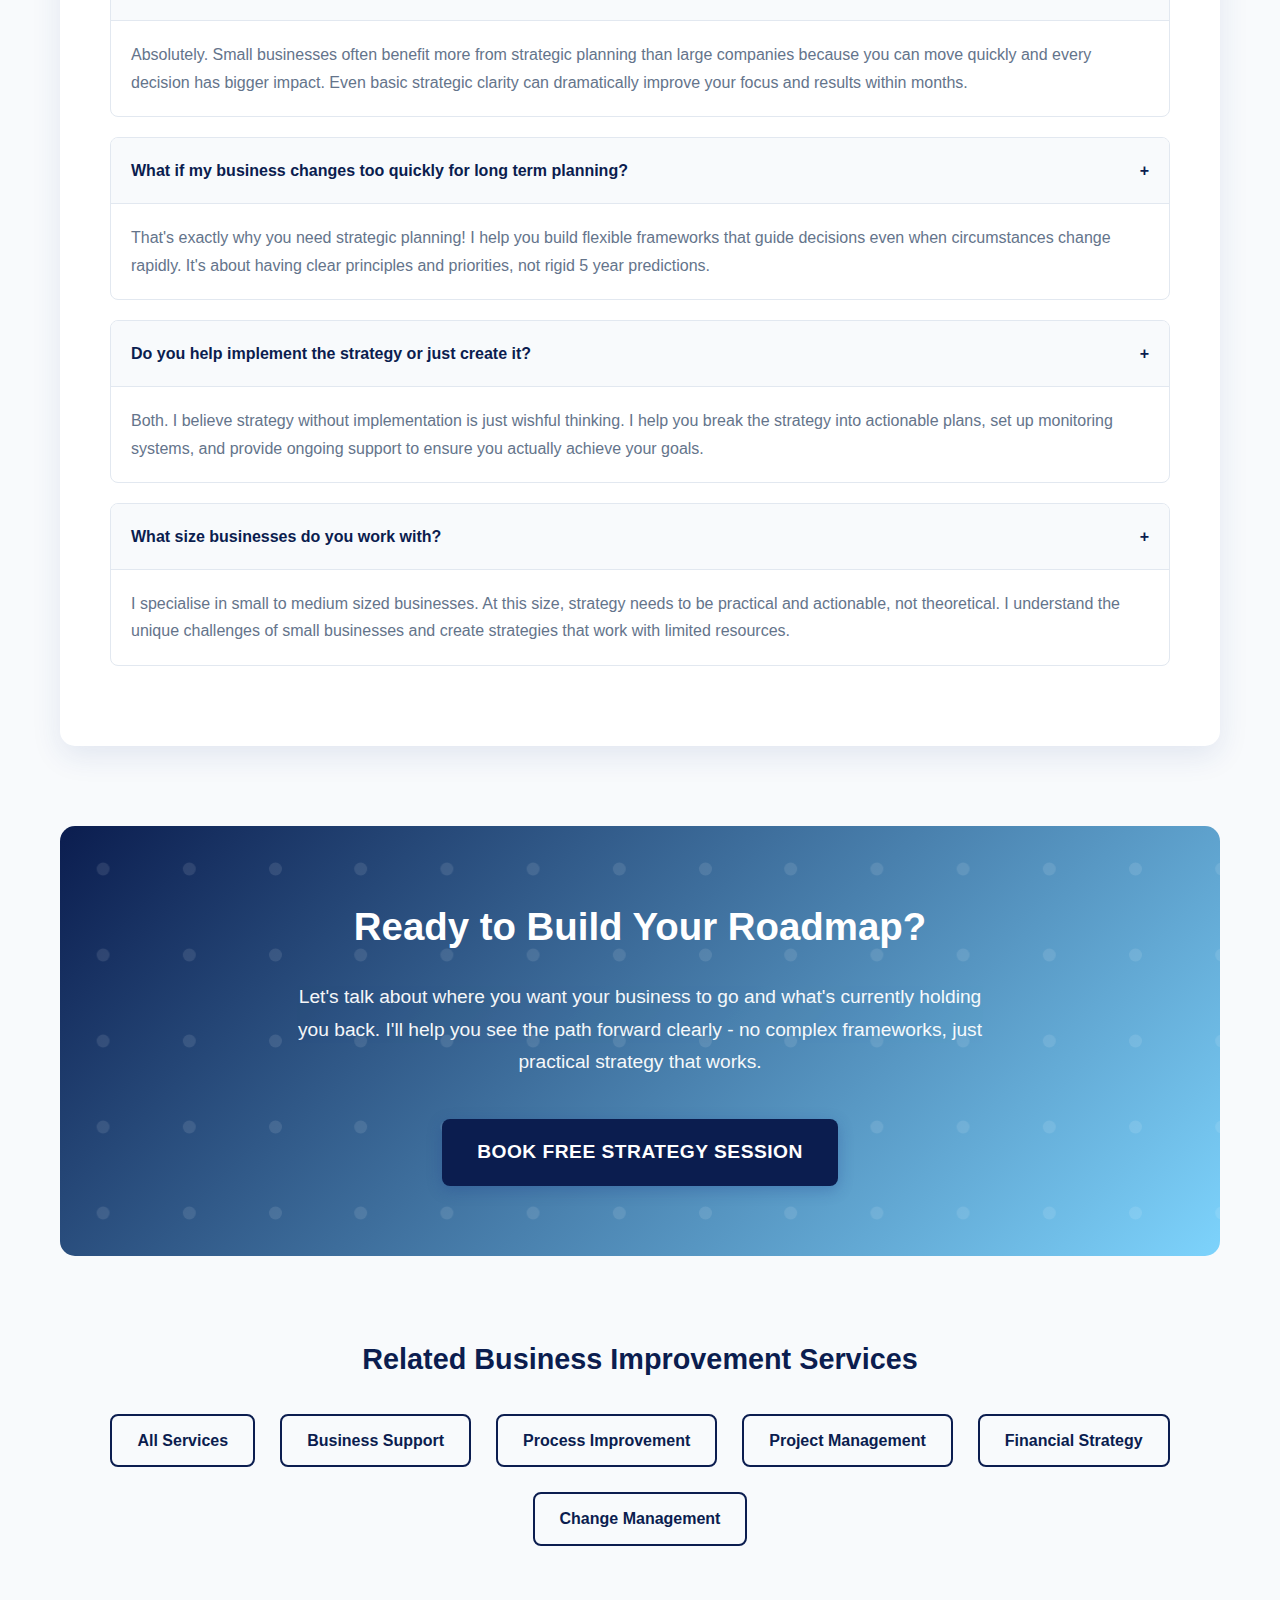
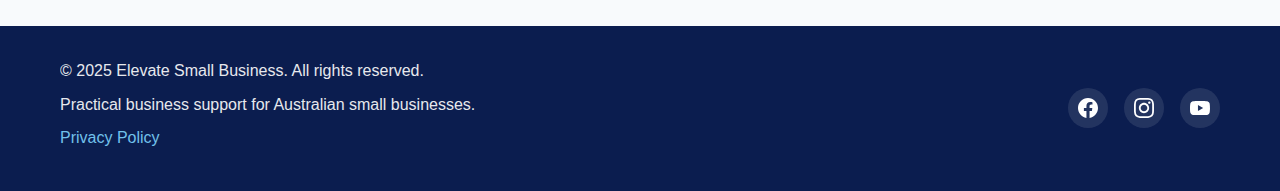
<file: services/strategic-planning-and-growth.html>
<!DOCTYPE html>
<html lang="en">
<head>
    <!-- Google tag (gtag.js) -->
    <script async src="https://www.googletagmanager.com/gtag/js?id=G-X0D980T1FJ"></script>
    <script>
      window.dataLayer = window.dataLayer || [];
      function gtag(){dataLayer.push(arguments);}
      gtag('js', new Date());
      gtag('config', 'G-X0D980T1FJ');
    </script>

    <!-- Performance Optimizations -->
    <link rel="preconnect" href="https://www.googletagmanager.com">
    <link rel="dns-prefetch" href="//www.googletagmanager.com">
    <meta http-equiv="X-UA-Compatible" content="IE=edge">
    
    <!-- Basic Meta Tags -->
    <meta charset="UTF-8">
    <meta name="viewport" content="width=device-width, initial-scale=1.0">
    
    <!-- Enhanced SEO Meta Tags -->
    <title>Strategic Planning & Growth Adelaide | Small Business Strategy Consultant Australia</title>
    <meta name="description" content="Stop working harder without getting ahead! Strategic planning consultant in Adelaide helping small businesses build clear roadmaps for sustainable growth. Turn reactive firefighting into proactive strategy.">
    <meta name="keywords" content="strategic planning Adelaide, business growth strategy Australia, small business consultant Adelaide, business planning consultant, growth strategy Adelaide, business development Australia">
    <meta name="author" content="Elevate Small Business">
    <meta name="robots" content="index, follow">
    
    <!-- Local SEO -->
    <meta name="geo.region" content="AU-SA">
    <meta name="geo.placename" content="Adelaide">
    <meta name="geo.position" content="-34.9285;138.6007">
    <meta name="ICBM" content="-34.9285, 138.6007">
    
    <!-- Open Graph / Social Media -->
    <meta property="og:type" content="website">
    <meta property="og:title" content="Strategic Planning & Growth Adelaide | Small Business Strategy Consultant">
    <meta property="og:description" content="Build a roadmap that actually gets you where you want to go. Adelaide strategic planning consultant specializing in micro business growth strategies that work.">
    <meta property="og:url" content="https://elevatesmallbusiness.com.au/services/strategic-planning.html">
    <meta property="og:site_name" content="Elevate Small Business">
    <meta property="og:locale" content="en_AU">
    
    <!-- Twitter Card -->
    <meta name="twitter:card" content="summary_large_image">
    <meta name="twitter:title" content="Strategic Planning & Growth Adelaide | Small Business Strategy Consultant">
    <meta name="twitter:description" content="Transform your business from reactive to strategic. Growth planning that fits your resources and actually gets results.">
    
    <!-- Canonical URL -->
    <link rel="canonical" href="https://elevatesmallbusiness.com.au/services/strategic-planning.html">
    
    <!-- Structured Data Schema -->
    <script type="application/ld+json">
    {
      "@context": "https://schema.org",
      "@type": "ProfessionalService",
      "name": "Elevate Small Business - Strategic Planning & Growth",
      "description": "Strategic planning and business growth consulting for small businesses in Adelaide and South Australia. Clear roadmaps, actionable strategies, sustainable growth.",
      "url": "https://elevatesmallbusiness.com.au/services/strategic-planning.html",
      "telephone": "+61400953189",
      "priceRange": "$2500-$10000",
      "address": {
        "@type": "PostalAddress",
        "addressLocality": "Adelaide",
        "addressRegion": "SA",
        "addressCountry": "AU"
      },
      "geo": {
        "@type": "GeoCoordinates",
        "latitude": -34.9285,
        "longitude": 138.6007
      },
      "areaServed": [
        {
          "@type": "State",
          "name": "South Australia"
        },
        {
          "@type": "Country", 
          "name": "Australia"
        }
      ],
      "serviceType": [
        "Strategic Planning Consulting",
        "Business Growth Strategy",
        "Market Analysis & Planning",
        "Competitive Positioning",
        "Business Development Strategy"
      ],
      "hasOfferCatalog": {
        "@type": "OfferCatalog",
        "name": "Strategic Planning Services",
        "itemListElement": [
          {
            "@type": "Offer",
            "itemOffered": {
              "@type": "Service",
              "name": "Strategic Planning Intensive",
              "description": "Comprehensive business strategy development with actionable roadmap"
            },
            "price": "5500",
            "priceCurrency": "AUD"
          },
          {
            "@type": "Offer",
            "itemOffered": {
              "@type": "Service", 
              "name": "Growth Strategy Development",
              "description": "Market analysis, competitive positioning, and growth planning"
            },
            "priceRange": "2500-7500",
            "priceCurrency": "AUD"
          }
        ]
      }
    }
    </script>
    
    <style>
        /* ===== BRAND COLORS ===== */
        :root {
            /* Core Brand Colors */
            --navy-primary: #0b1d4f;
            --light-blue-secondary: #7dd3fc;
            
            /* Strategic Accents */
            --navy-action: #0b1d4f;
            --light-blue-highlight: #7dd3fc;
            
            /* Supporting Colors */
            --gray-text: #64748b;
            --gray-light: #e2e8f0;
            --white-clean: #f8fafc;
            --white-pure: #ffffff;
        }

        /* Reset and Base */
        * {
            margin: 0;
            padding: 0;
            box-sizing: border-box;
        }

        body {
            font-family: 'Segoe UI', Tahoma, Geneva, Verdana, sans-serif;
            line-height: 1.6;
            color: var(--gray-text);
            background-color: var(--white-clean);
            margin: 0;
            padding-top: 80px;
        }

        .container {
            max-width: 1200px;
            margin: 0 auto;
            padding: 0 20px;
        }

        /* ===== NAVIGATION ===== */
        nav {
            background: var(--navy-primary);
            box-shadow: 0 2px 10px rgba(30, 58, 138, 0.15);
            position: fixed;
            width: 100%;
            top: 0;
            z-index: 1000;
            height: 80px;
        }

        nav .container {
            display: flex;
            justify-content: space-between;
            align-items: center;
            padding: 1rem 20px;
        }

        .logo-img {
            height: 50px;
            width: auto;
            max-width: 200px;
        }

        .nav-links {
            display: flex;
            list-style: none;
            gap: 2rem;
        }

        .nav-links a {
            text-decoration: none;
            color: var(--white-pure);
            font-weight: 500;
            transition: color 0.3s ease;
        }

        .nav-links a:hover {
            color: var(--light-blue-highlight);
        }

        .nav-links a.active {
            color: var(--light-blue-highlight);
            font-weight: bold;
        }

        .mobile-menu-btn {
            display: none;
            background: none;
            border: none;
            color: var(--white-pure);
            font-size: 1.5rem;
            cursor: pointer;
        }

        /* ===== HERO SECTION ===== */
        .hero {
            background: linear-gradient(135deg, rgba(30, 58, 138, 0.9) 0%, rgba(55, 65, 81, 0.9) 100%), 
                        url('data:image/svg+xml,<svg xmlns="http://www.w3.org/2000/svg" viewBox="0 0 1000 300"><defs><linearGradient id="grad" x1="0%" y1="0%" x2="100%" y2="0%"><stop offset="0%" style="stop-color:%230f766e;stop-opacity:0.1" /><stop offset="100%" style="stop-color:%23374151;stop-opacity:0.1" /></linearGradient></defs><rect width="1000" height="300" fill="url(%23grad)"/></svg>');
            color: var(--white-pure);
            padding: 100px 0 80px 0;
            text-align: center;
            min-height: 50vh;
            display: flex;
            align-items: center;
            background-size: cover;
            background-position: center;
        }

        .hero h1 {
            font-size: 2.8rem;
            margin-bottom: 1.5rem;
            font-weight: 700;
            text-shadow: 2px 2px 4px rgba(0,0,0,0.5);
            line-height: 1.2;
        }

        .hero p {
            font-size: 1.3rem;
            margin-bottom: 2.5rem;
            opacity: 0.95;
            line-height: 1.6;
            text-shadow: 1px 1px 2px rgba(0,0,0,0.5);
            max-width: 800px;
            margin-left: auto;
            margin-right: auto;
        }

        /* ===== BUTTONS ===== */
        .cta-button {
            display: inline-block;
            background: var(--navy-action);
            color: var(--white-pure);
            padding: 18px 35px;
            text-decoration: none;
            border-radius: 8px;
            font-weight: bold;
            font-size: 1.2rem;
            transition: all 0.3s ease;
            box-shadow: 0 4px 15px rgba(30, 58, 138, 0.3);
            text-transform: uppercase;
            letter-spacing: 0.5px;
        }

        .cta-button:hover {
            background: #1a365d;
            transform: translateY(-3px);
            box-shadow: 0 8px 25px rgba(30, 58, 138, 0.4);
        }

        .secondary-button {
            display: inline-block;
            background: transparent;
            color: var(--white-pure);
            padding: 18px 35px;
            text-decoration: none;
            border: 2px solid var(--white-pure);
            border-radius: 8px;
            font-weight: bold;
            font-size: 1.1rem;
            transition: all 0.3s ease;
        }

        .secondary-button:hover {
            background: var(--white-pure);
            color: var(--navy-primary);
            transform: translateY(-2px);
        }

        /* ===== MAIN CONTENT ===== */
        .main-content {
            padding: 80px 0;
            background: var(--white-clean);
        }

        .intro-section {
            max-width: 900px;
            margin: 0 auto 80px auto;
            text-align: center;
        }

        .intro-section h2 {
            color: var(--navy-primary);
            font-size: 2.2rem;
            margin-bottom: 2rem;
            font-weight: 700;
        }

        .intro-section p {
            font-size: 1.2rem;
            line-height: 1.8;
            color: var(--gray-text);
            margin-bottom: 1.5rem;
        }

        .section-title {
            color: var(--navy-primary);
            font-size: 2rem;
            margin-bottom: 3rem;
            text-align: center;
            font-weight: 700;
            position: relative;
        }

        .section-title::after {
            content: '';
            display: block;
            width: 60px;
            height: 4px;
            background: var(--navy-action);
            margin: 15px auto 0;
            border-radius: 2px;
        }

        /* ===== PROBLEM SOLUTION SECTION ===== */
        .problem-solution {
            background: var(--white-pure);
            padding: 60px 50px;
            border-radius: 15px;
            box-shadow: 0 10px 30px rgba(30, 58, 138, 0.1);
            margin-bottom: 80px;
            border: 1px solid var(--gray-light);
        }

        .problem-solution-grid {
            display: grid;
            grid-template-columns: 1fr 1fr;
            gap: 50px;
            margin-top: 3rem;
        }

        .problem-side {
            padding: 40px;
            background: linear-gradient(135deg, #fee2e2 0%, #fecaca 100%);
            border-radius: 12px;
            border-left: 5px solid #dc2626;
            position: relative;
        }

        .solution-side {
            padding: 40px;
            background: linear-gradient(135deg, #d1fae5 0%, #a7f3d0 100%);
            border-radius: 12px;
            border-left: 5px solid #059669;
            position: relative;
        }

        .problem-side::before {
            content: '❌';
            position: absolute;
            top: 15px;
            right: 20px;
            font-size: 2rem;
        }

        .solution-side::before {
            content: '✅';
            position: absolute;
            top: 15px;
            right: 20px;
            font-size: 2rem;
        }

        .problem-side h4 {
            color: #dc2626;
            margin-bottom: 1.5rem;
            font-size: 1.4rem;
            font-weight: 700;
        }

        .solution-side h4 {
            color: #059669;
            margin-bottom: 1.5rem;
            font-size: 1.4rem;
            font-weight: 700;
        }

        .problem-side ul,
        .solution-side ul {
            margin-left: 20px;
            color: #374151;
        }

        .problem-side ul li,
        .solution-side ul li {
            margin-bottom: 0.8rem;
            line-height: 1.6;
            font-weight: 500;
        }

        /* ===== CARDS ===== */
        .card-grid {
            display: grid;
            grid-template-columns: repeat(2, 1fr);
            gap: 2.5rem;
            margin-bottom: 80px;
        }
        
        @media (max-width: 768px) {
            .card-grid {
                grid-template-columns: 1fr;
            }
        }

        .card {
            background: var(--white-pure);
            padding: 2.5rem;
            border-radius: 15px;
            box-shadow: 0 8px 25px rgba(30, 58, 138, 0.1);
            border: 1px solid var(--gray-light);
            transition: all 0.4s ease;
            position: relative;
            overflow: hidden;
        }

        .card::before {
            content: '';
            position: absolute;
            top: 0;
            left: 0;
            width: 100%;
            height: 4px;
            background: linear-gradient(90deg, var(--navy-primary) 0%, var(--navy-action) 100%);
        }

        .card:hover {
            transform: translateY(-8px);
            box-shadow: 0 15px 40px rgba(30, 58, 138, 0.2);
        }

        .card h4 {
            color: var(--navy-primary);
            margin-bottom: 1.5rem;
            font-size: 1.4rem;
            font-weight: 700;
        }

        .card ul {
            color: var(--gray-text);
            line-height: 1.7;
            margin-left: 20px;
        }

        .card ul li {
            margin-bottom: 0.8rem;
            font-weight: 500;
        }

        /* ===== PROCESS SECTION ===== */
        .process-section {
            background: var(--white-pure);
            padding: 60px 50px;
            border-radius: 15px;
            box-shadow: 0 10px 30px rgba(30, 58, 138, 0.1);
            margin-bottom: 80px;
        }

        .process-grid {
            display: grid;
            grid-template-columns: repeat(4, 1fr);
            gap: 30px;
            margin-top: 3rem;
        }

        .process-step {
            text-align: center;
            position: relative;
        }

        .process-step::after {
            content: '→';
            position: absolute;
            top: 25px;
            right: -15px;
            color: var(--light-blue-highlight);
            font-size: 2rem;
            font-weight: bold;
        }

        .process-step:last-child::after {
            display: none;
        }

        .step-number {
            background: linear-gradient(135deg, var(--navy-primary) 0%, #0d5858 100%);
            color: var(--white-pure);
            width: 60px;
            height: 60px;
            border-radius: 50%;
            display: flex;
            align-items: center;
            justify-content: center;
            margin: 0 auto 1.5rem auto;
            font-size: 1.8rem;
            font-weight: bold;
            box-shadow: 0 4px 15px rgba(30, 58, 138, 0.3);
        }

        .step-number.amber {
            background: linear-gradient(135deg, var(--light-blue-highlight) 0%, #1a365d 100%);
        }

        .process-step h4 {
            color: var(--navy-primary);
            margin-bottom: 1rem;
            font-weight: 700;
            font-size: 1.1rem;
        }

        .process-step p {
            color: var(--gray-text);
            font-size: 0.95rem;
            line-height: 1.6;
            font-weight: 500;
        }

        /* ===== BENEFITS SECTION ===== */
        .benefits-section {
            background: linear-gradient(135deg, var(--navy-primary) 0%, var(--light-blue-secondary) 100%);
            color: var(--white-pure);
            padding: 60px 50px;
            border-radius: 15px;
            margin-bottom: 80px;
            position: relative;
            overflow: hidden;
        }

        .benefits-section::before {
            content: '';
            position: absolute;
            top: 0;
            left: 0;
            right: 0;
            bottom: 0;
            background: url('data:image/svg+xml,<svg xmlns="http://www.w3.org/2000/svg" viewBox="0 0 100 100"><defs><pattern id="grain" width="100" height="100" patternUnits="userSpaceOnUse"><circle cx="50" cy="50" r="1" fill="white" opacity="0.1"/></pattern></defs><rect width="100" height="100" fill="url(%23grain)"/></svg>');
            pointer-events: none;
        }

        .benefits-grid {
            display: grid;
            grid-template-columns: repeat(2, 1fr);
            gap: 35px;
            position: relative;
            z-index: 1;
        }
        
        @media (max-width: 768px) {
            .benefits-grid {
                grid-template-columns: 1fr;
            }
        }

        .benefit-item {
            padding: 20px;
            border-radius: 10px;
            background: rgba(255, 255, 255, 0.1);
            backdrop-filter: blur(10px);
            border: 1px solid rgba(255, 255, 255, 0.2);
        }

        .benefit-item h4 {
            color: var(--white-pure);
            margin-bottom: 1.5rem;
            font-size: 1.3rem;
            font-weight: 700;
        }

        .benefit-item p {
            color: rgba(255, 255, 255, 0.9);
            font-size: 1rem;
            line-height: 1.7;
            font-weight: 500;
        }

        /* ===== FAQ SECTION ===== */
        .faq-section {
            background: var(--white-pure);
            padding: 60px 50px;
            border-radius: 15px;
            box-shadow: 0 10px 30px rgba(30, 58, 138, 0.1);
            margin-bottom: 80px;
        }

        .faq-item {
            margin-bottom: 20px;
            border: 1px solid var(--gray-light);
            border-radius: 8px;
            overflow: hidden;
        }

        .faq-question {
            background: var(--white-clean);
            padding: 20px;
            font-weight: 700;
            color: var(--navy-primary);
            cursor: pointer;
            display: flex;
            justify-content: space-between;
            align-items: center;
        }

        .faq-question:hover {
            background: #e2e8f0;
        }

        .faq-answer {
            padding: 20px;
            color: var(--gray-text);
            line-height: 1.7;
            border-top: 1px solid var(--gray-light);
        }

        /* ===== CTA SECTION ===== */
        .cta-section {
            background: linear-gradient(135deg, var(--navy-primary) 0%, var(--light-blue-secondary) 100%);
            color: var(--white-pure);
            padding: 70px 50px;
            border-radius: 15px;
            text-align: center;
            margin-bottom: 80px;
            position: relative;
            overflow: hidden;
        }

        .cta-section::before {
            content: '';
            position: absolute;
            top: 0;
            left: 0;
            right: 0;
            bottom: 0;
            background: url('data:image/svg+xml,<svg xmlns="http://www.w3.org/2000/svg" viewBox="0 0 100 100"><defs><pattern id="dots" width="20" height="20" patternUnits="userSpaceOnUse"><circle cx="10" cy="10" r="1.5" fill="white" opacity="0.1"/></pattern></defs><rect width="100" height="100" fill="url(%23dots)"/></svg>');
            pointer-events: none;
        }

        .cta-section h3 {
            color: var(--white-pure);
            font-size: 2.4rem;
            margin-bottom: 1.5rem;
            font-weight: 700;
            position: relative;
            z-index: 1;
        }

        .cta-section p {
            font-size: 1.2rem;
            margin-bottom: 2.5rem;
            opacity: 0.95;
            max-width: 700px;
            margin-left: auto;
            margin-right: auto;
            line-height: 1.7;
            position: relative;
            z-index: 1;
        }

        .cta-buttons {
            display: flex;
            gap: 25px;
            justify-content: center;
            flex-wrap: wrap;
            position: relative;
            z-index: 1;
        }

        /* ===== RELATED SERVICES ===== */
        .related-services {
            text-align: center;
        }

        .related-services h3 {
            color: var(--navy-primary);
            font-size: 1.8rem;
            margin-bottom: 2rem;
            font-weight: 700;
        }

        .service-links {
            display: flex;
            gap: 25px;
            justify-content: center;
            flex-wrap: wrap;
        }

        .service-link {
            color: var(--navy-primary);
            text-decoration: none;
            padding: 12px 25px;
            border: 2px solid var(--navy-primary);
            border-radius: 8px;
            transition: all 0.3s ease;
            font-weight: 600;
        }

        .service-link:hover {
            background: var(--navy-primary);
            color: var(--white-pure);
            transform: translateY(-2px);
        }

        /* ===== FOOTER ===== */
        footer {
            background: var(--navy-primary);
            color: var(--white-pure);
            padding: 2rem 0;
        }

        .footer-content {
            max-width: 1200px;
            margin: 0 auto;
            padding: 0 20px;
            display: flex;
            justify-content: space-between;
            align-items: center;
            flex-wrap: wrap;
            gap: 2rem;
        }

        .footer-info {
            text-align: left;
        }

        .footer-info p {
            margin-bottom: 0.5rem;
            opacity: 0.9;
        }

        .footer-info a {
            color: var(--light-blue-highlight);
            text-decoration: none;
        }

        .footer-info a:hover {
            text-decoration: underline;
        }

        .social-section {
            display: flex;
            align-items: center;
        }

        .social-links {
            display: flex;
            gap: 1rem;
        }

        .social-link {
            display: flex;
            align-items: center;
            justify-content: center;
            width: 40px;
            height: 40px;
            border-radius: 50%;
            background: rgba(255, 255, 255, 0.1);
            transition: all 0.3s ease;
            text-decoration: none;
        }

        .social-link svg {
            width: 20px;
            height: 20px;
            fill: var(--white-pure);
            transition: fill 0.3s ease;
        }

        .social-link.facebook:hover {
            background: #1877f2;
            transform: translateY(-2px);
        }

        .social-link.instagram:hover {
            background: linear-gradient(45deg, #f09433 0%, #e6683c 25%, #dc2743 50%, #cc2366 75%, #bc1888 100%);
            transform: translateY(-2px);
        }

        .social-link.youtube:hover {
            background: #ff0000;
            transform: translateY(-2px);
        }

        /* ===== RESPONSIVE ===== */
        @media (max-width: 1024px) {
            .process-grid {
                grid-template-columns: repeat(2, 1fr);
                gap: 30px;
            }
            
            .problem-solution-grid {
                grid-template-columns: 1fr;
                gap: 40px;
            }

            .hero h1 {
                font-size: 2.4rem;
            }

            .process-step::after {
                display: none;
            }
        }

        @media (max-width: 768px) {
            .nav-links {
                display: none;
            }
            
            .mobile-menu-btn {
                display: block;
            }
            
            .hero {
                padding: 80px 0 60px 0;
            }
            
            .hero h1 {
                font-size: 2rem;
            }
            
            .hero p {
                font-size: 1.1rem;
            }
            
            .card-grid,
            .process-grid,
            .benefits-grid {
                grid-template-columns: 1fr;
                gap: 25px;
            }
            
            .cta-buttons {
                flex-direction: column;
                align-items: center;
            }
            
            .service-links {
                flex-direction: column;
                align-items: center;
            }

            .problem-solution,
            .process-section,
            .faq-section,
            .cta-section {
                padding: 40px 25px;
            }

            .section-title {
                font-size: 1.6rem;
            }

            .intro-section h2 {
                font-size: 1.8rem;
            }

            /* Footer responsive styles */
            .footer-content {
                flex-direction: column;
                text-align: center;
                gap: 1.5rem;
            }

            .footer-info {
                text-align: center;
            }

            .social-links {
                gap: 1.5rem;
            }

            .social-link {
                width: 45px;
                height: 45px;
            }

            .social-link svg {
                width: 22px;
                height: 22px;
            }
        }

        @media (max-width: 480px) {
            .container {
                padding: 0 15px;
            }

            .hero h1 {
                font-size: 1.8rem;
            }

            .hero p {
                font-size: 1rem;
            }

            .cta-button,
            .secondary-button {
                padding: 15px 25px;
                font-size: 1rem;
            }
        }
    </style>
</head>

<body>
    <!-- Navigation -->
    <nav>
        <div class="container">
            <div class="logo">
                <img src="/images/Elevate Small Business - rectangle.jpg" alt="Elevate Small Business" class="logo-img">
            </div>
            <ul class="nav-links">
                <li><a href="/index.html">Home</a></li>
                <li><a href="/pages/about.html">About</a></li>
                <li><a href="/pages/services.html" class="active">Services</a></li>
                <li><a href="/pages/contact.html">Contact</a></li>
            </ul>
            
            <button class="mobile-menu-btn" aria-label="Toggle mobile menu">☰</button>
        </div>
    </nav>

    <!-- Hero Section -->
    <section class="hero">
        <div class="container">
            <h1>Strategic Planning & Growth</h1>
            <p>Build a roadmap that actually gets you where you want to go. Stop working harder without getting ahead. Turn reactive firefighting into proactive strategy that drives sustainable growth.</p>
            <a href="/pages/contact.html" class="cta-button">Get Your Strategy Session</a>
        </div>
    </section>

    <!-- Main Content -->
    <main class="main-content">
        <div class="container">
            
            <!-- Introduction -->
            <section class="intro-section">
                <h2>Stop Working Harder Without Getting Ahead</h2>
                <p>You're busy every day, putting out fires and dealing with whatever crisis comes up. But at the end of the year, you're not much further ahead than you were 12 months ago. Sound familiar?</p>
                <p>I help Australian small business owners break out of the reactive cycle and build clear strategic roadmaps that create sustainable, profitable growth. No MBA jargon - just practical strategies that work for businesses.</p>
            </section>

            <!-- Problem vs Solution -->
            <section class="problem-solution">
                <h3 class="section-title">Why Most Small Businesses Stay Stuck</h3>
                <div class="problem-solution-grid">
                    
                    <div class="problem-side">
                        <h4>The Reactive Business Trap</h4>
                        <ul>
                            <li>Every day feels like firefighting - no time to think strategically</li>
                            <li>Growth happens by accident, not by design</li>
                            <li>You work harder each year but profits don't grow proportionally</li>
                            <li>Opportunities slip by because you're too busy to recognise them</li>
                            <li>Decisions are made on gut feel rather than clear direction</li>
                            <li>You're dependent on you being there for everything to work</li>
                            <li>Competition slowly erodes your market position</li>
                        </ul>
                    </div>

                    <div class="solution-side">
                        <h4>What Strategic Thinking Actually Delivers</h4>
                        <ul>
                            <li>Clear direction that guides daily decisions and priorities</li>
                            <li>Intentional growth that builds on your strengths</li>
                            <li>Improved profitability through focused effort and smart positioning</li>
                            <li>Ability to spot and capitalise on opportunities before competitors</li>
                            <li>Confident decision making based on clear strategic framework</li>
                            <li>Business systems that work without your constant involvement</li>
                            <li>Competitive advantages that are difficult for others to copy</li>
                        </ul>
                    </div>

                </div>
            </section>

            <!-- What's Included -->
            <section aria-labelledby="services-heading">
                <h3 id="services-heading" class="section-title">Complete Strategic Planning & Growth Services</h3>
                <div class="card-grid">
                    
                    <article class="card">
                        <h4>Strategic Foundation & Direction</h4>
                        <ul>
                            <li>Clarify your vision, mission, and core values that actually guide decisions</li>
                            <li>Identify your unique competitive advantages and positioning</li>
                            <li>Define specific, measurable goals with realistic timelines</li>
                            <li>Create strategic priorities that focus your limited resources</li>
                            <li>Develop decision making frameworks for consistent choices</li>
                        </ul>
                    </article>

                    <article class="card">
                        <h4>Market Analysis & Positioning</h4>
                        <ul>
                            <li>Understand your market, customers, and competitive landscape</li>
                            <li>Identify untapped opportunities and potential threats</li>
                            <li>Develop clear value propositions that differentiate you</li>
                            <li>Create customer personas and targeting strategies</li>
                            <li>Position your business for sustainable competitive advantage</li>
                        </ul>
                    </article>

                    <article class="card">
                        <h4>Growth Strategy Development</h4>
                        <ul>
                            <li>Map practical pathways for revenue and profit growth</li>
                            <li>Identify which products, services, or markets to prioritise</li>
                            <li>Plan resource allocation and investment priorities</li>
                            <li>Develop pricing strategies that maximise profitability</li>
                            <li>Create scalable business models that work without you</li>
                        </ul>
                    </article>

                    <article class="card">
                        <h4>Implementation Planning & Monitoring</h4>
                        <ul>
                            <li>Break strategy into actionable quarterly and monthly plans</li>
                            <li>Establish key performance indicators and tracking systems</li>
                            <li>Create accountability structures and review processes</li>
                            <li>Design course correction mechanisms for when things change</li>
                            <li>Build strategic thinking capabilities within your team</li>
                        </ul>
                    </article>

                </div>
            </section>

            <!-- How It Works -->
            <section class="process-section" aria-labelledby="process-heading">
                <h3 id="process-heading" class="section-title">How Strategic Planning Works</h3>
                <div class="process-grid">
                    
                    <div class="process-step">
                        <div class="step-number">1</div>
                        <h4>Assess & Analyse</h4>
                        <p>Understand your current position, market dynamics, competitive landscape, and growth opportunities</p>
                    </div>

                    <div class="process-step">
                        <div class="step-number amber">2</div>
                        <h4>Clarify & Focus</h4>
                        <p>Define clear direction, strategic priorities, and positioning that guides all future decisions</p>
                    </div>

                    <div class="process-step">
                        <div class="step-number">3</div>
                        <h4>Plan & Prioritise</h4>
                        <p>Create detailed growth strategies and implementation roadmaps with realistic timelines and resource requirements</p>
                    </div>

                    <div class="process-step">
                        <div class="step-number amber">4</div>
                        <h4>Execute & Monitor</h4>
                        <p>Implement plans with ongoing monitoring, regular reviews, and course corrections to ensure success</p>
                    </div>

                </div>
            </section>

            <!-- Benefits Section -->
            <section aria-labelledby="benefits-heading">
                <h3 id="benefits-heading" class="section-title" style="color: var(--white-pure);">Get Immediate Strategic Clarity</h3>
                <div class="benefits-section">
                    <div class="benefits-grid">
                        
                        <div class="benefit-item">
                            <h4>🎯 Clear Direction Assessment</h4>
                            <p>In 30 minutes, gain clarity on where your business is headed and what's holding you back from reaching your goals.</p>
                        </div>

                        <div class="benefit-item">
                            <h4>💡 Immediate Focus Areas</h4>
                            <p>Walk away with 2-3 strategic priorities you should focus on right now to accelerate your growth.</p>
                        </div>

                        <div class="benefit-item">
                            <h4>📈 Growth Opportunities</h4>
                            <p>Identify the biggest untapped opportunities in your business and market that you can pursue immediately.</p>
                        </div>

                        <div class="benefit-item">
                            <h4>🗺️ Practical Roadmap</h4>
                            <p>Get a clear understanding of the steps needed to achieve your goals, without overwhelming complexity.</p>
                        </div>

                    </div>
                    
                    <div style="text-align: center; margin-top: 3rem;">
                        <div style="background: rgba(255, 255, 255, 0.15); backdrop-filter: blur(10px); border-radius: 12px; padding: 30px; max-width: 600px; margin: 0 auto;">
                            <h4 style="color: var(--white-pure); font-size: 1.5rem; margin-bottom: 1rem;">Free Strategic Planning Session</h4>
                            <p style="color: var(--white-pure); font-size: 1.1rem; margin-bottom: 1.5rem;">30 minute consultation to clarify your direction and identify your biggest growth opportunities.</p>
                            <p style="color: rgba(255, 255, 255, 0.9); font-size: 0.95rem; margin-bottom: 1.5rem;">• Direction clarity • Growth opportunities • Strategic priorities</p>
                            <a href="/pages/contact.html" class="cta-button">Book Your Free Strategy Session</a>
                        </div>
                    </div>
                </div>
            </section>

            <!-- FAQ Section -->
            <section class="faq-section" aria-labelledby="faq-heading">
                <h3 id="faq-heading" class="section-title">Frequently Asked Questions</h3>
                
                <div class="faq-item">
                    <div class="faq-question">
                        <span>How long does strategic planning take?</span>
                        <span>+</span>
                    </div>
                    <div class="faq-answer">
                        A complete strategic planning process typically takes 6-12 weeks, depending on complexity and your availability. We can do an intensive 2-day workshop for faster results, or spread it over several sessions to fit your schedule. The key is creating a plan you'll actually use.
                    </div>
                </div>

                <div class="faq-item">
                    <div class="faq-question">
                        <span>Is strategic planning worth it for a small business?</span>
                        <span>+</span>
                    </div>
                    <div class="faq-answer">
                        Absolutely. Small businesses often benefit more from strategic planning than large companies because you can move quickly and every decision has bigger impact. Even basic strategic clarity can dramatically improve your focus and results within months.
                    </div>
                </div>

                <div class="faq-item">
                    <div class="faq-question">
                        <span>What if my business changes too quickly for long term planning?</span>
                        <span>+</span>
                    </div>
                    <div class="faq-answer">
                        That's exactly why you need strategic planning! I help you build flexible frameworks that guide decisions even when circumstances change rapidly. It's about having clear principles and priorities, not rigid 5 year predictions.
                    </div>
                </div>

                <div class="faq-item">
                    <div class="faq-question">
                        <span>Do you help implement the strategy or just create it?</span>
                        <span>+</span>
                    </div>
                    <div class="faq-answer">
                        Both. I believe strategy without implementation is just wishful thinking. I help you break the strategy into actionable plans, set up monitoring systems, and provide ongoing support to ensure you actually achieve your goals.
                    </div>
                </div>

                <div class="faq-item">
                    <div class="faq-question">
                        <span>What size businesses do you work with?</span>
                        <span>+</span>
                    </div>
                    <div class="faq-answer">
                        I specialise in small to medium sized businesses. At this size, strategy needs to be practical and actionable, not theoretical. I understand the unique challenges of small businesses and create strategies that work with limited resources.
                    </div>
                </div>
            </section>

            <!-- CTA Section -->
            <section class="cta-section">
                <h3>Ready to Build Your Roadmap?</h3>
                <p>Let's talk about where you want your business to go and what's currently holding you back. I'll help you see the path forward clearly - no complex frameworks, just practical strategy that works.</p>
                <div class="cta-buttons">
                    <a href="/pages/contact.html" class="cta-button">Book Free Strategy Session</a>
                </div>
            </section>

            <!-- Related Services -->
            <section class="related-services">
                <h3>Related Business Improvement Services</h3>
                <div class="service-links">
                    <a href="/pages/services.html" class="service-link">All Services</a>
                    <a href="/services/business-support.html" class="service-link">Business Support</a>
                    <a href="/services/process-improvement.html" class="service-link">Process Improvement</a>
                    <a href="/services/project-management.html" class="service-link">Project Management</a>
                    <a href="/services/financial-strategy.html" class="service-link">Financial Strategy</a>
                    <a href="/services/change-management.html" class="service-link">Change Management</a>
                </div>
            </section>

        </div>
    </main>

    <!-- Footer -->
    <footer>
        <div class="footer-content">
            <div class="footer-info">
                <p>&copy; 2025 Elevate Small Business. All rights reserved.</p>
                <p>Practical business support for Australian small businesses.</p>
                <p><a href="/pages/Privacy-Policy.html">Privacy Policy</a></p>
            </div>
            <div class="social-section">
                <div class="social-links">
                    <a href="https://www.facebook.com/elevatesmallbusiness/" class="social-link facebook" target="_blank" rel="noopener noreferrer" aria-label="Follow us on Facebook">
                        <svg viewBox="0 0 24 24" xmlns="http://www.w3.org/2000/svg">
                            <path d="M24 12.073c0-6.627-5.373-12-12-12s-12 5.373-12 12c0 5.99 4.388 10.954 10.125 11.854v-8.385H7.078v-3.47h3.047V9.43c0-3.007 1.792-4.669 4.533-4.669 1.312 0 2.686.235 2.686.235v2.953H15.83c-1.491 0-1.956.925-1.956 1.874v2.25h3.328l-.532 3.47h-2.796v8.385C19.612 23.027 24 18.062 24 12.073z"/>
                        </svg>
                    </a>
                    <a href="https://www.instagram.com/elevatesmallbusiness_/" class="social-link instagram" target="_blank" rel="noopener noreferrer" aria-label="Follow us on Instagram">
                        <svg viewBox="0 0 24 24" xmlns="http://www.w3.org/2000/svg">
                            <path d="M12 2.163c3.204 0 3.584.012 4.85.07 3.252.148 4.771 1.691 4.919 4.919.058 1.265.069 1.645.069 4.849 0 3.205-.012 3.584-.069 4.849-.149 3.225-1.664 4.771-4.919 4.919-1.266.058-1.644.07-4.85.07-3.204 0-3.584-.012-4.849-.07-3.26-.149-4.771-1.699-4.919-4.92-.058-1.265-.07-1.644-.07-4.849 0-3.204.013-3.583.07-4.849.149-3.227 1.664-4.771 4.919-4.919 1.266-.057 1.645-.069 4.849-.069zm0-2.163c-3.259 0-3.667.014-4.947.072-4.358.2-6.78 2.618-6.98 6.98-.059 1.281-.073 1.689-.073 4.948 0 3.259.014 3.668.072 4.948.2 4.358 2.618 6.78 6.98 6.98 1.281.058 1.689.072 4.948.072 3.259 0 3.668-.014 4.948-.072 4.354-.2 6.782-2.618 6.979-6.98.059-1.28.073-1.689.073-4.948 0-3.259-.014-3.667-.072-4.947-.196-4.354-2.617-6.78-6.979-6.98-1.281-.059-1.69-.073-4.949-.073zm0 5.838c-3.403 0-6.162 2.759-6.162 6.162s2.759 6.163 6.162 6.163 6.162-2.759 6.162-6.163c0-3.403-2.759-6.162-6.162-6.162zm0 10.162c-2.209 0-4-1.79-4-4 0-2.209 1.791-4 4-4s4 1.791 4 4c0 2.21-1.791 4-4 4zm6.406-11.845c-.796 0-1.441.645-1.441 1.44s.645 1.44 1.441 1.44c.795 0 1.439-.645 1.439-1.44s-.644-1.44-1.439-1.44z"/>
                        </svg>
                    </a>
                    <a href="https://www.youtube.com/@ElevateSmallBusiness" class="social-link youtube" target="_blank" rel="noopener noreferrer" aria-label="Subscribe to our YouTube channel">
                        <svg viewBox="0 0 24 24" xmlns="http://www.w3.org/2000/svg">
                            <path d="M23.498 6.186a3.016 3.016 0 0 0-2.122-2.136C19.505 3.545 12 3.545 12 3.545s-7.505 0-9.377.505A3.017 3.017 0 0 0 .502 6.186C0 8.07 0 12 0 12s0 3.93.502 5.814a3.016 3.016 0 0 0 2.122 2.136c1.871.505 9.376.505 9.376.505s7.505 0 9.377-.505a3.015 3.015 0 0 0 2.122-2.136C24 15.93 24 12 24 12s0-3.93-.502-5.814zM9.545 15.568V8.432L15.818 12l-6.273 3.568z"/>
                        </svg>
                    </a>
                </div>
            </div>
        </div>
    </footer>

    <!-- JavaScript for FAQ toggles and mobile menu -->
    <script>
        // FAQ Toggle Functionality
        document.querySelectorAll('.faq-question').forEach(question => {
            question.addEventListener('click', () => {
                const answer = question.nextElementSibling;
                const isOpen = answer.style.display === 'block';
                
                // Close all other FAQs
                document.querySelectorAll('.faq-answer').forEach(ans => {
                    ans.style.display = 'none';
                });
                document.querySelectorAll('.faq-question span:last-child').forEach(icon => {
                    icon.textContent = '+';
                });
                
                // Toggle current FAQ
                if (!isOpen) {
                    answer.style.display = 'block';
                    question.querySelector('span:last-child').textContent = '−';
                }
            });
        });

        // Mobile Menu Toggle
        document.querySelector('.mobile-menu-btn').addEventListener('click', () => {
            const navLinks = document.querySelector('.nav-links');
            navLinks.style.display = navLinks.style.display === 'flex' ? 'none' : 'flex';
        });

        // Smooth scrolling for anchor links
        document.querySelectorAll('a[href^="#"]').forEach(anchor => {
            anchor.addEventListener('click', function (e) {
                e.preventDefault();
                document.querySelector(this.getAttribute('href')).scrollIntoView({
                    behavior: 'smooth'
                });
            });
        });
    </script>
</body>
</html>
</file>
